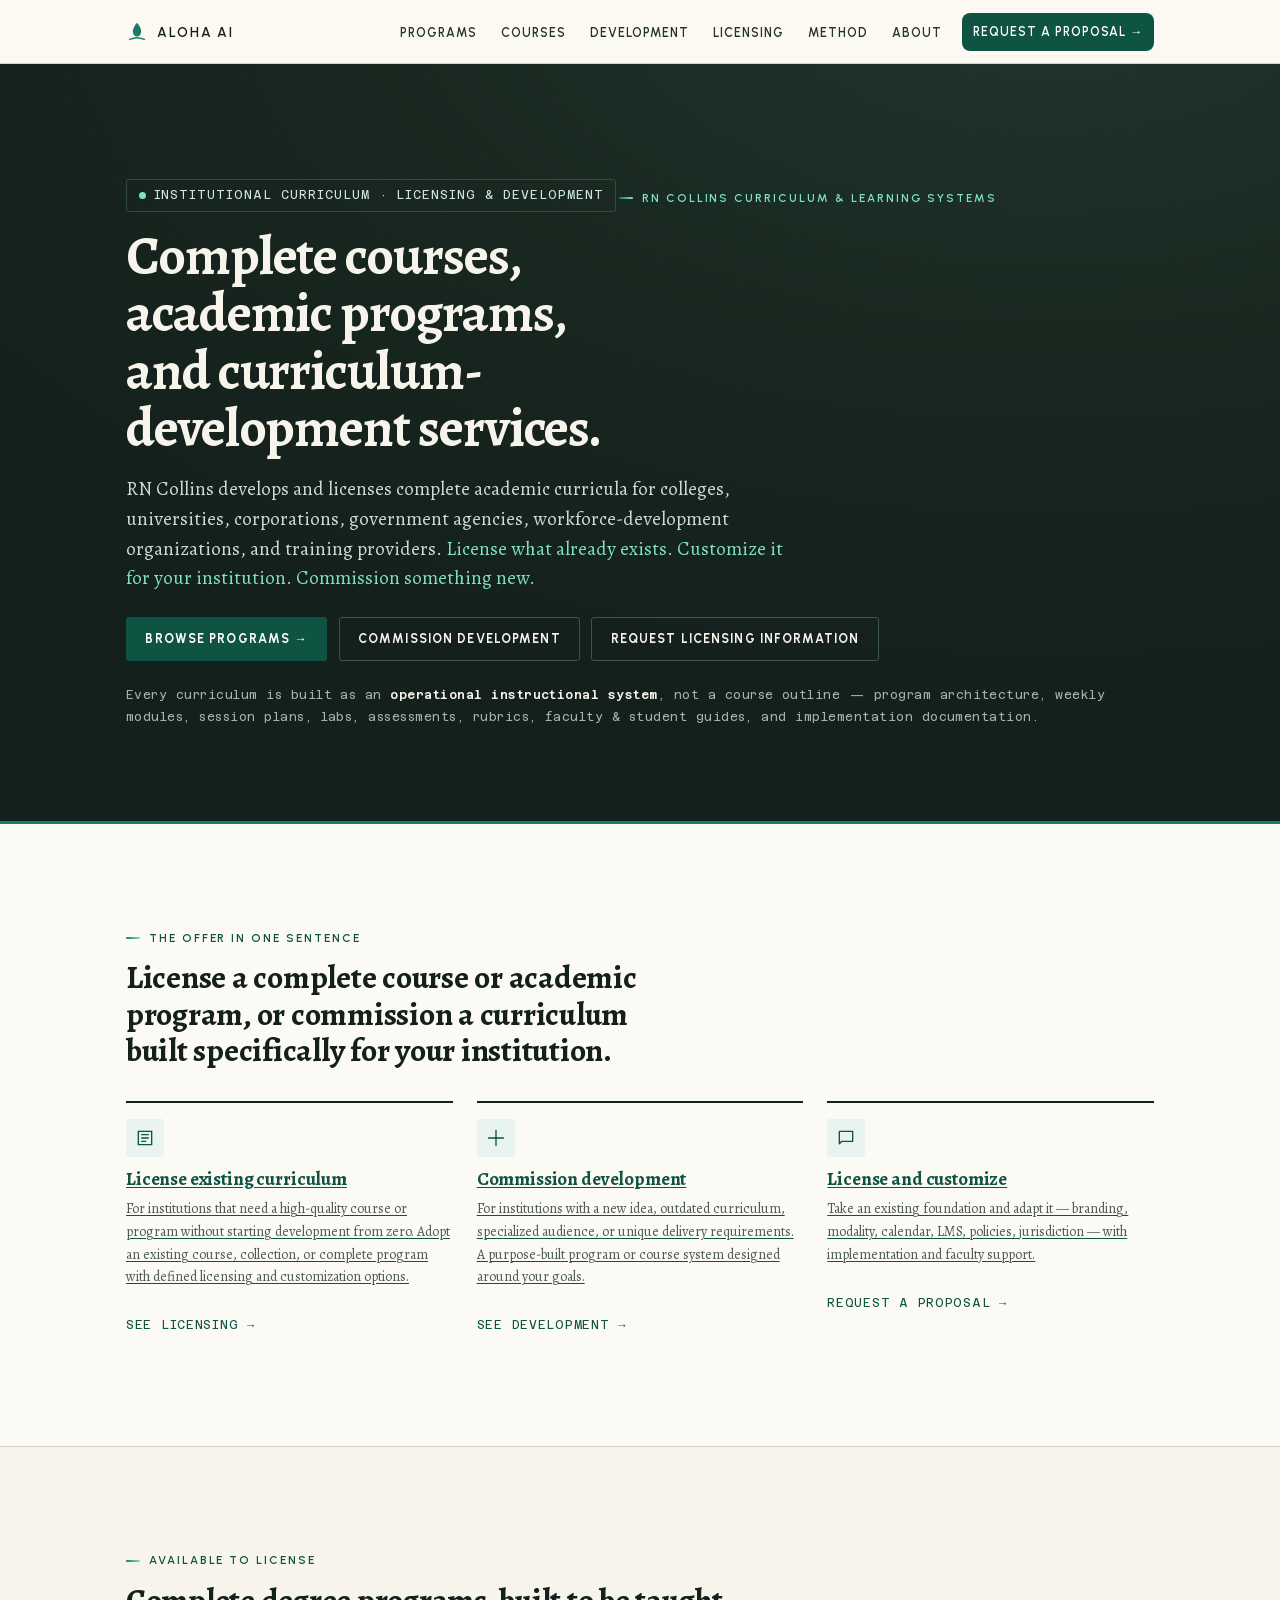
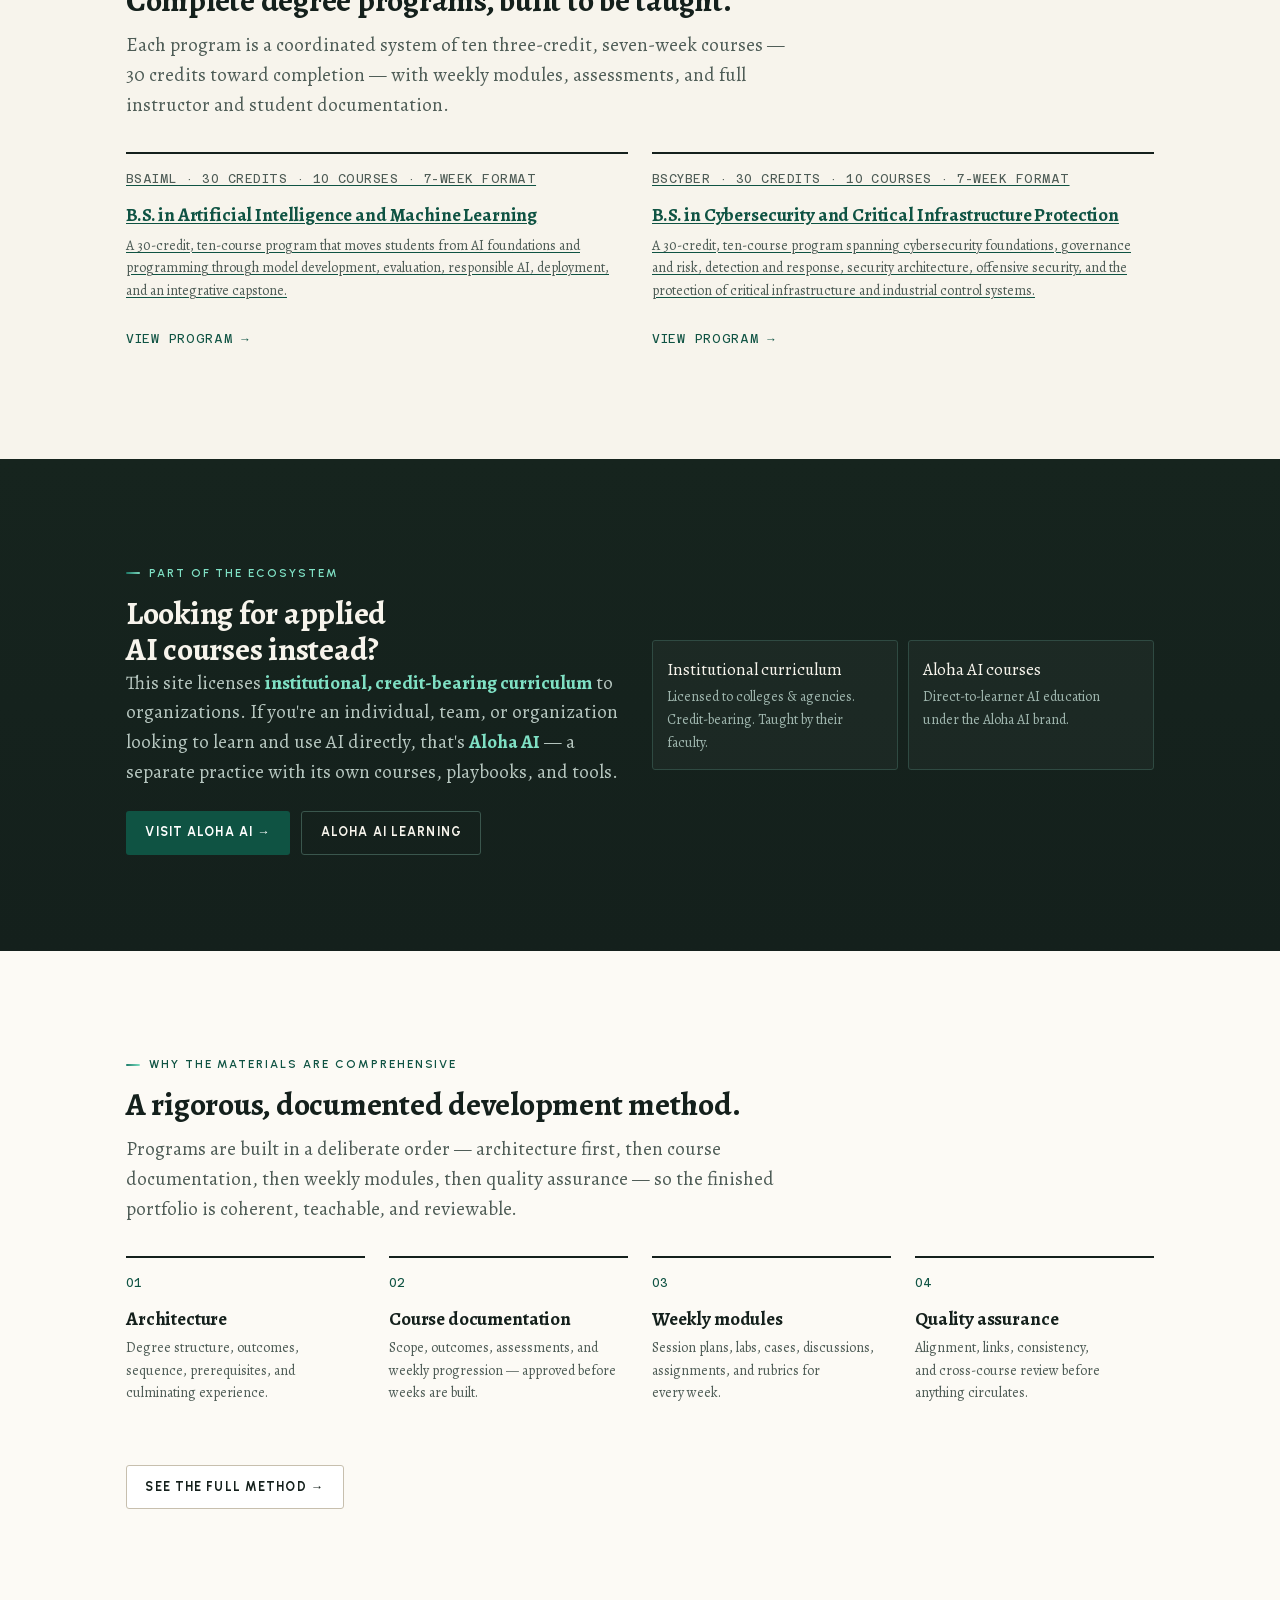
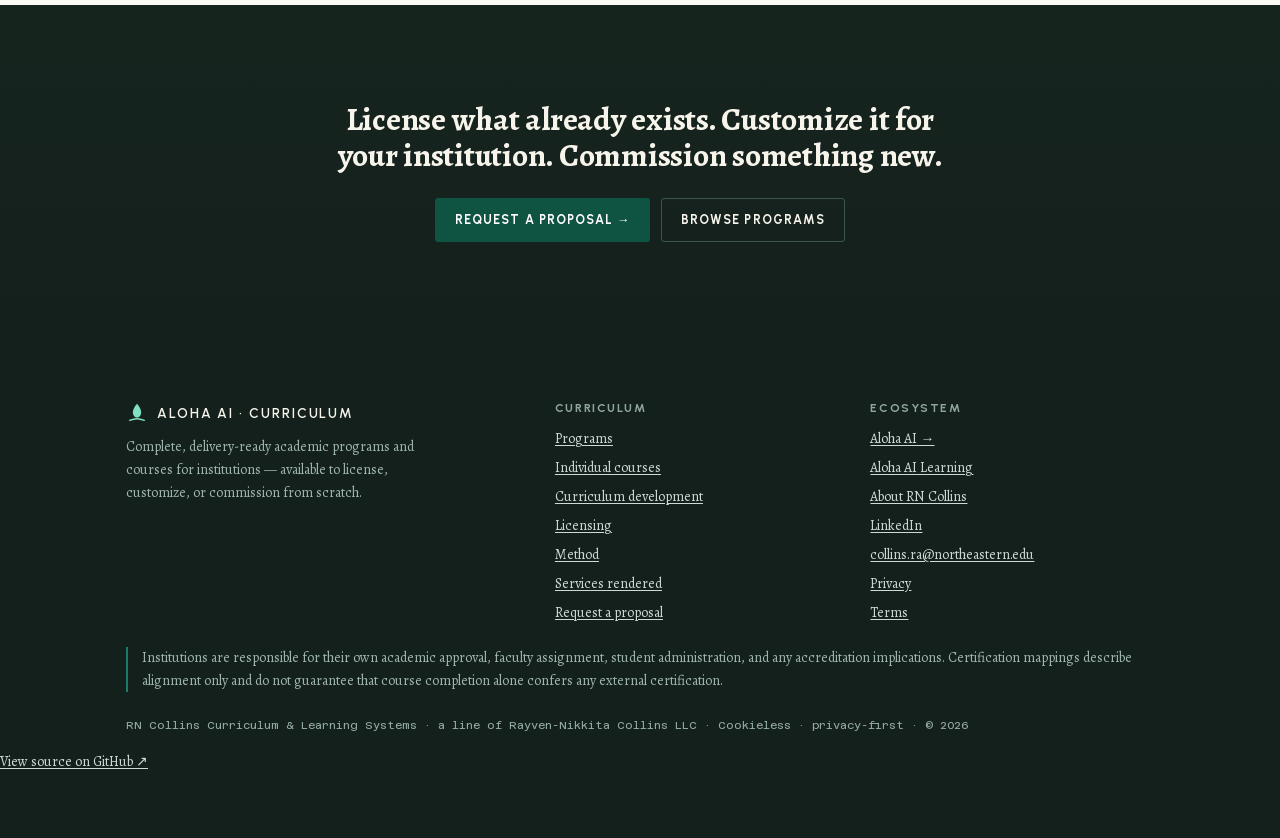
<file: index.html>
<!DOCTYPE html>
<html lang="en">
<head>
<meta charset="UTF-8">
<meta name="viewport" content="width=device-width, initial-scale=1.0">
<title>RN Collins Curriculum — License complete academic programs, or commission a curriculum built for your institution</title>
<meta name="description" content="Complete, delivery-ready academic programs and courses for colleges, universities, agencies, and employers — available to license, customize, or commission from scratch. By RN Collins.">
<link rel="canonical" href="https://curriculum-licensing.vercel.app/">
<meta name="theme-color" content="#14201C">
<meta property="og:type" content="website">
<meta property="og:title" content="RN Collins Curriculum — License complete academic programs, or commission a curriculum built for your institution">
<meta property="og:description" content="Complete, delivery-ready academic programs and courses for colleges, universities, agencies, and employers — available to license, customize, or commission from scratch. By RN Collins.">
<meta property="og:url" content="https://curriculum-licensing.vercel.app/">
<meta name="twitter:card" content="summary_large_image">
<meta name="twitter:title" content="RN Collins Curriculum — License complete academic programs, or commission a curriculum built for your institution">
<meta name="twitter:description" content="Complete, delivery-ready academic programs and courses for colleges, universities, agencies, and employers — available to license, customize, or commission from scratch. By RN Collins.">
<link rel="icon" href="/favicon.svg" type="image/svg+xml">
<link rel="apple-touch-icon" sizes="180x180" href="/apple-touch-icon.png">
<meta property="og:site_name" content="RN Collins Curriculum">
<meta property="og:image" content="https://curriculum-licensing.vercel.app/og.png">
<meta property="og:image:width" content="1200">
<meta property="og:image:height" content="630">
<meta property="og:image:alt" content="RN Collins Curriculum — complete courses, academic programs, and curriculum-development services. Programs run 30 credits across ten three-credit courses in a seven-week format.">
<meta name="twitter:image" content="https://curriculum-licensing.vercel.app/og.png">
<script>document.documentElement.className+=' js';</script>
<link rel="stylesheet" href="/aloha-ds.css">
<script type="application/ld+json">
{"@context":"https://schema.org","@type":"Service","serviceType":"Academic curriculum development and licensing","provider":{"@type":"Person","name":"RN Collins","jobTitle":"Curriculum architect and academic program developer"},"areaServed":"US","url":"https://curriculum-licensing.vercel.app/","description":"Complete, delivery-ready academic programs and courses for colleges, universities, agencies, and employers — available to license, customize, or commission from scratch. By RN Collins.","brand":{"@type":"Organization","name":"Rayven-Nikkita Collins LLC"}}
</script>
<style>
  .hero{position:relative;overflow:hidden;background:var(--grad-hero);color:var(--cream);
    padding-block:clamp(60px,9vw,128px) clamp(48px,6vw,88px);border-bottom:3px solid var(--teal)}
  .hero::before{content:"";position:absolute;inset:0;background-image:radial-gradient(rgba(127,224,196,.05) 1px,transparent 1px);
    background-size:26px 26px;-webkit-mask-image:linear-gradient(180deg,rgba(0,0,0,.6),transparent 70%);mask-image:linear-gradient(180deg,rgba(0,0,0,.6),transparent 70%);pointer-events:none}
  .hero>.wrap{position:relative}
  .hero .display{color:var(--cream);max-width:20ch;margin-bottom:var(--s4)}
  .hero .lead{color:#CFDAD5;max-width:62ch}
  .hero em{color:var(--teal-mint);font-style:normal}
  .hero__cta{display:flex;gap:.7rem;flex-wrap:wrap;margin-top:var(--s5)}
  .hero__meta{margin-top:var(--s5);font-family:var(--mono);font-size:var(--fs-xs);color:#9FB6AE;letter-spacing:.04em;line-height:1.8}
  .hero__meta b{color:var(--cream)}
  .livebadge{display:inline-flex;align-items:center;gap:.5rem;font-family:var(--mono);font-size:var(--fs-xs);
    letter-spacing:.08em;text-transform:uppercase;color:#CDE7DF;border:1px solid #2F4A42;border-radius:var(--r-pill);padding:.34rem .72rem;margin-bottom:var(--s4)}
  .livebadge .dot{width:7px;height:7px;border-radius:50%;background:var(--teal-mint)}
  .sec-head{margin-bottom:var(--s6);max-width:72ch}
  .sec-head .h2{margin-bottom:var(--s3)}
  .pagehead{padding-block:clamp(48px,6vw,84px) clamp(28px,3vw,40px);background:var(--grad-ink);color:var(--cream);border-bottom:3px solid var(--teal)}
  .pagehead .display,.pagehead .h1{color:var(--cream)}
  .pagehead .lead{color:#CFDAD5}
  .card .go{font-family:var(--mono);font-size:var(--fs-xs);color:var(--teal-d);text-transform:uppercase;letter-spacing:.06em;margin-top:.7rem;display:inline-block}
  .card--hover:hover .go{text-decoration:underline}
  .kv{font-family:var(--mono);font-size:var(--fs-xs);letter-spacing:.04em;color:var(--muted);text-transform:uppercase}
  .num-stat{font-family:var(--serif);font-size:2rem;color:var(--teal-d);line-height:1}
  .section--ink .num-stat{color:var(--teal-mint)}
  .clist{list-style:none;margin:0;padding:0}
  .clist li{padding-left:1.4rem;position:relative;margin-bottom:.5rem}
  .clist li::before{content:"";position:absolute;left:0;top:.5em;width:8px;height:8px;border-radius:2px;background:var(--grad-mint-rule)}
  .courserow{display:grid;grid-template-columns:auto 1fr auto;gap:var(--s4);align-items:baseline;padding:var(--s4) 0;border-bottom:1px solid var(--line)}
  .courserow:last-child{border-bottom:0}
  .courserow .code{font-family:var(--mono);font-size:var(--fs-sm);color:var(--teal-d);letter-spacing:.03em}
  .courserow .cr{font-family:var(--mono);font-size:var(--fs-xs);color:var(--muted)}
  @media(max-width:640px){.courserow{grid-template-columns:1fr;gap:var(--s1)}}
  .offergrid{display:grid;grid-template-columns:1fr 1fr 1fr;gap:var(--s5)}
  @media(max-width:820px){.offergrid{grid-template-columns:1fr}}
  .phase{border-left:2px solid var(--line-2);padding:0 0 var(--s5) var(--s5);position:relative;margin-left:.4rem}
  .phase::before{content:"";position:absolute;left:-6px;top:.2rem;width:10px;height:10px;border-radius:50%;background:var(--teal);border:2px solid var(--paper)}
  .phase:last-child{padding-bottom:0}
  .phase .p-num{font-family:var(--mono);font-size:var(--fs-xs);letter-spacing:.1em;color:var(--teal-d);text-transform:uppercase}
</style>
</head>
<body>
<a class="skip" href="#main">Skip to content</a>
<header class="nav">
  <div class="nav__in">
    <a class="nav__brand" href="/" aria-label="Aloha AI home">
      <svg width="22" height="22" viewBox="0 0 24 24" aria-hidden="true"><path d="M12 2c3 3.5 4.5 6.5 4.5 9.2 0 3.4-2 5.8-4.5 5.8s-4.5-2.4-4.5-5.8C7.5 8.5 9 5.5 12 2z" fill="#1B7A68"/><path d="M4 20c3-1.2 5.4-1.8 8-1.8s5 .6 8 1.8" stroke="#1B7A68" stroke-width="1.6" fill="none" stroke-linecap="round"/></svg>
      Aloha&nbsp;AI
    </a>
    <button class="nav__burger" id="burger" aria-expanded="false" aria-controls="navlinks" aria-label="Open menu">
      <svg width="20" height="20" viewBox="0 0 24 24" aria-hidden="true"><path d="M3 6h18M3 12h18M3 18h18" stroke="currentColor" stroke-width="1.8" stroke-linecap="round"/></svg>
    </button>
    <nav aria-label="Primary">
      <ul class="nav__links" id="navlinks">
<li><a href="/programs">Programs</a></li>
<li><a href="/courses">Courses</a></li>
<li><a href="/curriculum-development">Development</a></li>
<li><a href="/licensing">Licensing</a></li>
<li><a href="/method">Method</a></li>
<li><a href="/about">About</a></li>
<li class="nav__cta"><a class="btn btn--primary btn--sm" href="/request">Request a proposal →</a></li>
</ul>
    </nav>
  </div>
</header>
<main id="main"><section class="hero">
    <div class="wrap">
      <span class="livebadge"><span class="dot"></span> Institutional curriculum · licensing &amp; development</span>
      <p class="eyebrow" style="color:var(--teal-mint)">RN Collins Curriculum &amp; Learning Systems</p>
      <h1 class="display">Complete courses, academic programs, and curriculum-development services.</h1>
      <p class="lead">RN Collins develops and licenses complete academic curricula for colleges, universities, corporations, government agencies, workforce-development organizations, and training providers. <em>License what already exists. Customize it for your institution. Commission something new.</em></p>
      <div class="hero__cta">
        <a class="btn btn--primary" href="/programs">Browse programs →</a>
        <a class="btn btn--ghost" href="/curriculum-development">Commission development</a>
        <a class="btn btn--ghost" href="/request">Request licensing information</a>
      </div>
      <p class="hero__meta">Every curriculum is built as an <b>operational instructional system</b>, not a course outline — program architecture, weekly modules, session plans, labs, assessments, rubrics, faculty &amp; student guides, and implementation documentation.</p>
    </div>
  </section>

  <section class="section section--paper">
    <div class="wrap">
      <div class="sec-head reveal">
        <p class="eyebrow">The offer in one sentence</p>
        <h2 class="h2">License a complete course or academic program, or commission a curriculum built specifically for your institution.</h2>
      </div>
      <div class="offergrid">
        <a class="card card--hover reveal" href="/licensing">
          <div class="card__ic"><svg width="20" height="20" viewBox="0 0 24 24"><path d="M4 4h16v16H4z" fill="none" stroke="currentColor" stroke-width="1.6"/><path d="M8 8h8M8 12h8M8 16h5" stroke="currentColor" stroke-width="1.6" stroke-linecap="round"/></svg></div>
          <h3>License existing curriculum</h3>
          <p class="muted small">For institutions that need a high-quality course or program without starting development from zero. Adopt an existing course, collection, or complete program with defined licensing and customization options.</p>
          <span class="go">See licensing →</span>
        </a>
        <a class="card card--hover reveal" href="/curriculum-development">
          <div class="card__ic"><svg width="20" height="20" viewBox="0 0 24 24"><path d="M12 3v18M3 12h18" stroke="currentColor" stroke-width="1.6" stroke-linecap="round"/></svg></div>
          <h3>Commission development</h3>
          <p class="muted small">For institutions with a new idea, outdated curriculum, specialized audience, or unique delivery requirements. A purpose-built program or course system designed around your goals.</p>
          <span class="go">See development →</span>
        </a>
        <a class="card card--hover reveal" href="/request">
          <div class="card__ic"><svg width="20" height="20" viewBox="0 0 24 24"><path d="M4 4h16v12H7l-3 3z" fill="none" stroke="currentColor" stroke-width="1.6" stroke-linejoin="round"/></svg></div>
          <h3>License and customize</h3>
          <p class="muted small">Take an existing foundation and adapt it — branding, modality, calendar, LMS, policies, jurisdiction — with implementation and faculty support.</p>
          <span class="go">Request a proposal →</span>
        </a>
      </div>
    </div>
  </section>

  <section class="section">
    <div class="wrap">
      <div class="sec-head reveal">
        <p class="eyebrow">Available to license</p>
        <h2 class="h2">Complete degree programs, built to be taught.</h2>
        <p class="lead">Each program is a coordinated system of ten three-credit, seven-week courses — 30 credits toward completion — with weekly modules, assessments, and full instructor and student documentation.</p>
      </div>
      <div class="grid grid-2">
        <a class="card card--hover reveal" href="/programs/ai-machine-learning">
          <p class="kv">BSAIML · 30 credits · 10 courses · 7-week format</p>
          <h3 style="margin-top:.4rem">B.S. in Artificial Intelligence and Machine Learning</h3>
          <p class="muted small">A 30-credit, ten-course program that moves students from AI foundations and programming through model development, evaluation, responsible AI, deployment, and an integrative capstone.</p>
          <span class="go">View program →</span>
        </a>
<a class="card card--hover reveal" href="/programs/cybersecurity-critical-infrastructure">
          <p class="kv">BSCYBER · 30 credits · 10 courses · 7-week format</p>
          <h3 style="margin-top:.4rem">B.S. in Cybersecurity and Critical Infrastructure Protection</h3>
          <p class="muted small">A 30-credit, ten-course program spanning cybersecurity foundations, governance and risk, detection and response, security architecture, offensive security, and the protection of critical infrastructure and industrial control systems.</p>
          <span class="go">View program →</span>
        </a>
      </div>
    </div>
  </section>

  <section class="section section--ink">
    <div class="wrap">
      <div class="grid grid-2" style="align-items:center">
        <div class="reveal">
          <p class="eyebrow">Part of the ecosystem</p>
          <h2 class="h2" style="color:var(--cream)">Looking for applied AI courses instead?</h2>
          <p class="lead">This site licenses <b style="color:var(--teal-mint)">institutional, credit-bearing curriculum</b> to organizations. If you're an individual, team, or organization looking to learn and use AI directly, that's <b style="color:var(--teal-mint)">Aloha AI</b> — a separate practice with its own courses, playbooks, and tools.</p>
          <div class="hero__cta">
            <a class="btn btn--primary" href="https://aloha-ai-consulting.vercel.app" target="_blank" rel="noopener">Visit Aloha AI →</a>
            <a class="btn btn--ghost" href="https://aloha-ai-consulting.vercel.app/learning/" target="_blank" rel="noopener">Aloha AI Learning</a>
          </div>
        </div>
        <div class="reveal">
          <div class="moat" style="display:grid;grid-template-columns:1fr 1fr;gap:.6rem">
            <div class="m" style="border:1px solid #2F4A42;border-radius:var(--r-sm);padding:.9rem;background:rgba(255,255,255,.03)"><div class="t" style="font-family:var(--serif);color:var(--cream);margin-bottom:.2rem">Institutional curriculum</div><div class="small" style="color:#9FB6AE">Licensed to colleges &amp; agencies. Credit-bearing. Taught by their faculty.</div></div>
            <div class="m" style="border:1px solid #2F4A42;border-radius:var(--r-sm);padding:.9rem;background:rgba(255,255,255,.03)"><div class="t" style="font-family:var(--serif);color:var(--cream);margin-bottom:.2rem">Aloha AI courses</div><div class="small" style="color:#9FB6AE">Direct-to-learner AI education under the Aloha&nbsp;AI brand.</div></div>
          </div>
        </div>
      </div>
    </div>
  </section>

  <section class="section section--paper">
    <div class="wrap">
      <div class="sec-head reveal">
        <p class="eyebrow">Why the materials are comprehensive</p>
        <h2 class="h2">A rigorous, documented development method.</h2>
        <p class="lead">Programs are built in a deliberate order — architecture first, then course documentation, then weekly modules, then quality assurance — so the finished portfolio is coherent, teachable, and reviewable.</p>
      </div>
      <div class="grid grid-4 keep-2">
        <div class="card reveal"><p class="kv" style="color:var(--teal-d)">01</p><h3 style="margin:.3rem 0 .4rem;font-size:var(--fs-h3)">Architecture</h3><p class="muted small">Degree structure, outcomes, sequence, prerequisites, and culminating experience.</p></div>
<div class="card reveal"><p class="kv" style="color:var(--teal-d)">02</p><h3 style="margin:.3rem 0 .4rem;font-size:var(--fs-h3)">Course documentation</h3><p class="muted small">Scope, outcomes, assessments, and weekly progression — approved before weeks are built.</p></div>
<div class="card reveal"><p class="kv" style="color:var(--teal-d)">03</p><h3 style="margin:.3rem 0 .4rem;font-size:var(--fs-h3)">Weekly modules</h3><p class="muted small">Session plans, labs, cases, discussions, assignments, and rubrics for every week.</p></div>
<div class="card reveal"><p class="kv" style="color:var(--teal-d)">04</p><h3 style="margin:.3rem 0 .4rem;font-size:var(--fs-h3)">Quality assurance</h3><p class="muted small">Alignment, links, consistency, and cross-course review before anything circulates.</p></div>
      </div>
      <div style="margin-top:var(--s6)"><a class="btn btn--outline" href="/method">See the full method →</a></div>
    </div>
  </section>

  <section class="section section--ink">
    <div class="wrap" style="text-align:center;max-width:760px">
      <h2 class="h2" style="color:var(--cream)">License what already exists. Customize it for your institution. Commission something new.</h2>
      <div class="hero__cta" style="justify-content:center;margin-top:var(--s5)">
        <a class="btn btn--primary" href="/request">Request a proposal →</a>
        <a class="btn btn--ghost" href="/programs">Browse programs</a>
      </div>
    </div>
  </section></main>
<footer class="footer" aria-labelledby="foot-h">
  <div class="wrap">
    <h2 id="foot-h" class="small" style="position:absolute;left:-999px">Site footer</h2>
    <div class="footer__grid">
      <div>
        <a class="nav__brand" href="/" style="color:var(--cream)" aria-label="Aloha AI home"><svg width="22" height="22" viewBox="0 0 24 24" aria-hidden="true"><path d="M12 2c3 3.5 4.5 6.5 4.5 9.2 0 3.4-2 5.8-4.5 5.8s-4.5-2.4-4.5-5.8C7.5 8.5 9 5.5 12 2z" fill="#7FE0C4"/><path d="M4 20c3-1.2 5.4-1.8 8-1.8s5 .6 8 1.8" stroke="#7FE0C4" stroke-width="1.6" fill="none" stroke-linecap="round"/></svg> Aloha&nbsp;AI&nbsp;·&nbsp;Curriculum</a>
        <p class="small" style="margin-top:var(--s3);max-width:40ch;color:#9FB6AE">Complete, delivery-ready academic programs and courses for institutions — available to license, customize, or commission from scratch.</p>
      </div>
      <div>
        <h3>Curriculum</h3>
        <ul>
          <li><a href="/programs">Programs</a></li>
          <li><a href="/courses">Individual courses</a></li>
          <li><a href="/curriculum-development">Curriculum development</a></li>
          <li><a href="/licensing">Licensing</a></li>
          <li><a href="/method">Method</a></li>
          <li><a href="/services-rendered">Services rendered</a></li>
          <li><a href="/request">Request a proposal</a></li>
        </ul>
      </div>
      <div>
        <h3>Ecosystem</h3>
        <ul>
          <li><a href="https://aloha-ai-consulting.vercel.app" target="_blank" rel="noopener">Aloha AI →</a></li>
          <li><a href="https://aloha-ai-consulting.vercel.app/learning/" target="_blank" rel="noopener">Aloha AI Learning</a></li>
          <li><a href="/about">About RN Collins</a></li>
          <li><a href="https://www.linkedin.com/in/rn-collins" target="_blank" rel="noopener">LinkedIn</a></li>
          <li><a href="mailto:collins.ra@northeastern.edu?subject=Curriculum%20licensing%20inquiry">collins.ra@northeastern.edu</a></li>
          <li><a href="/privacy">Privacy</a></li>
          <li><a href="/terms">Terms</a></li>
        </ul>
      </div>
    </div>
    <p class="disc small">Institutions are responsible for their own academic approval, faculty assignment, student administration, and any accreditation implications. Certification mappings describe alignment only and do not guarantee that course completion alone confers any external certification.</p>
    <p class="fine">RN Collins Curriculum &amp; Learning Systems · a line of Rayven-Nikkita Collins LLC · Cookieless · privacy-first · © 2026</p>
  </div>
<p><a href="https://github.com/rn-collins/curriculum-licensing" target="_blank" rel="noopener noreferrer">View source on GitHub ↗</a></p></footer>
<script>
  (function(){var b=document.getElementById('burger'),l=document.getElementById('navlinks');
  function set(o){b.setAttribute('aria-expanded',o);l.classList.toggle('open',o);b.setAttribute('aria-label',o?'Close menu':'Open menu');}
  b.addEventListener('click',function(){set(b.getAttribute('aria-expanded')!=='true');});
  l.addEventListener('click',function(e){if(e.target.tagName==='A')set(false);});
  document.addEventListener('keydown',function(e){if(e.key==='Escape')set(false);});})();
  document.querySelectorAll('.acc__btn').forEach(function(btn){var p=document.getElementById(btn.getAttribute('aria-controls'));
    btn.addEventListener('click',function(){var o=btn.getAttribute('aria-expanded')==='true';btn.setAttribute('aria-expanded',!o);p.style.maxHeight=o?null:p.scrollHeight+'px';});});
  (function(){var nav=document.querySelector('.nav');if(!nav)return;var on=function(){nav.classList.toggle('is-stuck',window.scrollY>8);};on();window.addEventListener('scroll',on,{passive:true});})();
  (function(){if(matchMedia('(prefers-reduced-motion:reduce)').matches){document.querySelectorAll('.reveal').forEach(function(e){e.classList.add('in');});return;}
  var io=new IntersectionObserver(function(es){es.forEach(function(e){if(e.isIntersecting){e.target.classList.add('in');io.unobserve(e.target);}});},{threshold:.12});
  document.querySelectorAll('.reveal').forEach(function(e){io.observe(e);});})();
</script>
</body>
</html>
</file>
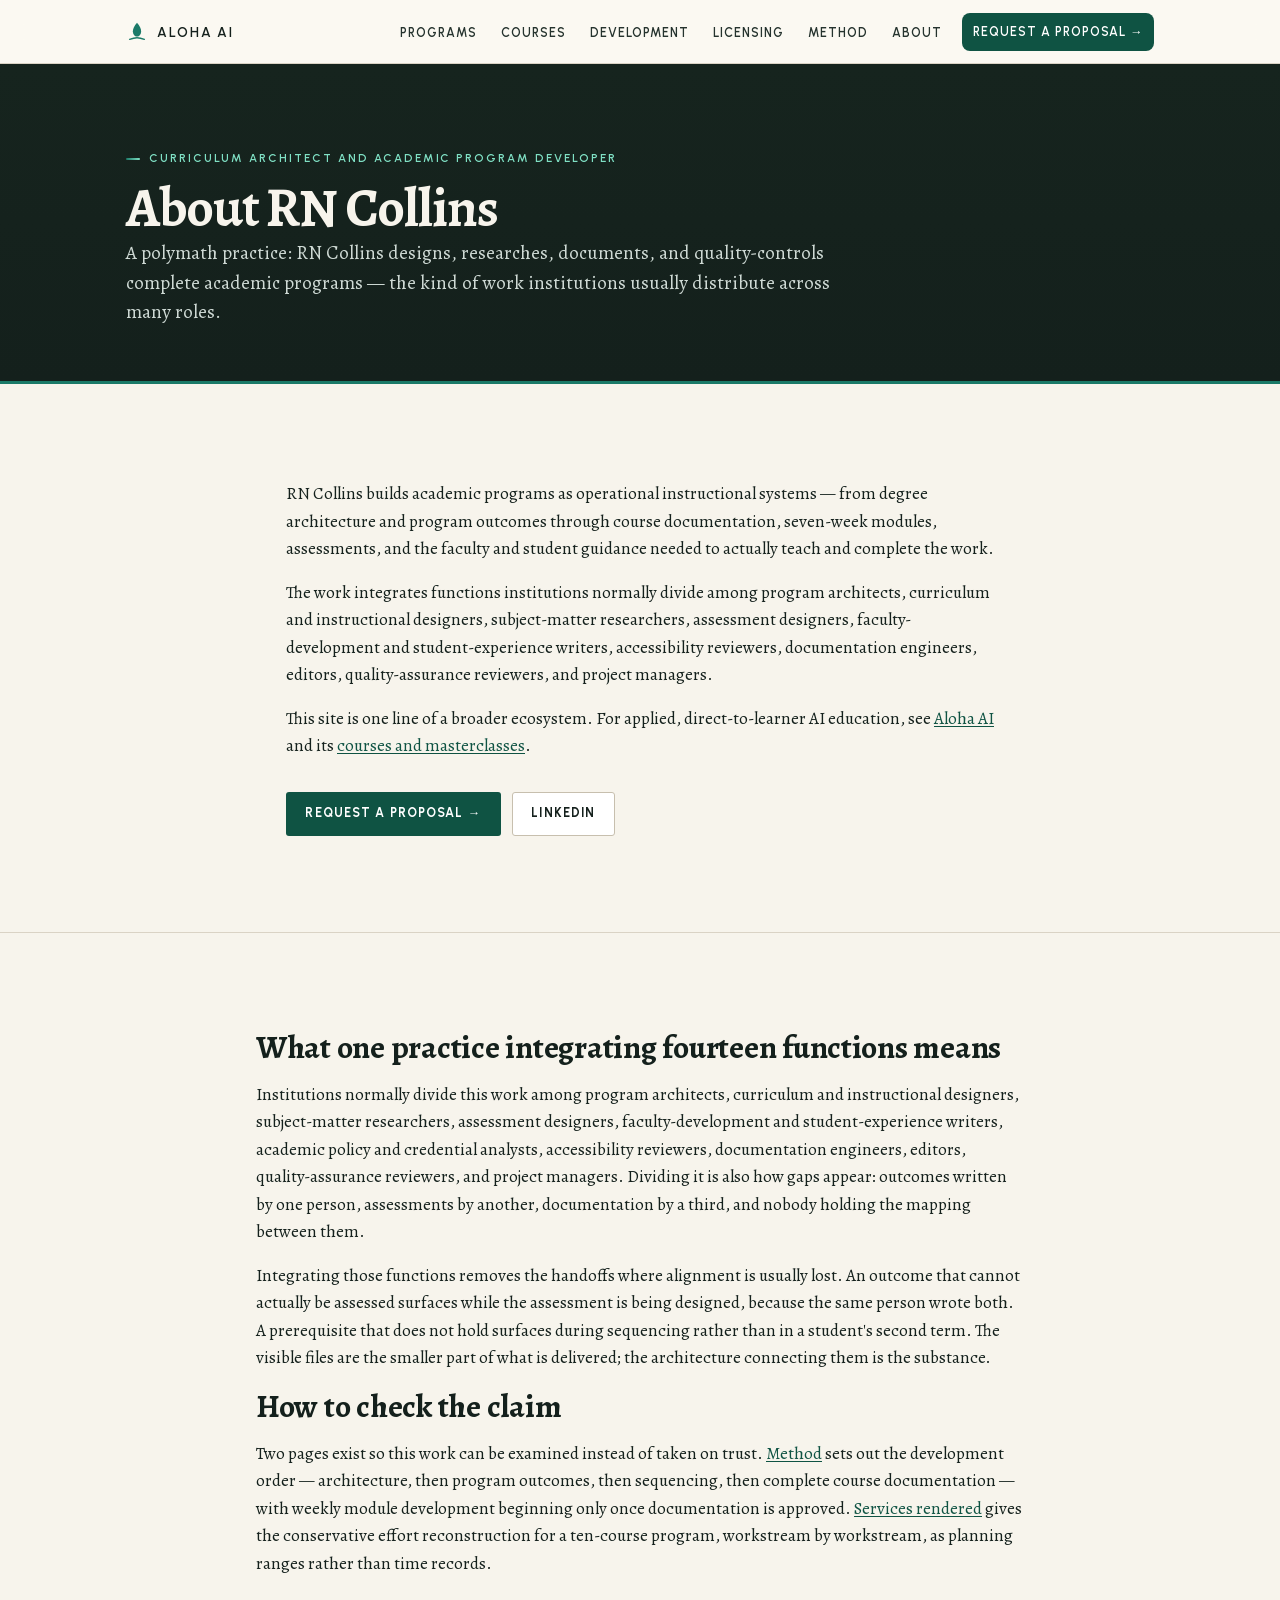
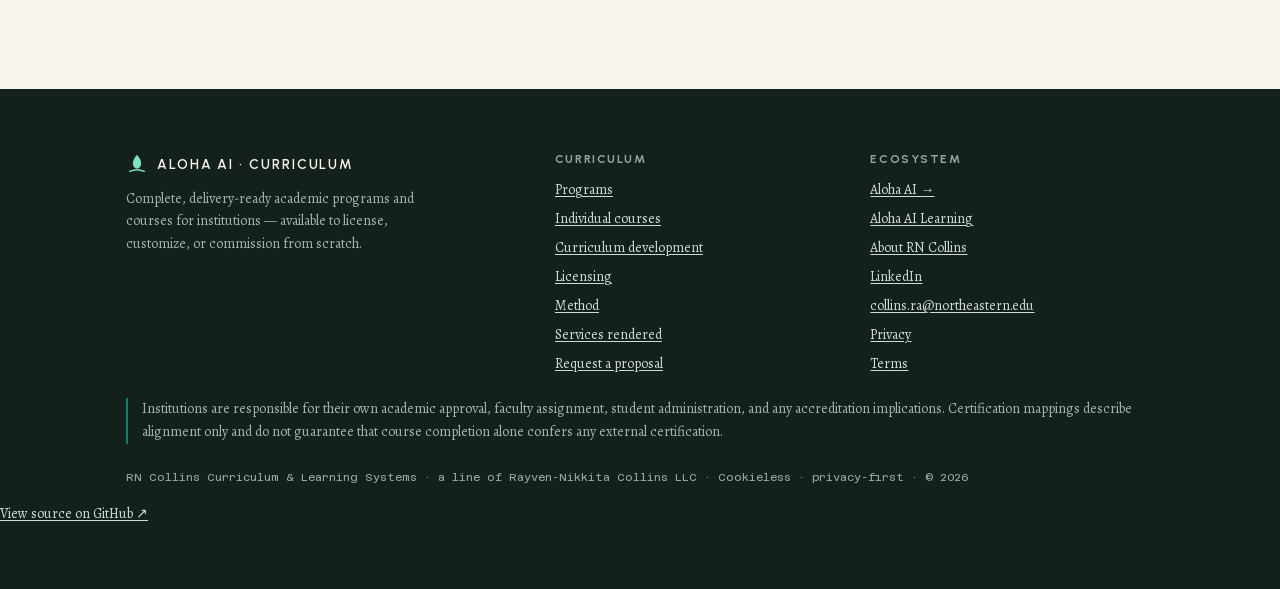
<file: about.html>
<!DOCTYPE html>
<html lang="en">
<head>
<meta charset="UTF-8">
<meta name="viewport" content="width=device-width, initial-scale=1.0">
<title>About RN Collins — Curriculum architect and academic program developer</title>
<meta name="description" content="RN Collins develops and licenses complete academic curricula, integrating program design, subject-matter research, instructional design, assessment, and quality assurance into delivery-ready programs.">
<link rel="canonical" href="https://curriculum-licensing.vercel.app/about">
<meta name="theme-color" content="#14201C">
<meta property="og:type" content="website">
<meta property="og:title" content="About RN Collins — Curriculum architect and academic program developer">
<meta property="og:description" content="RN Collins develops and licenses complete academic curricula, integrating program design, subject-matter research, instructional design, assessment, and quality assurance into delivery-ready programs.">
<meta property="og:url" content="https://curriculum-licensing.vercel.app/about">
<meta name="twitter:card" content="summary_large_image">
<meta name="twitter:title" content="About RN Collins — Curriculum architect and academic program developer">
<meta name="twitter:description" content="RN Collins develops and licenses complete academic curricula, integrating program design, subject-matter research, instructional design, assessment, and quality assurance into delivery-ready programs.">
<link rel="icon" href="/favicon.svg" type="image/svg+xml">
<link rel="apple-touch-icon" sizes="180x180" href="/apple-touch-icon.png">
<meta property="og:site_name" content="RN Collins Curriculum">
<meta property="og:image" content="https://curriculum-licensing.vercel.app/og.png">
<meta property="og:image:width" content="1200">
<meta property="og:image:height" content="630">
<meta property="og:image:alt" content="RN Collins Curriculum — complete courses, academic programs, and curriculum-development services. Programs run 30 credits across ten three-credit courses in a seven-week format.">
<meta name="twitter:image" content="https://curriculum-licensing.vercel.app/og.png">
<script>document.documentElement.className+=' js';</script>
<link rel="stylesheet" href="/aloha-ds.css">
<script type="application/ld+json">
{"@context":"https://schema.org","@type":"Service","serviceType":"Academic curriculum development and licensing","provider":{"@type":"Person","name":"RN Collins","jobTitle":"Curriculum architect and academic program developer"},"areaServed":"US","url":"https://curriculum-licensing.vercel.app/about","description":"RN Collins develops and licenses complete academic curricula, integrating program design, subject-matter research, instructional design, assessment, and quality assurance into delivery-ready programs.","brand":{"@type":"Organization","name":"Rayven-Nikkita Collins LLC"}}
</script>
<style>
  .hero{position:relative;overflow:hidden;background:var(--grad-hero);color:var(--cream);
    padding-block:clamp(60px,9vw,128px) clamp(48px,6vw,88px);border-bottom:3px solid var(--teal)}
  .hero::before{content:"";position:absolute;inset:0;background-image:radial-gradient(rgba(127,224,196,.05) 1px,transparent 1px);
    background-size:26px 26px;-webkit-mask-image:linear-gradient(180deg,rgba(0,0,0,.6),transparent 70%);mask-image:linear-gradient(180deg,rgba(0,0,0,.6),transparent 70%);pointer-events:none}
  .hero>.wrap{position:relative}
  .hero .display{color:var(--cream);max-width:20ch;margin-bottom:var(--s4)}
  .hero .lead{color:#CFDAD5;max-width:62ch}
  .hero em{color:var(--teal-mint);font-style:normal}
  .hero__cta{display:flex;gap:.7rem;flex-wrap:wrap;margin-top:var(--s5)}
  .hero__meta{margin-top:var(--s5);font-family:var(--mono);font-size:var(--fs-xs);color:#9FB6AE;letter-spacing:.04em;line-height:1.8}
  .hero__meta b{color:var(--cream)}
  .livebadge{display:inline-flex;align-items:center;gap:.5rem;font-family:var(--mono);font-size:var(--fs-xs);
    letter-spacing:.08em;text-transform:uppercase;color:#CDE7DF;border:1px solid #2F4A42;border-radius:var(--r-pill);padding:.34rem .72rem;margin-bottom:var(--s4)}
  .livebadge .dot{width:7px;height:7px;border-radius:50%;background:var(--teal-mint)}
  .sec-head{margin-bottom:var(--s6);max-width:72ch}
  .sec-head .h2{margin-bottom:var(--s3)}
  .pagehead{padding-block:clamp(48px,6vw,84px) clamp(28px,3vw,40px);background:var(--grad-ink);color:var(--cream);border-bottom:3px solid var(--teal)}
  .pagehead .display,.pagehead .h1{color:var(--cream)}
  .pagehead .lead{color:#CFDAD5}
  .card .go{font-family:var(--mono);font-size:var(--fs-xs);color:var(--teal-d);text-transform:uppercase;letter-spacing:.06em;margin-top:.7rem;display:inline-block}
  .card--hover:hover .go{text-decoration:underline}
  .kv{font-family:var(--mono);font-size:var(--fs-xs);letter-spacing:.04em;color:var(--muted);text-transform:uppercase}
  .num-stat{font-family:var(--serif);font-size:2rem;color:var(--teal-d);line-height:1}
  .section--ink .num-stat{color:var(--teal-mint)}
  .clist{list-style:none;margin:0;padding:0}
  .clist li{padding-left:1.4rem;position:relative;margin-bottom:.5rem}
  .clist li::before{content:"";position:absolute;left:0;top:.5em;width:8px;height:8px;border-radius:2px;background:var(--grad-mint-rule)}
  .courserow{display:grid;grid-template-columns:auto 1fr auto;gap:var(--s4);align-items:baseline;padding:var(--s4) 0;border-bottom:1px solid var(--line)}
  .courserow:last-child{border-bottom:0}
  .courserow .code{font-family:var(--mono);font-size:var(--fs-sm);color:var(--teal-d);letter-spacing:.03em}
  .courserow .cr{font-family:var(--mono);font-size:var(--fs-xs);color:var(--muted)}
  @media(max-width:640px){.courserow{grid-template-columns:1fr;gap:var(--s1)}}
  .offergrid{display:grid;grid-template-columns:1fr 1fr 1fr;gap:var(--s5)}
  @media(max-width:820px){.offergrid{grid-template-columns:1fr}}
  .phase{border-left:2px solid var(--line-2);padding:0 0 var(--s5) var(--s5);position:relative;margin-left:.4rem}
  .phase::before{content:"";position:absolute;left:-6px;top:.2rem;width:10px;height:10px;border-radius:50%;background:var(--teal);border:2px solid var(--paper)}
  .phase:last-child{padding-bottom:0}
  .phase .p-num{font-family:var(--mono);font-size:var(--fs-xs);letter-spacing:.1em;color:var(--teal-d);text-transform:uppercase}
</style>
</head>
<body>
<a class="skip" href="#main">Skip to content</a>
<header class="nav">
  <div class="nav__in">
    <a class="nav__brand" href="/" aria-label="Aloha AI home">
      <svg width="22" height="22" viewBox="0 0 24 24" aria-hidden="true"><path d="M12 2c3 3.5 4.5 6.5 4.5 9.2 0 3.4-2 5.8-4.5 5.8s-4.5-2.4-4.5-5.8C7.5 8.5 9 5.5 12 2z" fill="#1B7A68"/><path d="M4 20c3-1.2 5.4-1.8 8-1.8s5 .6 8 1.8" stroke="#1B7A68" stroke-width="1.6" fill="none" stroke-linecap="round"/></svg>
      Aloha&nbsp;AI
    </a>
    <button class="nav__burger" id="burger" aria-expanded="false" aria-controls="navlinks" aria-label="Open menu">
      <svg width="20" height="20" viewBox="0 0 24 24" aria-hidden="true"><path d="M3 6h18M3 12h18M3 18h18" stroke="currentColor" stroke-width="1.8" stroke-linecap="round"/></svg>
    </button>
    <nav aria-label="Primary">
      <ul class="nav__links" id="navlinks">
<li><a href="/programs">Programs</a></li>
<li><a href="/courses">Courses</a></li>
<li><a href="/curriculum-development">Development</a></li>
<li><a href="/licensing">Licensing</a></li>
<li><a href="/method">Method</a></li>
<li><a href="/about">About</a></li>
<li class="nav__cta"><a class="btn btn--primary btn--sm" href="/request">Request a proposal →</a></li>
</ul>
    </nav>
  </div>
</header>
<main id="main"><section class="pagehead">
    <div class="wrap">
      <p class="eyebrow" style="color:var(--teal-mint)">Curriculum architect and academic program developer</p>
      <h1 class="display" style="max-width:22ch">About RN Collins</h1>
      <p class="lead" style="max-width:64ch">A polymath practice: RN Collins designs, researches, documents, and quality-controls complete academic programs — the kind of work institutions usually distribute across many roles.</p>
    </div>
  </section>
  <section class="section">
    <div class="wrap" style="max-width:760px">
      <div class="reveal stack">
        <p>RN Collins builds academic programs as operational instructional systems — from degree architecture and program outcomes through course documentation, seven-week modules, assessments, and the faculty and student guidance needed to actually teach and complete the work.</p>
        <p>The work integrates functions institutions normally divide among program architects, curriculum and instructional designers, subject-matter researchers, assessment designers, faculty-development and student-experience writers, accessibility reviewers, documentation engineers, editors, quality-assurance reviewers, and project managers.</p>
        <p>This site is one line of a broader ecosystem. For applied, direct-to-learner AI education, see <a href="https://aloha-ai-consulting.vercel.app" target="_blank" rel="noopener">Aloha AI</a> and its <a href="https://aloha-ai-consulting.vercel.app/learning/" target="_blank" rel="noopener">courses and masterclasses</a>.</p>
      </div>
      <div class="hero__cta" style="margin-top:var(--s6)">
        <a class="btn btn--primary" href="/request">Request a proposal →</a>
        <a class="btn btn--outline" href="https://www.linkedin.com/in/rn-collins" target="_blank" rel="noopener">LinkedIn</a>
      </div>
    </div>
  </section>
  <section class="section">
    <div class="wrap" style="max-width:820px">
      <div class="reveal stack">
        <h2 class="h2">What one practice integrating fourteen functions means</h2>
        <p>Institutions normally divide this work among program architects, curriculum and instructional designers, subject-matter researchers, assessment designers, faculty-development and student-experience writers, academic policy and credential analysts, accessibility reviewers, documentation engineers, editors, quality-assurance reviewers, and project managers. Dividing it is also how gaps appear: outcomes written by one person, assessments by another, documentation by a third, and nobody holding the mapping between them.</p>
        <p>Integrating those functions removes the handoffs where alignment is usually lost. An outcome that cannot actually be assessed surfaces while the assessment is being designed, because the same person wrote both. A prerequisite that does not hold surfaces during sequencing rather than in a student's second term. The visible files are the smaller part of what is delivered; the architecture connecting them is the substance.</p>
        <h2 class="h2">How to check the claim</h2>
        <p>Two pages exist so this work can be examined instead of taken on trust. <a href="/method">Method</a> sets out the development order — architecture, then program outcomes, then sequencing, then complete course documentation — with weekly module development beginning only once documentation is approved. <a href="/services-rendered">Services rendered</a> gives the conservative effort reconstruction for a ten-course program, workstream by workstream, as planning ranges rather than time records.</p>
      </div>
    </div>
  </section></main>
<footer class="footer" aria-labelledby="foot-h">
  <div class="wrap">
    <h2 id="foot-h" class="small" style="position:absolute;left:-999px">Site footer</h2>
    <div class="footer__grid">
      <div>
        <a class="nav__brand" href="/" style="color:var(--cream)" aria-label="Aloha AI home"><svg width="22" height="22" viewBox="0 0 24 24" aria-hidden="true"><path d="M12 2c3 3.5 4.5 6.5 4.5 9.2 0 3.4-2 5.8-4.5 5.8s-4.5-2.4-4.5-5.8C7.5 8.5 9 5.5 12 2z" fill="#7FE0C4"/><path d="M4 20c3-1.2 5.4-1.8 8-1.8s5 .6 8 1.8" stroke="#7FE0C4" stroke-width="1.6" fill="none" stroke-linecap="round"/></svg> Aloha&nbsp;AI&nbsp;·&nbsp;Curriculum</a>
        <p class="small" style="margin-top:var(--s3);max-width:40ch;color:#9FB6AE">Complete, delivery-ready academic programs and courses for institutions — available to license, customize, or commission from scratch.</p>
      </div>
      <div>
        <h3>Curriculum</h3>
        <ul>
          <li><a href="/programs">Programs</a></li>
          <li><a href="/courses">Individual courses</a></li>
          <li><a href="/curriculum-development">Curriculum development</a></li>
          <li><a href="/licensing">Licensing</a></li>
          <li><a href="/method">Method</a></li>
          <li><a href="/services-rendered">Services rendered</a></li>
          <li><a href="/request">Request a proposal</a></li>
        </ul>
      </div>
      <div>
        <h3>Ecosystem</h3>
        <ul>
          <li><a href="https://aloha-ai-consulting.vercel.app" target="_blank" rel="noopener">Aloha AI →</a></li>
          <li><a href="https://aloha-ai-consulting.vercel.app/learning/" target="_blank" rel="noopener">Aloha AI Learning</a></li>
          <li><a href="/about">About RN Collins</a></li>
          <li><a href="https://www.linkedin.com/in/rn-collins" target="_blank" rel="noopener">LinkedIn</a></li>
          <li><a href="mailto:collins.ra@northeastern.edu?subject=Curriculum%20licensing%20inquiry">collins.ra@northeastern.edu</a></li>
          <li><a href="/privacy">Privacy</a></li>
          <li><a href="/terms">Terms</a></li>
        </ul>
      </div>
    </div>
    <p class="disc small">Institutions are responsible for their own academic approval, faculty assignment, student administration, and any accreditation implications. Certification mappings describe alignment only and do not guarantee that course completion alone confers any external certification.</p>
    <p class="fine">RN Collins Curriculum &amp; Learning Systems · a line of Rayven-Nikkita Collins LLC · Cookieless · privacy-first · © 2026</p>
  </div>
<p><a href="https://github.com/rn-collins/curriculum-licensing" target="_blank" rel="noopener noreferrer">View source on GitHub ↗</a></p></footer>
<script>
  (function(){var b=document.getElementById('burger'),l=document.getElementById('navlinks');
  function set(o){b.setAttribute('aria-expanded',o);l.classList.toggle('open',o);b.setAttribute('aria-label',o?'Close menu':'Open menu');}
  b.addEventListener('click',function(){set(b.getAttribute('aria-expanded')!=='true');});
  l.addEventListener('click',function(e){if(e.target.tagName==='A')set(false);});
  document.addEventListener('keydown',function(e){if(e.key==='Escape')set(false);});})();
  document.querySelectorAll('.acc__btn').forEach(function(btn){var p=document.getElementById(btn.getAttribute('aria-controls'));
    btn.addEventListener('click',function(){var o=btn.getAttribute('aria-expanded')==='true';btn.setAttribute('aria-expanded',!o);p.style.maxHeight=o?null:p.scrollHeight+'px';});});
  (function(){var nav=document.querySelector('.nav');if(!nav)return;var on=function(){nav.classList.toggle('is-stuck',window.scrollY>8);};on();window.addEventListener('scroll',on,{passive:true});})();
  (function(){if(matchMedia('(prefers-reduced-motion:reduce)').matches){document.querySelectorAll('.reveal').forEach(function(e){e.classList.add('in');});return;}
  var io=new IntersectionObserver(function(es){es.forEach(function(e){if(e.isIntersecting){e.target.classList.add('in');io.unobserve(e.target);}});},{threshold:.12});
  document.querySelectorAll('.reveal').forEach(function(e){io.observe(e);});})();
</script>
</body>
</html>
</file>
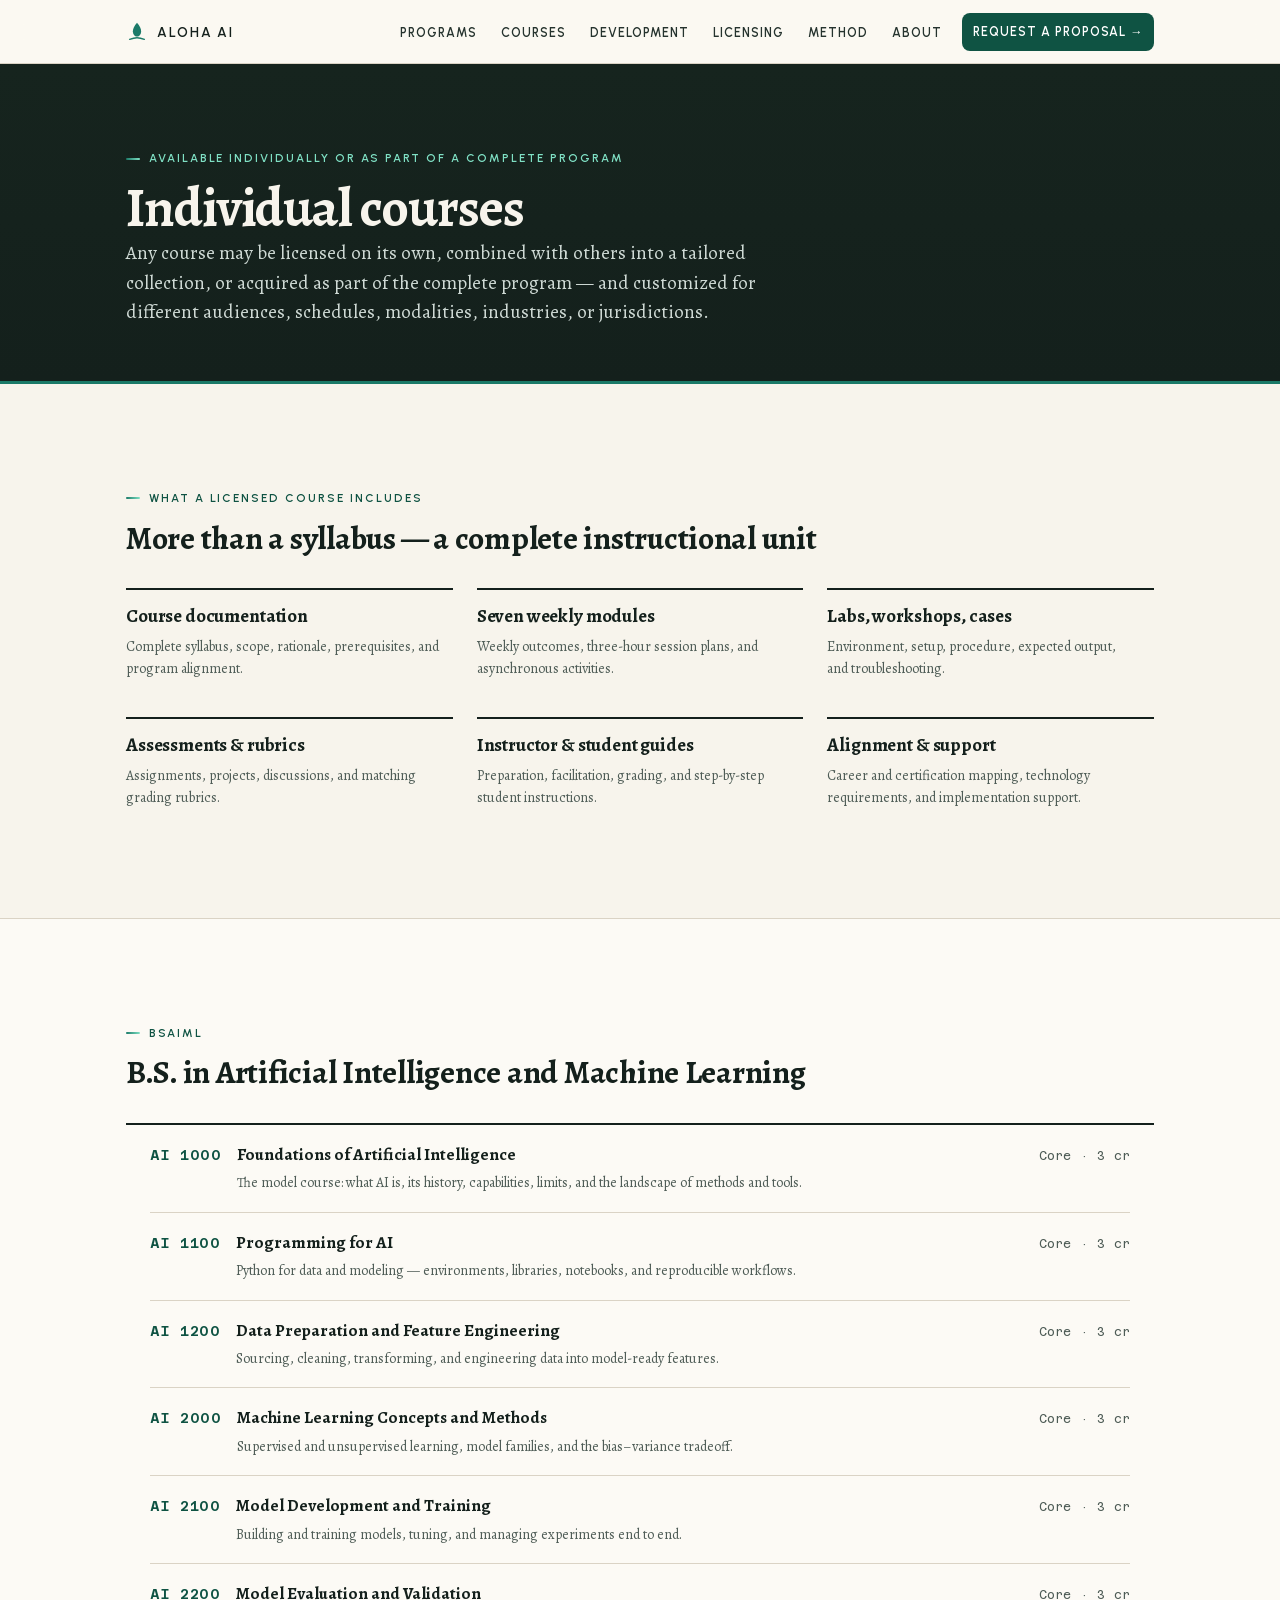
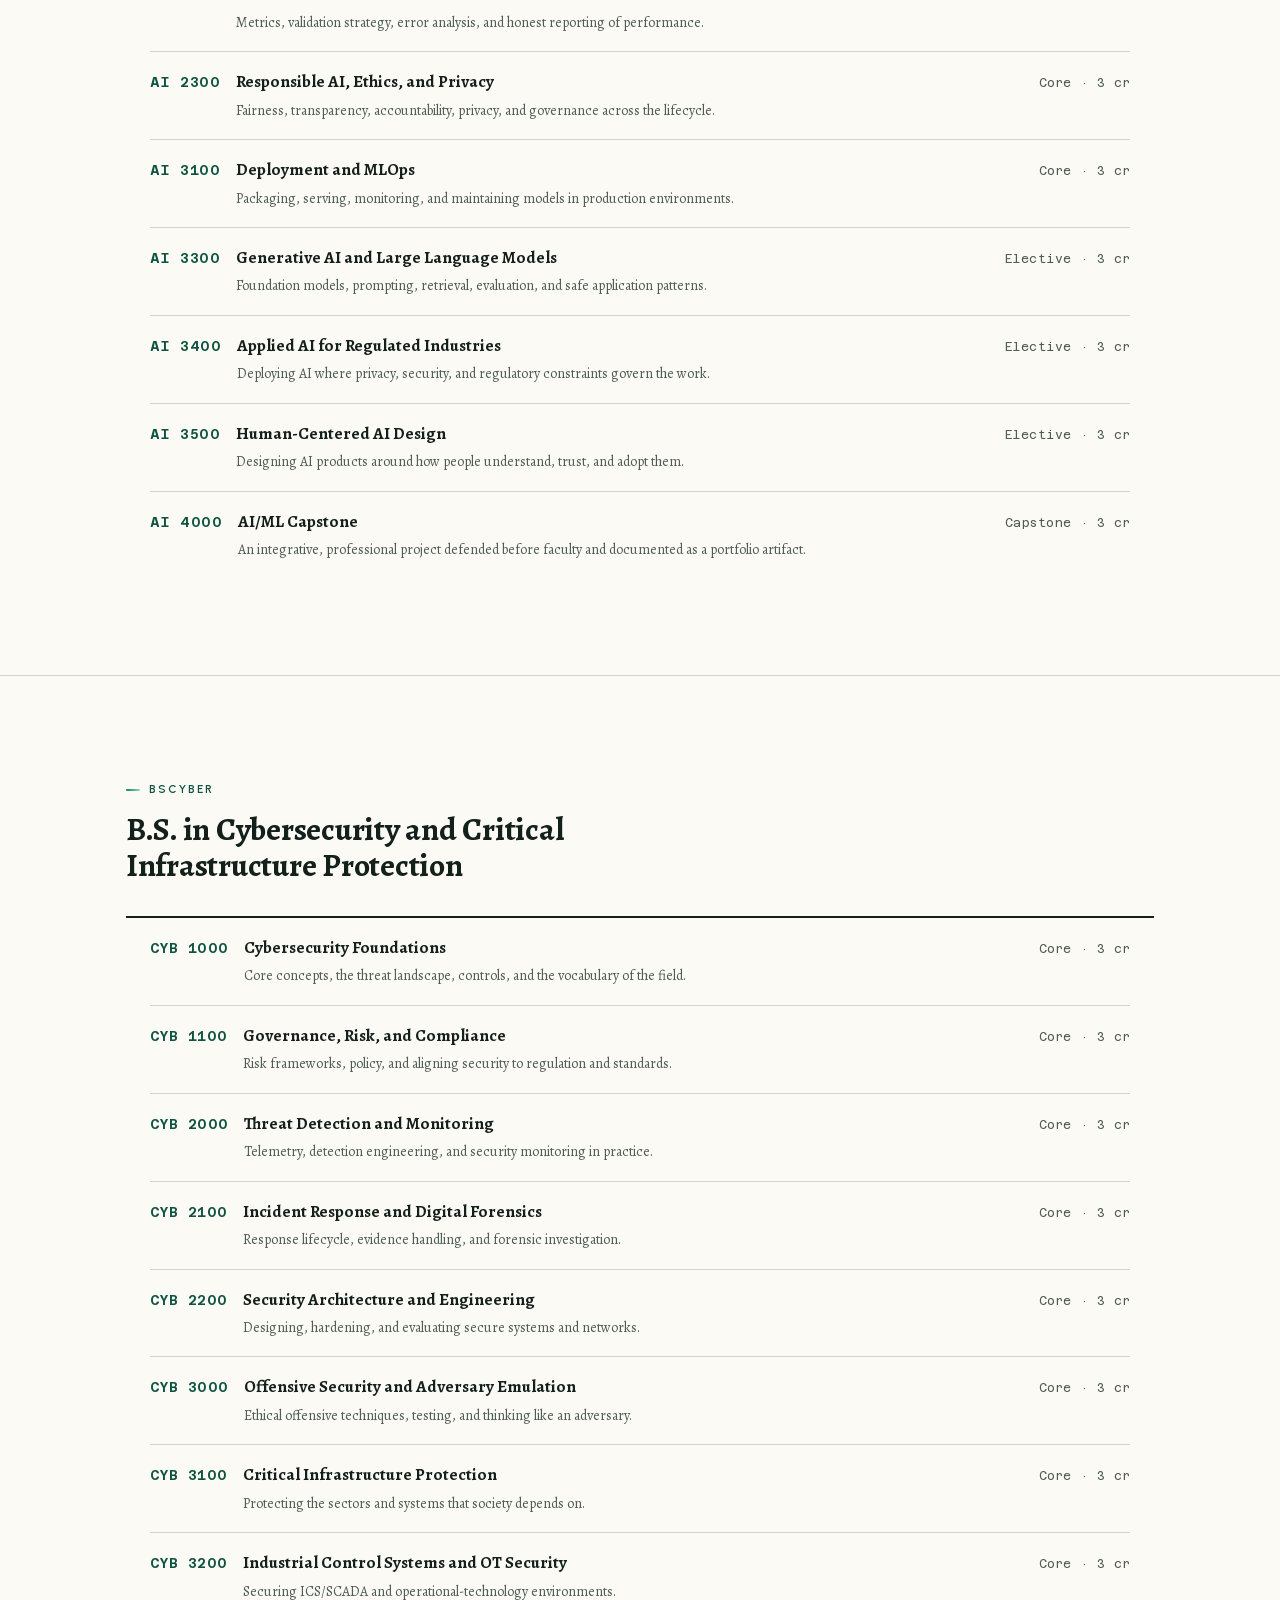
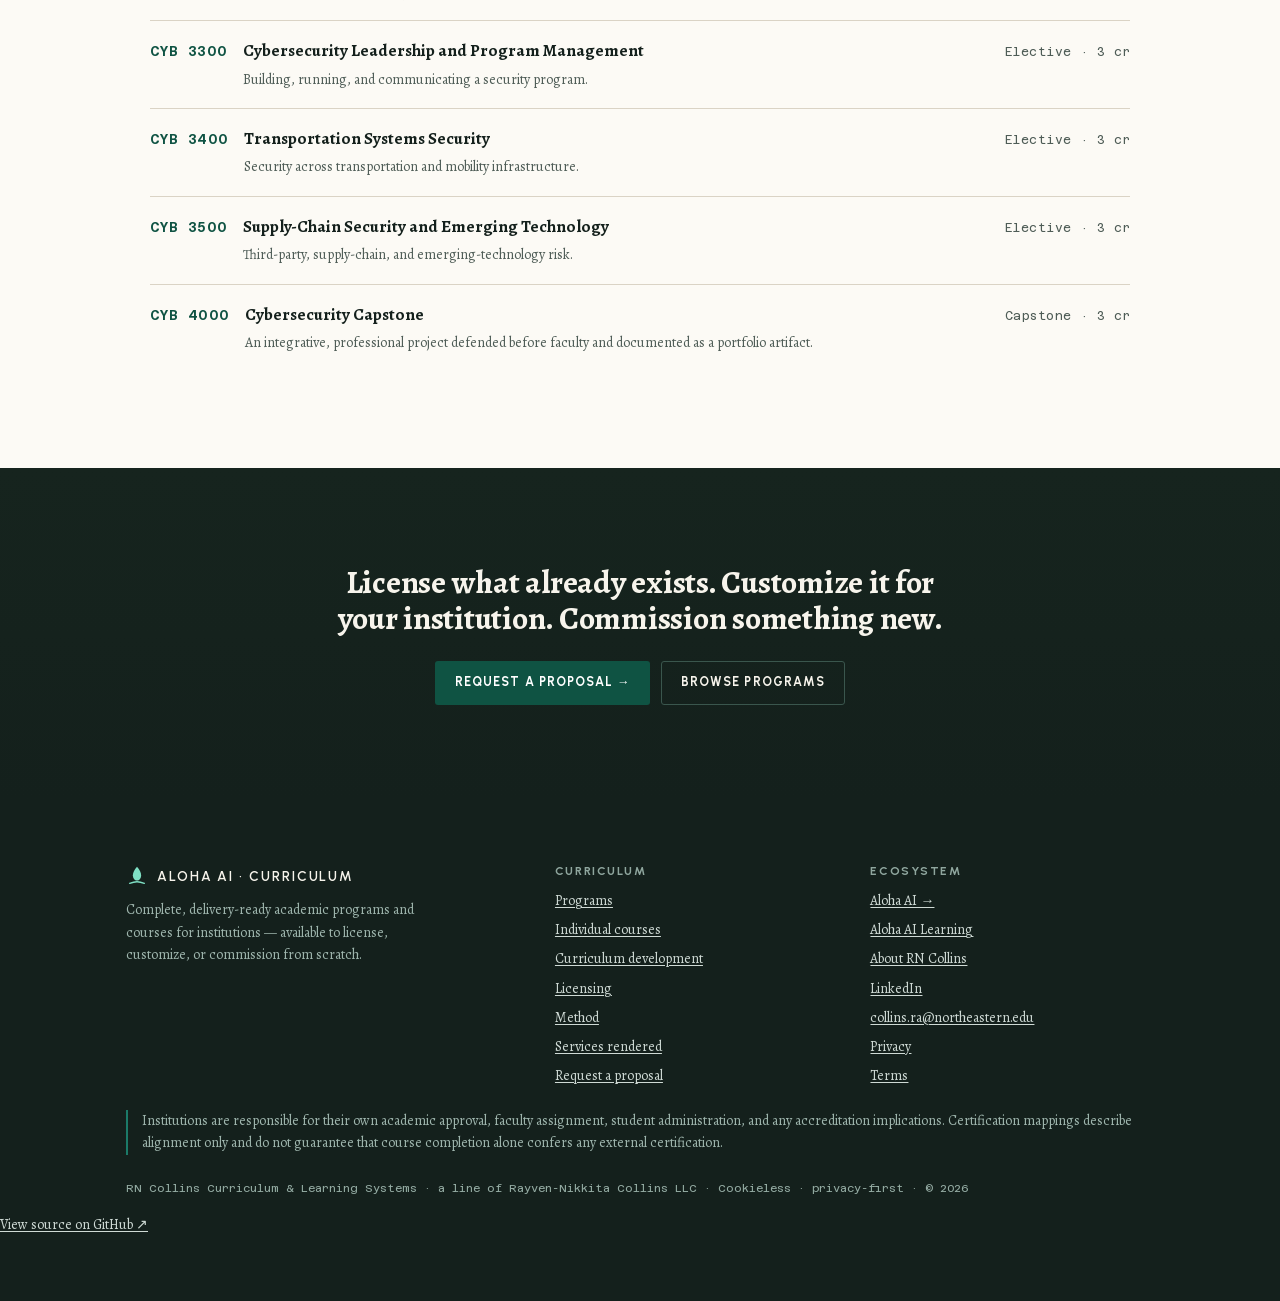
<file: courses.html>
<!DOCTYPE html>
<html lang="en">
<head>
<meta charset="UTF-8">
<meta name="viewport" content="width=device-width, initial-scale=1.0">
<title>Individual courses — License separately or assemble a tailored curriculum | RN Collins Curriculum</title>
<meta name="description" content="Individual three-credit, seven-week courses available to license on their own, combined into a collection, or acquired as part of a complete program.">
<link rel="canonical" href="https://curriculum-licensing.vercel.app/courses">
<meta name="theme-color" content="#14201C">
<meta property="og:type" content="website">
<meta property="og:title" content="Individual courses — License separately or assemble a tailored curriculum | RN Collins Curriculum">
<meta property="og:description" content="Individual three-credit, seven-week courses available to license on their own, combined into a collection, or acquired as part of a complete program.">
<meta property="og:url" content="https://curriculum-licensing.vercel.app/courses">
<meta name="twitter:card" content="summary_large_image">
<meta name="twitter:title" content="Individual courses — License separately or assemble a tailored curriculum | RN Collins Curriculum">
<meta name="twitter:description" content="Individual three-credit, seven-week courses available to license on their own, combined into a collection, or acquired as part of a complete program.">
<link rel="icon" href="/favicon.svg" type="image/svg+xml">
<link rel="apple-touch-icon" sizes="180x180" href="/apple-touch-icon.png">
<meta property="og:site_name" content="RN Collins Curriculum">
<meta property="og:image" content="https://curriculum-licensing.vercel.app/og.png">
<meta property="og:image:width" content="1200">
<meta property="og:image:height" content="630">
<meta property="og:image:alt" content="RN Collins Curriculum — complete courses, academic programs, and curriculum-development services. Programs run 30 credits across ten three-credit courses in a seven-week format.">
<meta name="twitter:image" content="https://curriculum-licensing.vercel.app/og.png">
<script>document.documentElement.className+=' js';</script>
<link rel="stylesheet" href="/aloha-ds.css">
<script type="application/ld+json">
{"@context":"https://schema.org","@type":"Service","serviceType":"Academic curriculum development and licensing","provider":{"@type":"Person","name":"RN Collins","jobTitle":"Curriculum architect and academic program developer"},"areaServed":"US","url":"https://curriculum-licensing.vercel.app/courses","description":"Individual three-credit, seven-week courses available to license on their own, combined into a collection, or acquired as part of a complete program.","brand":{"@type":"Organization","name":"Rayven-Nikkita Collins LLC"}}
</script>
<style>
  .hero{position:relative;overflow:hidden;background:var(--grad-hero);color:var(--cream);
    padding-block:clamp(60px,9vw,128px) clamp(48px,6vw,88px);border-bottom:3px solid var(--teal)}
  .hero::before{content:"";position:absolute;inset:0;background-image:radial-gradient(rgba(127,224,196,.05) 1px,transparent 1px);
    background-size:26px 26px;-webkit-mask-image:linear-gradient(180deg,rgba(0,0,0,.6),transparent 70%);mask-image:linear-gradient(180deg,rgba(0,0,0,.6),transparent 70%);pointer-events:none}
  .hero>.wrap{position:relative}
  .hero .display{color:var(--cream);max-width:20ch;margin-bottom:var(--s4)}
  .hero .lead{color:#CFDAD5;max-width:62ch}
  .hero em{color:var(--teal-mint);font-style:normal}
  .hero__cta{display:flex;gap:.7rem;flex-wrap:wrap;margin-top:var(--s5)}
  .hero__meta{margin-top:var(--s5);font-family:var(--mono);font-size:var(--fs-xs);color:#9FB6AE;letter-spacing:.04em;line-height:1.8}
  .hero__meta b{color:var(--cream)}
  .livebadge{display:inline-flex;align-items:center;gap:.5rem;font-family:var(--mono);font-size:var(--fs-xs);
    letter-spacing:.08em;text-transform:uppercase;color:#CDE7DF;border:1px solid #2F4A42;border-radius:var(--r-pill);padding:.34rem .72rem;margin-bottom:var(--s4)}
  .livebadge .dot{width:7px;height:7px;border-radius:50%;background:var(--teal-mint)}
  .sec-head{margin-bottom:var(--s6);max-width:72ch}
  .sec-head .h2{margin-bottom:var(--s3)}
  .pagehead{padding-block:clamp(48px,6vw,84px) clamp(28px,3vw,40px);background:var(--grad-ink);color:var(--cream);border-bottom:3px solid var(--teal)}
  .pagehead .display,.pagehead .h1{color:var(--cream)}
  .pagehead .lead{color:#CFDAD5}
  .card .go{font-family:var(--mono);font-size:var(--fs-xs);color:var(--teal-d);text-transform:uppercase;letter-spacing:.06em;margin-top:.7rem;display:inline-block}
  .card--hover:hover .go{text-decoration:underline}
  .kv{font-family:var(--mono);font-size:var(--fs-xs);letter-spacing:.04em;color:var(--muted);text-transform:uppercase}
  .num-stat{font-family:var(--serif);font-size:2rem;color:var(--teal-d);line-height:1}
  .section--ink .num-stat{color:var(--teal-mint)}
  .clist{list-style:none;margin:0;padding:0}
  .clist li{padding-left:1.4rem;position:relative;margin-bottom:.5rem}
  .clist li::before{content:"";position:absolute;left:0;top:.5em;width:8px;height:8px;border-radius:2px;background:var(--grad-mint-rule)}
  .courserow{display:grid;grid-template-columns:auto 1fr auto;gap:var(--s4);align-items:baseline;padding:var(--s4) 0;border-bottom:1px solid var(--line)}
  .courserow:last-child{border-bottom:0}
  .courserow .code{font-family:var(--mono);font-size:var(--fs-sm);color:var(--teal-d);letter-spacing:.03em}
  .courserow .cr{font-family:var(--mono);font-size:var(--fs-xs);color:var(--muted)}
  @media(max-width:640px){.courserow{grid-template-columns:1fr;gap:var(--s1)}}
  .offergrid{display:grid;grid-template-columns:1fr 1fr 1fr;gap:var(--s5)}
  @media(max-width:820px){.offergrid{grid-template-columns:1fr}}
  .phase{border-left:2px solid var(--line-2);padding:0 0 var(--s5) var(--s5);position:relative;margin-left:.4rem}
  .phase::before{content:"";position:absolute;left:-6px;top:.2rem;width:10px;height:10px;border-radius:50%;background:var(--teal);border:2px solid var(--paper)}
  .phase:last-child{padding-bottom:0}
  .phase .p-num{font-family:var(--mono);font-size:var(--fs-xs);letter-spacing:.1em;color:var(--teal-d);text-transform:uppercase}
</style>
</head>
<body>
<a class="skip" href="#main">Skip to content</a>
<header class="nav">
  <div class="nav__in">
    <a class="nav__brand" href="/" aria-label="Aloha AI home">
      <svg width="22" height="22" viewBox="0 0 24 24" aria-hidden="true"><path d="M12 2c3 3.5 4.5 6.5 4.5 9.2 0 3.4-2 5.8-4.5 5.8s-4.5-2.4-4.5-5.8C7.5 8.5 9 5.5 12 2z" fill="#1B7A68"/><path d="M4 20c3-1.2 5.4-1.8 8-1.8s5 .6 8 1.8" stroke="#1B7A68" stroke-width="1.6" fill="none" stroke-linecap="round"/></svg>
      Aloha&nbsp;AI
    </a>
    <button class="nav__burger" id="burger" aria-expanded="false" aria-controls="navlinks" aria-label="Open menu">
      <svg width="20" height="20" viewBox="0 0 24 24" aria-hidden="true"><path d="M3 6h18M3 12h18M3 18h18" stroke="currentColor" stroke-width="1.8" stroke-linecap="round"/></svg>
    </button>
    <nav aria-label="Primary">
      <ul class="nav__links" id="navlinks">
<li><a href="/programs">Programs</a></li>
<li><a href="/courses">Courses</a></li>
<li><a href="/curriculum-development">Development</a></li>
<li><a href="/licensing">Licensing</a></li>
<li><a href="/method">Method</a></li>
<li><a href="/about">About</a></li>
<li class="nav__cta"><a class="btn btn--primary btn--sm" href="/request">Request a proposal →</a></li>
</ul>
    </nav>
  </div>
</header>
<main id="main"><section class="pagehead">
    <div class="wrap">
      <p class="eyebrow" style="color:var(--teal-mint)">Available individually or as part of a complete program</p>
      <h1 class="display" style="max-width:22ch">Individual courses</h1>
      <p class="lead" style="max-width:64ch">Any course may be licensed on its own, combined with others into a tailored collection, or acquired as part of the complete program — and customized for different audiences, schedules, modalities, industries, or jurisdictions.</p>
    </div>
  </section>
  <section class="section">
    <div class="wrap">
      <div class="sec-head reveal">
        <p class="eyebrow">What a licensed course includes</p>
        <h2 class="h2">More than a syllabus — a complete instructional unit</h2>
      </div>
      <div class="grid grid-3">
        <div class="card reveal"><h3 style="font-size:var(--fs-h3)">Course documentation</h3><p class="muted small" style="margin-bottom:0">Complete syllabus, scope, rationale, prerequisites, and program alignment.</p></div>
<div class="card reveal"><h3 style="font-size:var(--fs-h3)">Seven weekly modules</h3><p class="muted small" style="margin-bottom:0">Weekly outcomes, three-hour session plans, and asynchronous activities.</p></div>
<div class="card reveal"><h3 style="font-size:var(--fs-h3)">Labs, workshops, cases</h3><p class="muted small" style="margin-bottom:0">Environment, setup, procedure, expected output, and troubleshooting.</p></div>
<div class="card reveal"><h3 style="font-size:var(--fs-h3)">Assessments &amp; rubrics</h3><p class="muted small" style="margin-bottom:0">Assignments, projects, discussions, and matching grading rubrics.</p></div>
<div class="card reveal"><h3 style="font-size:var(--fs-h3)">Instructor &amp; student guides</h3><p class="muted small" style="margin-bottom:0">Preparation, facilitation, grading, and step-by-step student instructions.</p></div>
<div class="card reveal"><h3 style="font-size:var(--fs-h3)">Alignment &amp; support</h3><p class="muted small" style="margin-bottom:0">Career and certification mapping, technology requirements, and implementation support.</p></div>
      </div>
    </div>
  </section>
  <section class="section section--paper">
    <div class="wrap">
      <div class="sec-head reveal">
        <p class="eyebrow">BSAIML</p>
        <h2 class="h2">B.S. in Artificial Intelligence and Machine Learning</h2>
      </div>
      <div class="card reveal" style="padding:0 var(--s5)">
        <div class="courserow"><span class="code">AI 1000</span><span><b>Foundations of Artificial Intelligence</b><br><span class="muted small">The model course: what AI is, its history, capabilities, limits, and the landscape of methods and tools.</span></span><span class="cr">Core · 3 cr</span></div>
<div class="courserow"><span class="code">AI 1100</span><span><b>Programming for AI</b><br><span class="muted small">Python for data and modeling — environments, libraries, notebooks, and reproducible workflows.</span></span><span class="cr">Core · 3 cr</span></div>
<div class="courserow"><span class="code">AI 1200</span><span><b>Data Preparation and Feature Engineering</b><br><span class="muted small">Sourcing, cleaning, transforming, and engineering data into model-ready features.</span></span><span class="cr">Core · 3 cr</span></div>
<div class="courserow"><span class="code">AI 2000</span><span><b>Machine Learning Concepts and Methods</b><br><span class="muted small">Supervised and unsupervised learning, model families, and the bias–variance tradeoff.</span></span><span class="cr">Core · 3 cr</span></div>
<div class="courserow"><span class="code">AI 2100</span><span><b>Model Development and Training</b><br><span class="muted small">Building and training models, tuning, and managing experiments end to end.</span></span><span class="cr">Core · 3 cr</span></div>
<div class="courserow"><span class="code">AI 2200</span><span><b>Model Evaluation and Validation</b><br><span class="muted small">Metrics, validation strategy, error analysis, and honest reporting of performance.</span></span><span class="cr">Core · 3 cr</span></div>
<div class="courserow"><span class="code">AI 2300</span><span><b>Responsible AI, Ethics, and Privacy</b><br><span class="muted small">Fairness, transparency, accountability, privacy, and governance across the lifecycle.</span></span><span class="cr">Core · 3 cr</span></div>
<div class="courserow"><span class="code">AI 3100</span><span><b>Deployment and MLOps</b><br><span class="muted small">Packaging, serving, monitoring, and maintaining models in production environments.</span></span><span class="cr">Core · 3 cr</span></div>
<div class="courserow"><span class="code">AI 3300</span><span><b>Generative AI and Large Language Models</b><br><span class="muted small">Foundation models, prompting, retrieval, evaluation, and safe application patterns.</span></span><span class="cr">Elective · 3 cr</span></div>
<div class="courserow"><span class="code">AI 3400</span><span><b>Applied AI for Regulated Industries</b><br><span class="muted small">Deploying AI where privacy, security, and regulatory constraints govern the work.</span></span><span class="cr">Elective · 3 cr</span></div>
<div class="courserow"><span class="code">AI 3500</span><span><b>Human-Centered AI Design</b><br><span class="muted small">Designing AI products around how people understand, trust, and adopt them.</span></span><span class="cr">Elective · 3 cr</span></div>
<div class="courserow"><span class="code">AI 4000</span><span><b>AI/ML Capstone</b><br><span class="muted small">An integrative, professional project defended before faculty and documented as a portfolio artifact.</span></span><span class="cr">Capstone · 3 cr</span></div>
      </div>
    </div>
  </section>
<section class="section section--paper">
    <div class="wrap">
      <div class="sec-head reveal">
        <p class="eyebrow">BSCYBER</p>
        <h2 class="h2">B.S. in Cybersecurity and Critical Infrastructure Protection</h2>
      </div>
      <div class="card reveal" style="padding:0 var(--s5)">
        <div class="courserow"><span class="code">CYB 1000</span><span><b>Cybersecurity Foundations</b><br><span class="muted small">Core concepts, the threat landscape, controls, and the vocabulary of the field.</span></span><span class="cr">Core · 3 cr</span></div>
<div class="courserow"><span class="code">CYB 1100</span><span><b>Governance, Risk, and Compliance</b><br><span class="muted small">Risk frameworks, policy, and aligning security to regulation and standards.</span></span><span class="cr">Core · 3 cr</span></div>
<div class="courserow"><span class="code">CYB 2000</span><span><b>Threat Detection and Monitoring</b><br><span class="muted small">Telemetry, detection engineering, and security monitoring in practice.</span></span><span class="cr">Core · 3 cr</span></div>
<div class="courserow"><span class="code">CYB 2100</span><span><b>Incident Response and Digital Forensics</b><br><span class="muted small">Response lifecycle, evidence handling, and forensic investigation.</span></span><span class="cr">Core · 3 cr</span></div>
<div class="courserow"><span class="code">CYB 2200</span><span><b>Security Architecture and Engineering</b><br><span class="muted small">Designing, hardening, and evaluating secure systems and networks.</span></span><span class="cr">Core · 3 cr</span></div>
<div class="courserow"><span class="code">CYB 3000</span><span><b>Offensive Security and Adversary Emulation</b><br><span class="muted small">Ethical offensive techniques, testing, and thinking like an adversary.</span></span><span class="cr">Core · 3 cr</span></div>
<div class="courserow"><span class="code">CYB 3100</span><span><b>Critical Infrastructure Protection</b><br><span class="muted small">Protecting the sectors and systems that society depends on.</span></span><span class="cr">Core · 3 cr</span></div>
<div class="courserow"><span class="code">CYB 3200</span><span><b>Industrial Control Systems and OT Security</b><br><span class="muted small">Securing ICS/SCADA and operational-technology environments.</span></span><span class="cr">Core · 3 cr</span></div>
<div class="courserow"><span class="code">CYB 3300</span><span><b>Cybersecurity Leadership and Program Management</b><br><span class="muted small">Building, running, and communicating a security program.</span></span><span class="cr">Elective · 3 cr</span></div>
<div class="courserow"><span class="code">CYB 3400</span><span><b>Transportation Systems Security</b><br><span class="muted small">Security across transportation and mobility infrastructure.</span></span><span class="cr">Elective · 3 cr</span></div>
<div class="courserow"><span class="code">CYB 3500</span><span><b>Supply-Chain Security and Emerging Technology</b><br><span class="muted small">Third-party, supply-chain, and emerging-technology risk.</span></span><span class="cr">Elective · 3 cr</span></div>
<div class="courserow"><span class="code">CYB 4000</span><span><b>Cybersecurity Capstone</b><br><span class="muted small">An integrative, professional project defended before faculty and documented as a portfolio artifact.</span></span><span class="cr">Capstone · 3 cr</span></div>
      </div>
    </div>
  </section>
  <section class="section section--ink">
    <div class="wrap" style="text-align:center;max-width:760px">
      <h2 class="h2" style="color:var(--cream)">License what already exists. Customize it for your institution. Commission something new.</h2>
      <div class="hero__cta" style="justify-content:center;margin-top:var(--s5)">
        <a class="btn btn--primary" href="/request">Request a proposal →</a>
        <a class="btn btn--ghost" href="/programs">Browse programs</a>
      </div>
    </div>
  </section></main>
<footer class="footer" aria-labelledby="foot-h">
  <div class="wrap">
    <h2 id="foot-h" class="small" style="position:absolute;left:-999px">Site footer</h2>
    <div class="footer__grid">
      <div>
        <a class="nav__brand" href="/" style="color:var(--cream)" aria-label="Aloha AI home"><svg width="22" height="22" viewBox="0 0 24 24" aria-hidden="true"><path d="M12 2c3 3.5 4.5 6.5 4.5 9.2 0 3.4-2 5.8-4.5 5.8s-4.5-2.4-4.5-5.8C7.5 8.5 9 5.5 12 2z" fill="#7FE0C4"/><path d="M4 20c3-1.2 5.4-1.8 8-1.8s5 .6 8 1.8" stroke="#7FE0C4" stroke-width="1.6" fill="none" stroke-linecap="round"/></svg> Aloha&nbsp;AI&nbsp;·&nbsp;Curriculum</a>
        <p class="small" style="margin-top:var(--s3);max-width:40ch;color:#9FB6AE">Complete, delivery-ready academic programs and courses for institutions — available to license, customize, or commission from scratch.</p>
      </div>
      <div>
        <h3>Curriculum</h3>
        <ul>
          <li><a href="/programs">Programs</a></li>
          <li><a href="/courses">Individual courses</a></li>
          <li><a href="/curriculum-development">Curriculum development</a></li>
          <li><a href="/licensing">Licensing</a></li>
          <li><a href="/method">Method</a></li>
          <li><a href="/services-rendered">Services rendered</a></li>
          <li><a href="/request">Request a proposal</a></li>
        </ul>
      </div>
      <div>
        <h3>Ecosystem</h3>
        <ul>
          <li><a href="https://aloha-ai-consulting.vercel.app" target="_blank" rel="noopener">Aloha AI →</a></li>
          <li><a href="https://aloha-ai-consulting.vercel.app/learning/" target="_blank" rel="noopener">Aloha AI Learning</a></li>
          <li><a href="/about">About RN Collins</a></li>
          <li><a href="https://www.linkedin.com/in/rn-collins" target="_blank" rel="noopener">LinkedIn</a></li>
          <li><a href="mailto:collins.ra@northeastern.edu?subject=Curriculum%20licensing%20inquiry">collins.ra@northeastern.edu</a></li>
          <li><a href="/privacy">Privacy</a></li>
          <li><a href="/terms">Terms</a></li>
        </ul>
      </div>
    </div>
    <p class="disc small">Institutions are responsible for their own academic approval, faculty assignment, student administration, and any accreditation implications. Certification mappings describe alignment only and do not guarantee that course completion alone confers any external certification.</p>
    <p class="fine">RN Collins Curriculum &amp; Learning Systems · a line of Rayven-Nikkita Collins LLC · Cookieless · privacy-first · © 2026</p>
  </div>
<p><a href="https://github.com/rn-collins/curriculum-licensing" target="_blank" rel="noopener noreferrer">View source on GitHub ↗</a></p></footer>
<script>
  (function(){var b=document.getElementById('burger'),l=document.getElementById('navlinks');
  function set(o){b.setAttribute('aria-expanded',o);l.classList.toggle('open',o);b.setAttribute('aria-label',o?'Close menu':'Open menu');}
  b.addEventListener('click',function(){set(b.getAttribute('aria-expanded')!=='true');});
  l.addEventListener('click',function(e){if(e.target.tagName==='A')set(false);});
  document.addEventListener('keydown',function(e){if(e.key==='Escape')set(false);});})();
  document.querySelectorAll('.acc__btn').forEach(function(btn){var p=document.getElementById(btn.getAttribute('aria-controls'));
    btn.addEventListener('click',function(){var o=btn.getAttribute('aria-expanded')==='true';btn.setAttribute('aria-expanded',!o);p.style.maxHeight=o?null:p.scrollHeight+'px';});});
  (function(){var nav=document.querySelector('.nav');if(!nav)return;var on=function(){nav.classList.toggle('is-stuck',window.scrollY>8);};on();window.addEventListener('scroll',on,{passive:true});})();
  (function(){if(matchMedia('(prefers-reduced-motion:reduce)').matches){document.querySelectorAll('.reveal').forEach(function(e){e.classList.add('in');});return;}
  var io=new IntersectionObserver(function(es){es.forEach(function(e){if(e.isIntersecting){e.target.classList.add('in');io.unobserve(e.target);}});},{threshold:.12});
  document.querySelectorAll('.reveal').forEach(function(e){io.observe(e);});})();
</script>
</body>
</html>
</file>
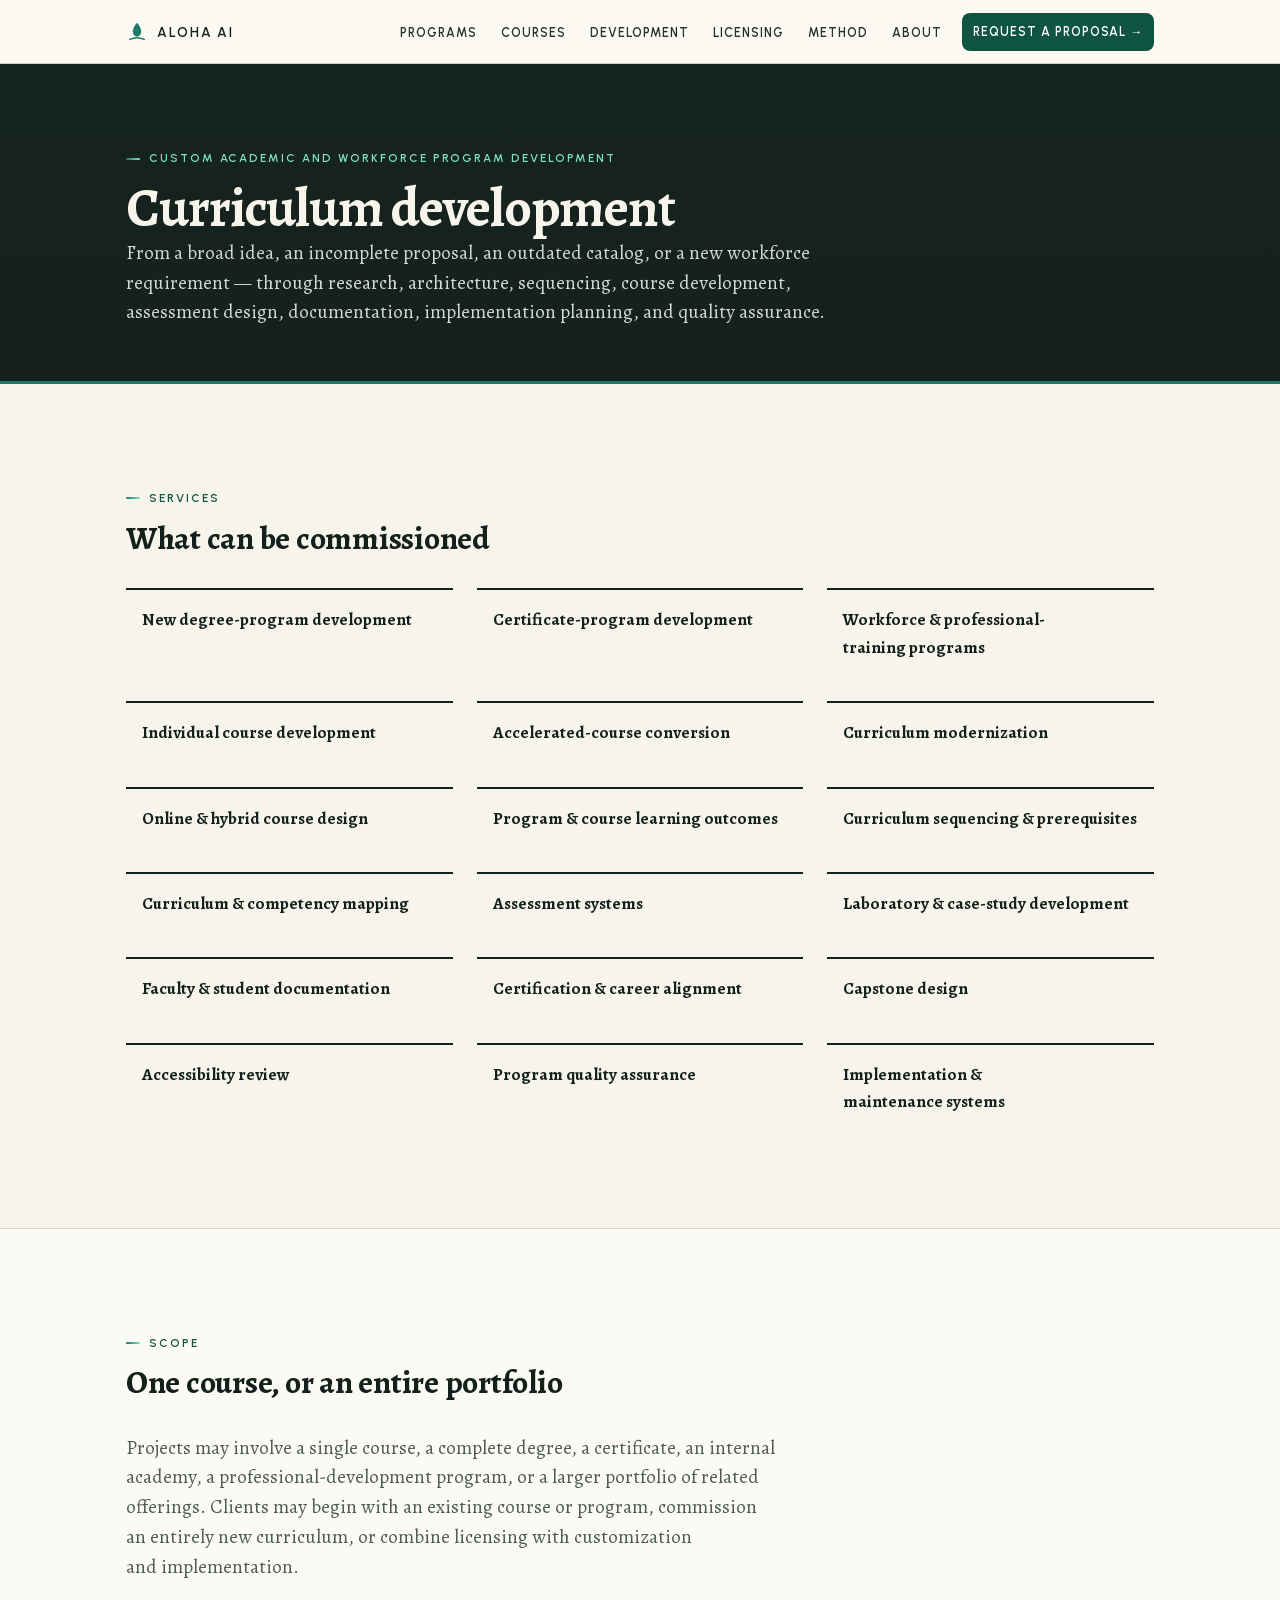
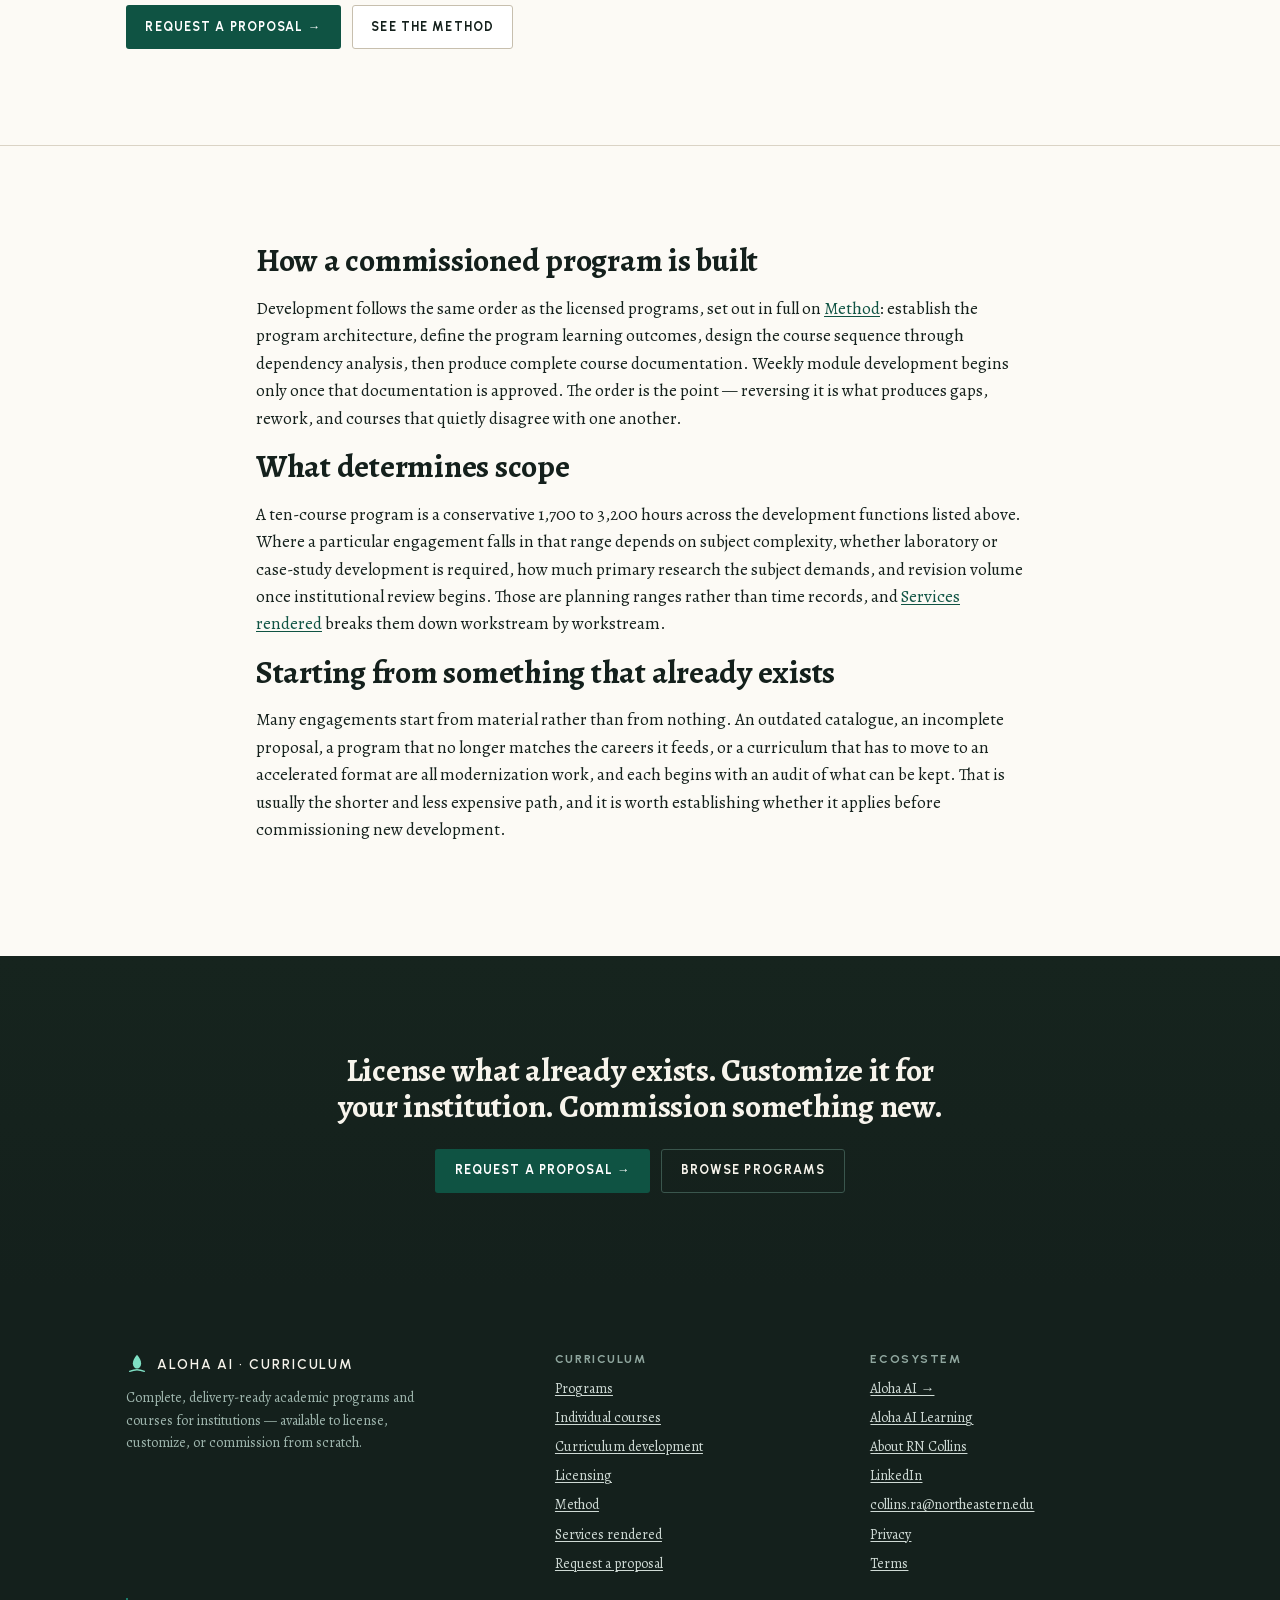
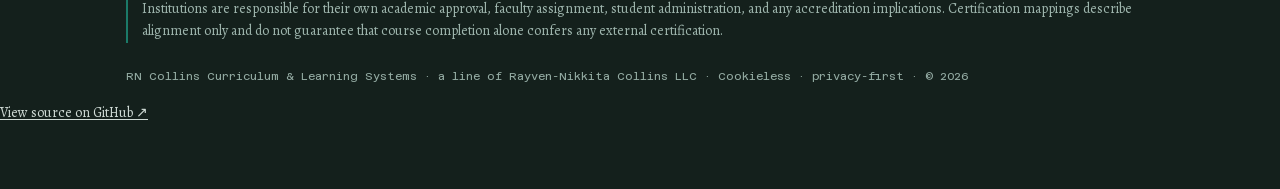
<file: curriculum-development.html>
<!DOCTYPE html>
<html lang="en">
<head>
<meta charset="UTF-8">
<meta name="viewport" content="width=device-width, initial-scale=1.0">
<title>Curriculum development — Custom academic and workforce program development | RN Collins Curriculum</title>
<meta name="description" content="Design, redesign, expand, modernize, or quality-control academic and professional-learning programs — from a single course to a full degree portfolio.">
<link rel="canonical" href="https://curriculum-licensing.vercel.app/curriculum-development">
<meta name="theme-color" content="#14201C">
<meta property="og:type" content="website">
<meta property="og:title" content="Curriculum development — Custom academic and workforce program development | RN Collins Curriculum">
<meta property="og:description" content="Design, redesign, expand, modernize, or quality-control academic and professional-learning programs — from a single course to a full degree portfolio.">
<meta property="og:url" content="https://curriculum-licensing.vercel.app/curriculum-development">
<meta name="twitter:card" content="summary_large_image">
<meta name="twitter:title" content="Curriculum development — Custom academic and workforce program development | RN Collins Curriculum">
<meta name="twitter:description" content="Design, redesign, expand, modernize, or quality-control academic and professional-learning programs — from a single course to a full degree portfolio.">
<link rel="icon" href="/favicon.svg" type="image/svg+xml">
<link rel="apple-touch-icon" sizes="180x180" href="/apple-touch-icon.png">
<meta property="og:site_name" content="RN Collins Curriculum">
<meta property="og:image" content="https://curriculum-licensing.vercel.app/og.png">
<meta property="og:image:width" content="1200">
<meta property="og:image:height" content="630">
<meta property="og:image:alt" content="RN Collins Curriculum — complete courses, academic programs, and curriculum-development services. Programs run 30 credits across ten three-credit courses in a seven-week format.">
<meta name="twitter:image" content="https://curriculum-licensing.vercel.app/og.png">
<script>document.documentElement.className+=' js';</script>
<link rel="stylesheet" href="/aloha-ds.css">
<script type="application/ld+json">
{"@context":"https://schema.org","@type":"Service","serviceType":"Academic curriculum development and licensing","provider":{"@type":"Person","name":"RN Collins","jobTitle":"Curriculum architect and academic program developer"},"areaServed":"US","url":"https://curriculum-licensing.vercel.app/curriculum-development","description":"Design, redesign, expand, modernize, or quality-control academic and professional-learning programs — from a single course to a full degree portfolio.","brand":{"@type":"Organization","name":"Rayven-Nikkita Collins LLC"}}
</script>
<style>
  .hero{position:relative;overflow:hidden;background:var(--grad-hero);color:var(--cream);
    padding-block:clamp(60px,9vw,128px) clamp(48px,6vw,88px);border-bottom:3px solid var(--teal)}
  .hero::before{content:"";position:absolute;inset:0;background-image:radial-gradient(rgba(127,224,196,.05) 1px,transparent 1px);
    background-size:26px 26px;-webkit-mask-image:linear-gradient(180deg,rgba(0,0,0,.6),transparent 70%);mask-image:linear-gradient(180deg,rgba(0,0,0,.6),transparent 70%);pointer-events:none}
  .hero>.wrap{position:relative}
  .hero .display{color:var(--cream);max-width:20ch;margin-bottom:var(--s4)}
  .hero .lead{color:#CFDAD5;max-width:62ch}
  .hero em{color:var(--teal-mint);font-style:normal}
  .hero__cta{display:flex;gap:.7rem;flex-wrap:wrap;margin-top:var(--s5)}
  .hero__meta{margin-top:var(--s5);font-family:var(--mono);font-size:var(--fs-xs);color:#9FB6AE;letter-spacing:.04em;line-height:1.8}
  .hero__meta b{color:var(--cream)}
  .livebadge{display:inline-flex;align-items:center;gap:.5rem;font-family:var(--mono);font-size:var(--fs-xs);
    letter-spacing:.08em;text-transform:uppercase;color:#CDE7DF;border:1px solid #2F4A42;border-radius:var(--r-pill);padding:.34rem .72rem;margin-bottom:var(--s4)}
  .livebadge .dot{width:7px;height:7px;border-radius:50%;background:var(--teal-mint)}
  .sec-head{margin-bottom:var(--s6);max-width:72ch}
  .sec-head .h2{margin-bottom:var(--s3)}
  .pagehead{padding-block:clamp(48px,6vw,84px) clamp(28px,3vw,40px);background:var(--grad-ink);color:var(--cream);border-bottom:3px solid var(--teal)}
  .pagehead .display,.pagehead .h1{color:var(--cream)}
  .pagehead .lead{color:#CFDAD5}
  .card .go{font-family:var(--mono);font-size:var(--fs-xs);color:var(--teal-d);text-transform:uppercase;letter-spacing:.06em;margin-top:.7rem;display:inline-block}
  .card--hover:hover .go{text-decoration:underline}
  .kv{font-family:var(--mono);font-size:var(--fs-xs);letter-spacing:.04em;color:var(--muted);text-transform:uppercase}
  .num-stat{font-family:var(--serif);font-size:2rem;color:var(--teal-d);line-height:1}
  .section--ink .num-stat{color:var(--teal-mint)}
  .clist{list-style:none;margin:0;padding:0}
  .clist li{padding-left:1.4rem;position:relative;margin-bottom:.5rem}
  .clist li::before{content:"";position:absolute;left:0;top:.5em;width:8px;height:8px;border-radius:2px;background:var(--grad-mint-rule)}
  .courserow{display:grid;grid-template-columns:auto 1fr auto;gap:var(--s4);align-items:baseline;padding:var(--s4) 0;border-bottom:1px solid var(--line)}
  .courserow:last-child{border-bottom:0}
  .courserow .code{font-family:var(--mono);font-size:var(--fs-sm);color:var(--teal-d);letter-spacing:.03em}
  .courserow .cr{font-family:var(--mono);font-size:var(--fs-xs);color:var(--muted)}
  @media(max-width:640px){.courserow{grid-template-columns:1fr;gap:var(--s1)}}
  .offergrid{display:grid;grid-template-columns:1fr 1fr 1fr;gap:var(--s5)}
  @media(max-width:820px){.offergrid{grid-template-columns:1fr}}
  .phase{border-left:2px solid var(--line-2);padding:0 0 var(--s5) var(--s5);position:relative;margin-left:.4rem}
  .phase::before{content:"";position:absolute;left:-6px;top:.2rem;width:10px;height:10px;border-radius:50%;background:var(--teal);border:2px solid var(--paper)}
  .phase:last-child{padding-bottom:0}
  .phase .p-num{font-family:var(--mono);font-size:var(--fs-xs);letter-spacing:.1em;color:var(--teal-d);text-transform:uppercase}
</style>
</head>
<body>
<a class="skip" href="#main">Skip to content</a>
<header class="nav">
  <div class="nav__in">
    <a class="nav__brand" href="/" aria-label="Aloha AI home">
      <svg width="22" height="22" viewBox="0 0 24 24" aria-hidden="true"><path d="M12 2c3 3.5 4.5 6.5 4.5 9.2 0 3.4-2 5.8-4.5 5.8s-4.5-2.4-4.5-5.8C7.5 8.5 9 5.5 12 2z" fill="#1B7A68"/><path d="M4 20c3-1.2 5.4-1.8 8-1.8s5 .6 8 1.8" stroke="#1B7A68" stroke-width="1.6" fill="none" stroke-linecap="round"/></svg>
      Aloha&nbsp;AI
    </a>
    <button class="nav__burger" id="burger" aria-expanded="false" aria-controls="navlinks" aria-label="Open menu">
      <svg width="20" height="20" viewBox="0 0 24 24" aria-hidden="true"><path d="M3 6h18M3 12h18M3 18h18" stroke="currentColor" stroke-width="1.8" stroke-linecap="round"/></svg>
    </button>
    <nav aria-label="Primary">
      <ul class="nav__links" id="navlinks">
<li><a href="/programs">Programs</a></li>
<li><a href="/courses">Courses</a></li>
<li><a href="/curriculum-development">Development</a></li>
<li><a href="/licensing">Licensing</a></li>
<li><a href="/method">Method</a></li>
<li><a href="/about">About</a></li>
<li class="nav__cta"><a class="btn btn--primary btn--sm" href="/request">Request a proposal →</a></li>
</ul>
    </nav>
  </div>
</header>
<main id="main"><section class="pagehead">
    <div class="wrap">
      <p class="eyebrow" style="color:var(--teal-mint)">Custom academic and workforce program development</p>
      <h1 class="display" style="max-width:22ch">Curriculum development</h1>
      <p class="lead" style="max-width:64ch">From a broad idea, an incomplete proposal, an outdated catalog, or a new workforce requirement — through research, architecture, sequencing, course development, assessment design, documentation, implementation planning, and quality assurance.</p>
    </div>
  </section>
  <section class="section">
    <div class="wrap">
      <div class="sec-head reveal"><p class="eyebrow">Services</p><h2 class="h2">What can be commissioned</h2></div>
      <div class="grid grid-3">
        <div class="card reveal" style="padding:var(--s4)"><p style="margin:0"><b>New degree-program development</b></p></div>
<div class="card reveal" style="padding:var(--s4)"><p style="margin:0"><b>Certificate-program development</b></p></div>
<div class="card reveal" style="padding:var(--s4)"><p style="margin:0"><b>Workforce &amp; professional-training programs</b></p></div>
<div class="card reveal" style="padding:var(--s4)"><p style="margin:0"><b>Individual course development</b></p></div>
<div class="card reveal" style="padding:var(--s4)"><p style="margin:0"><b>Accelerated-course conversion</b></p></div>
<div class="card reveal" style="padding:var(--s4)"><p style="margin:0"><b>Curriculum modernization</b></p></div>
<div class="card reveal" style="padding:var(--s4)"><p style="margin:0"><b>Online &amp; hybrid course design</b></p></div>
<div class="card reveal" style="padding:var(--s4)"><p style="margin:0"><b>Program &amp; course learning outcomes</b></p></div>
<div class="card reveal" style="padding:var(--s4)"><p style="margin:0"><b>Curriculum sequencing &amp; prerequisites</b></p></div>
<div class="card reveal" style="padding:var(--s4)"><p style="margin:0"><b>Curriculum &amp; competency mapping</b></p></div>
<div class="card reveal" style="padding:var(--s4)"><p style="margin:0"><b>Assessment systems</b></p></div>
<div class="card reveal" style="padding:var(--s4)"><p style="margin:0"><b>Laboratory &amp; case-study development</b></p></div>
<div class="card reveal" style="padding:var(--s4)"><p style="margin:0"><b>Faculty &amp; student documentation</b></p></div>
<div class="card reveal" style="padding:var(--s4)"><p style="margin:0"><b>Certification &amp; career alignment</b></p></div>
<div class="card reveal" style="padding:var(--s4)"><p style="margin:0"><b>Capstone design</b></p></div>
<div class="card reveal" style="padding:var(--s4)"><p style="margin:0"><b>Accessibility review</b></p></div>
<div class="card reveal" style="padding:var(--s4)"><p style="margin:0"><b>Program quality assurance</b></p></div>
<div class="card reveal" style="padding:var(--s4)"><p style="margin:0"><b>Implementation &amp; maintenance systems</b></p></div>
      </div>
    </div>
  </section>
  <section class="section section--paper">
    <div class="wrap">
      <div class="sec-head reveal"><p class="eyebrow">Scope</p><h2 class="h2">One course, or an entire portfolio</h2></div>
      <p class="lead measure reveal">Projects may involve a single course, a complete degree, a certificate, an internal academy, a professional-development program, or a larger portfolio of related offerings. Clients may begin with an existing course or program, commission an entirely new curriculum, or combine licensing with customization and implementation.</p>
      <div class="hero__cta" style="margin-top:var(--s5)"><a class="btn btn--primary" href="/request">Request a proposal →</a><a class="btn btn--outline" href="/method">See the method</a></div>
    </div>
  </section>
  <section class="section section--paper">
    <div class="wrap" style="max-width:820px">
      <div class="reveal stack">
        <h2 class="h2">How a commissioned program is built</h2>
        <p>Development follows the same order as the licensed programs, set out in full on <a href="/method">Method</a>: establish the program architecture, define the program learning outcomes, design the course sequence through dependency analysis, then produce complete course documentation. Weekly module development begins only once that documentation is approved. The order is the point — reversing it is what produces gaps, rework, and courses that quietly disagree with one another.</p>
        <h2 class="h2">What determines scope</h2>
        <p>A ten-course program is a conservative 1,700 to 3,200 hours across the development functions listed above. Where a particular engagement falls in that range depends on subject complexity, whether laboratory or case-study development is required, how much primary research the subject demands, and revision volume once institutional review begins. Those are planning ranges rather than time records, and <a href="/services-rendered">Services rendered</a> breaks them down workstream by workstream.</p>
        <h2 class="h2">Starting from something that already exists</h2>
        <p>Many engagements start from material rather than from nothing. An outdated catalogue, an incomplete proposal, a program that no longer matches the careers it feeds, or a curriculum that has to move to an accelerated format are all modernization work, and each begins with an audit of what can be kept. That is usually the shorter and less expensive path, and it is worth establishing whether it applies before commissioning new development.</p>
      </div>
    </div>
  </section>
  <section class="section section--ink">
    <div class="wrap" style="text-align:center;max-width:760px">
      <h2 class="h2" style="color:var(--cream)">License what already exists. Customize it for your institution. Commission something new.</h2>
      <div class="hero__cta" style="justify-content:center;margin-top:var(--s5)">
        <a class="btn btn--primary" href="/request">Request a proposal →</a>
        <a class="btn btn--ghost" href="/programs">Browse programs</a>
      </div>
    </div>
  </section></main>
<footer class="footer" aria-labelledby="foot-h">
  <div class="wrap">
    <h2 id="foot-h" class="small" style="position:absolute;left:-999px">Site footer</h2>
    <div class="footer__grid">
      <div>
        <a class="nav__brand" href="/" style="color:var(--cream)" aria-label="Aloha AI home"><svg width="22" height="22" viewBox="0 0 24 24" aria-hidden="true"><path d="M12 2c3 3.5 4.5 6.5 4.5 9.2 0 3.4-2 5.8-4.5 5.8s-4.5-2.4-4.5-5.8C7.5 8.5 9 5.5 12 2z" fill="#7FE0C4"/><path d="M4 20c3-1.2 5.4-1.8 8-1.8s5 .6 8 1.8" stroke="#7FE0C4" stroke-width="1.6" fill="none" stroke-linecap="round"/></svg> Aloha&nbsp;AI&nbsp;·&nbsp;Curriculum</a>
        <p class="small" style="margin-top:var(--s3);max-width:40ch;color:#9FB6AE">Complete, delivery-ready academic programs and courses for institutions — available to license, customize, or commission from scratch.</p>
      </div>
      <div>
        <h3>Curriculum</h3>
        <ul>
          <li><a href="/programs">Programs</a></li>
          <li><a href="/courses">Individual courses</a></li>
          <li><a href="/curriculum-development">Curriculum development</a></li>
          <li><a href="/licensing">Licensing</a></li>
          <li><a href="/method">Method</a></li>
          <li><a href="/services-rendered">Services rendered</a></li>
          <li><a href="/request">Request a proposal</a></li>
        </ul>
      </div>
      <div>
        <h3>Ecosystem</h3>
        <ul>
          <li><a href="https://aloha-ai-consulting.vercel.app" target="_blank" rel="noopener">Aloha AI →</a></li>
          <li><a href="https://aloha-ai-consulting.vercel.app/learning/" target="_blank" rel="noopener">Aloha AI Learning</a></li>
          <li><a href="/about">About RN Collins</a></li>
          <li><a href="https://www.linkedin.com/in/rn-collins" target="_blank" rel="noopener">LinkedIn</a></li>
          <li><a href="mailto:collins.ra@northeastern.edu?subject=Curriculum%20licensing%20inquiry">collins.ra@northeastern.edu</a></li>
          <li><a href="/privacy">Privacy</a></li>
          <li><a href="/terms">Terms</a></li>
        </ul>
      </div>
    </div>
    <p class="disc small">Institutions are responsible for their own academic approval, faculty assignment, student administration, and any accreditation implications. Certification mappings describe alignment only and do not guarantee that course completion alone confers any external certification.</p>
    <p class="fine">RN Collins Curriculum &amp; Learning Systems · a line of Rayven-Nikkita Collins LLC · Cookieless · privacy-first · © 2026</p>
  </div>
<p><a href="https://github.com/rn-collins/curriculum-licensing" target="_blank" rel="noopener noreferrer">View source on GitHub ↗</a></p></footer>
<script>
  (function(){var b=document.getElementById('burger'),l=document.getElementById('navlinks');
  function set(o){b.setAttribute('aria-expanded',o);l.classList.toggle('open',o);b.setAttribute('aria-label',o?'Close menu':'Open menu');}
  b.addEventListener('click',function(){set(b.getAttribute('aria-expanded')!=='true');});
  l.addEventListener('click',function(e){if(e.target.tagName==='A')set(false);});
  document.addEventListener('keydown',function(e){if(e.key==='Escape')set(false);});})();
  document.querySelectorAll('.acc__btn').forEach(function(btn){var p=document.getElementById(btn.getAttribute('aria-controls'));
    btn.addEventListener('click',function(){var o=btn.getAttribute('aria-expanded')==='true';btn.setAttribute('aria-expanded',!o);p.style.maxHeight=o?null:p.scrollHeight+'px';});});
  (function(){var nav=document.querySelector('.nav');if(!nav)return;var on=function(){nav.classList.toggle('is-stuck',window.scrollY>8);};on();window.addEventListener('scroll',on,{passive:true});})();
  (function(){if(matchMedia('(prefers-reduced-motion:reduce)').matches){document.querySelectorAll('.reveal').forEach(function(e){e.classList.add('in');});return;}
  var io=new IntersectionObserver(function(es){es.forEach(function(e){if(e.isIntersecting){e.target.classList.add('in');io.unobserve(e.target);}});},{threshold:.12});
  document.querySelectorAll('.reveal').forEach(function(e){io.observe(e);});})();
</script>
</body>
</html>
</file>
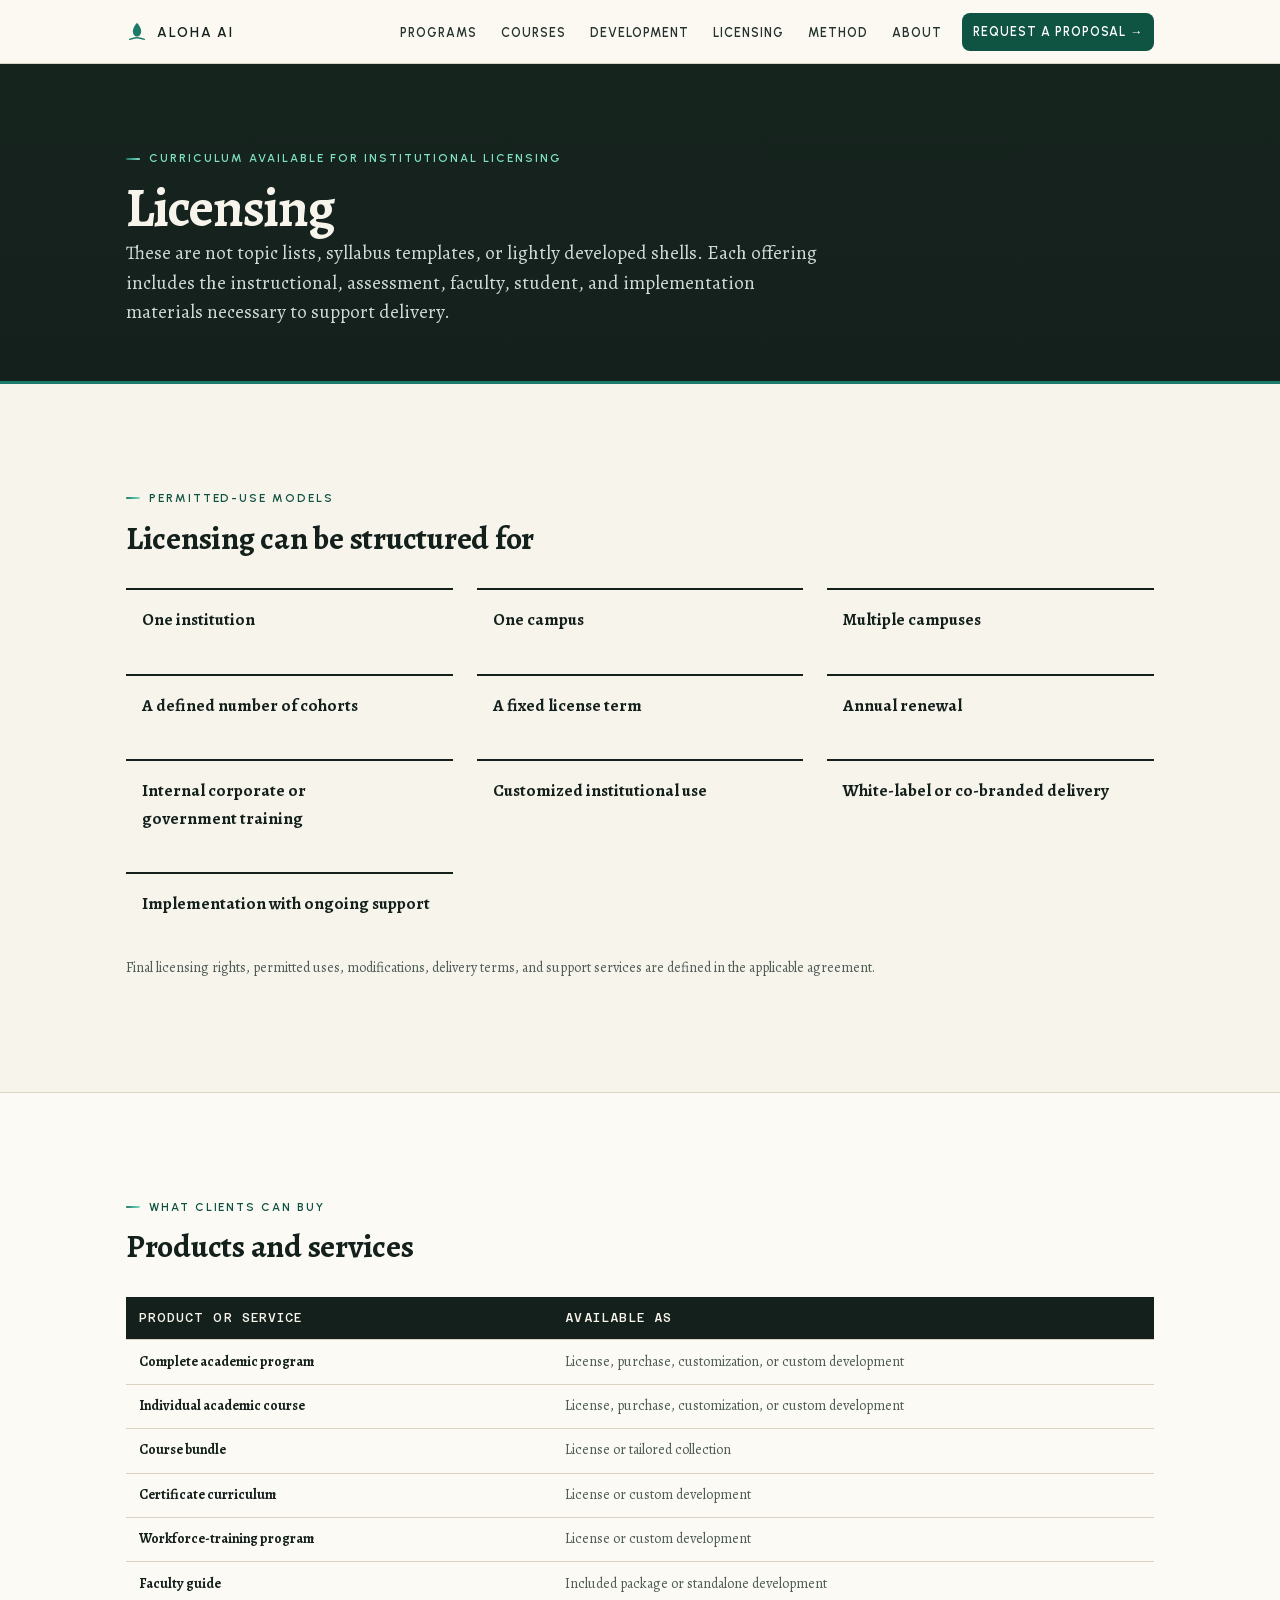
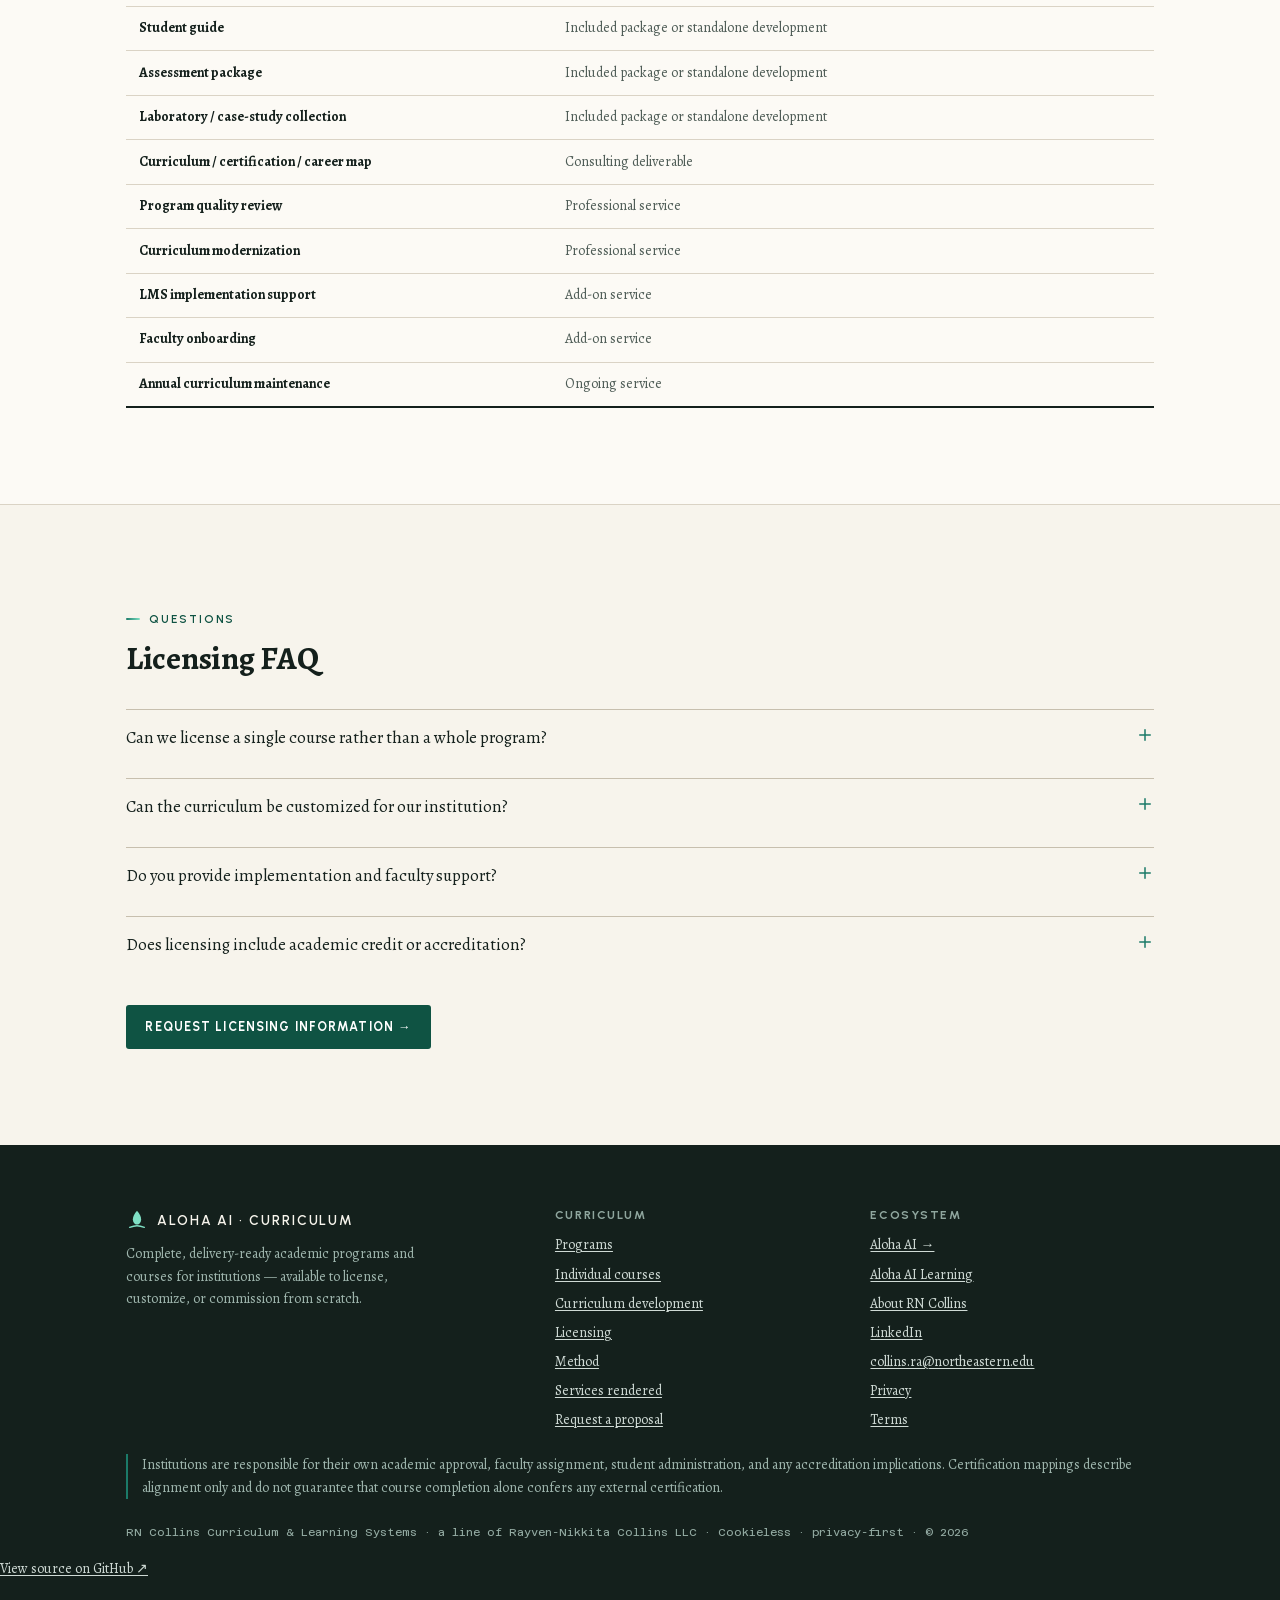
<file: licensing.html>
<!DOCTYPE html>
<html lang="en">
<head>
<meta charset="UTF-8">
<meta name="viewport" content="width=device-width, initial-scale=1.0">
<title>Licensing — What institutions receive and how licensing works | RN Collins Curriculum</title>
<meta name="description" content="Curriculum available for institutional licensing: what is included, permitted-use models, customization, implementation, and how to request pricing.">
<link rel="canonical" href="https://curriculum-licensing.vercel.app/licensing">
<meta name="theme-color" content="#14201C">
<meta property="og:type" content="website">
<meta property="og:title" content="Licensing — What institutions receive and how licensing works | RN Collins Curriculum">
<meta property="og:description" content="Curriculum available for institutional licensing: what is included, permitted-use models, customization, implementation, and how to request pricing.">
<meta property="og:url" content="https://curriculum-licensing.vercel.app/licensing">
<meta name="twitter:card" content="summary_large_image">
<meta name="twitter:title" content="Licensing — What institutions receive and how licensing works | RN Collins Curriculum">
<meta name="twitter:description" content="Curriculum available for institutional licensing: what is included, permitted-use models, customization, implementation, and how to request pricing.">
<link rel="icon" href="/favicon.svg" type="image/svg+xml">
<link rel="apple-touch-icon" sizes="180x180" href="/apple-touch-icon.png">
<meta property="og:site_name" content="RN Collins Curriculum">
<meta property="og:image" content="https://curriculum-licensing.vercel.app/og.png">
<meta property="og:image:width" content="1200">
<meta property="og:image:height" content="630">
<meta property="og:image:alt" content="RN Collins Curriculum — complete courses, academic programs, and curriculum-development services. Programs run 30 credits across ten three-credit courses in a seven-week format.">
<meta name="twitter:image" content="https://curriculum-licensing.vercel.app/og.png">
<script>document.documentElement.className+=' js';</script>
<link rel="stylesheet" href="/aloha-ds.css">
<script type="application/ld+json">
{"@context":"https://schema.org","@type":"Service","serviceType":"Academic curriculum development and licensing","provider":{"@type":"Person","name":"RN Collins","jobTitle":"Curriculum architect and academic program developer"},"areaServed":"US","url":"https://curriculum-licensing.vercel.app/licensing","description":"Curriculum available for institutional licensing: what is included, permitted-use models, customization, implementation, and how to request pricing.","brand":{"@type":"Organization","name":"Rayven-Nikkita Collins LLC"}}
</script>
<style>
  .hero{position:relative;overflow:hidden;background:var(--grad-hero);color:var(--cream);
    padding-block:clamp(60px,9vw,128px) clamp(48px,6vw,88px);border-bottom:3px solid var(--teal)}
  .hero::before{content:"";position:absolute;inset:0;background-image:radial-gradient(rgba(127,224,196,.05) 1px,transparent 1px);
    background-size:26px 26px;-webkit-mask-image:linear-gradient(180deg,rgba(0,0,0,.6),transparent 70%);mask-image:linear-gradient(180deg,rgba(0,0,0,.6),transparent 70%);pointer-events:none}
  .hero>.wrap{position:relative}
  .hero .display{color:var(--cream);max-width:20ch;margin-bottom:var(--s4)}
  .hero .lead{color:#CFDAD5;max-width:62ch}
  .hero em{color:var(--teal-mint);font-style:normal}
  .hero__cta{display:flex;gap:.7rem;flex-wrap:wrap;margin-top:var(--s5)}
  .hero__meta{margin-top:var(--s5);font-family:var(--mono);font-size:var(--fs-xs);color:#9FB6AE;letter-spacing:.04em;line-height:1.8}
  .hero__meta b{color:var(--cream)}
  .livebadge{display:inline-flex;align-items:center;gap:.5rem;font-family:var(--mono);font-size:var(--fs-xs);
    letter-spacing:.08em;text-transform:uppercase;color:#CDE7DF;border:1px solid #2F4A42;border-radius:var(--r-pill);padding:.34rem .72rem;margin-bottom:var(--s4)}
  .livebadge .dot{width:7px;height:7px;border-radius:50%;background:var(--teal-mint)}
  .sec-head{margin-bottom:var(--s6);max-width:72ch}
  .sec-head .h2{margin-bottom:var(--s3)}
  .pagehead{padding-block:clamp(48px,6vw,84px) clamp(28px,3vw,40px);background:var(--grad-ink);color:var(--cream);border-bottom:3px solid var(--teal)}
  .pagehead .display,.pagehead .h1{color:var(--cream)}
  .pagehead .lead{color:#CFDAD5}
  .card .go{font-family:var(--mono);font-size:var(--fs-xs);color:var(--teal-d);text-transform:uppercase;letter-spacing:.06em;margin-top:.7rem;display:inline-block}
  .card--hover:hover .go{text-decoration:underline}
  .kv{font-family:var(--mono);font-size:var(--fs-xs);letter-spacing:.04em;color:var(--muted);text-transform:uppercase}
  .num-stat{font-family:var(--serif);font-size:2rem;color:var(--teal-d);line-height:1}
  .section--ink .num-stat{color:var(--teal-mint)}
  .clist{list-style:none;margin:0;padding:0}
  .clist li{padding-left:1.4rem;position:relative;margin-bottom:.5rem}
  .clist li::before{content:"";position:absolute;left:0;top:.5em;width:8px;height:8px;border-radius:2px;background:var(--grad-mint-rule)}
  .courserow{display:grid;grid-template-columns:auto 1fr auto;gap:var(--s4);align-items:baseline;padding:var(--s4) 0;border-bottom:1px solid var(--line)}
  .courserow:last-child{border-bottom:0}
  .courserow .code{font-family:var(--mono);font-size:var(--fs-sm);color:var(--teal-d);letter-spacing:.03em}
  .courserow .cr{font-family:var(--mono);font-size:var(--fs-xs);color:var(--muted)}
  @media(max-width:640px){.courserow{grid-template-columns:1fr;gap:var(--s1)}}
  .offergrid{display:grid;grid-template-columns:1fr 1fr 1fr;gap:var(--s5)}
  @media(max-width:820px){.offergrid{grid-template-columns:1fr}}
  .phase{border-left:2px solid var(--line-2);padding:0 0 var(--s5) var(--s5);position:relative;margin-left:.4rem}
  .phase::before{content:"";position:absolute;left:-6px;top:.2rem;width:10px;height:10px;border-radius:50%;background:var(--teal);border:2px solid var(--paper)}
  .phase:last-child{padding-bottom:0}
  .phase .p-num{font-family:var(--mono);font-size:var(--fs-xs);letter-spacing:.1em;color:var(--teal-d);text-transform:uppercase}
</style>
</head>
<body>
<a class="skip" href="#main">Skip to content</a>
<header class="nav">
  <div class="nav__in">
    <a class="nav__brand" href="/" aria-label="Aloha AI home">
      <svg width="22" height="22" viewBox="0 0 24 24" aria-hidden="true"><path d="M12 2c3 3.5 4.5 6.5 4.5 9.2 0 3.4-2 5.8-4.5 5.8s-4.5-2.4-4.5-5.8C7.5 8.5 9 5.5 12 2z" fill="#1B7A68"/><path d="M4 20c3-1.2 5.4-1.8 8-1.8s5 .6 8 1.8" stroke="#1B7A68" stroke-width="1.6" fill="none" stroke-linecap="round"/></svg>
      Aloha&nbsp;AI
    </a>
    <button class="nav__burger" id="burger" aria-expanded="false" aria-controls="navlinks" aria-label="Open menu">
      <svg width="20" height="20" viewBox="0 0 24 24" aria-hidden="true"><path d="M3 6h18M3 12h18M3 18h18" stroke="currentColor" stroke-width="1.8" stroke-linecap="round"/></svg>
    </button>
    <nav aria-label="Primary">
      <ul class="nav__links" id="navlinks">
<li><a href="/programs">Programs</a></li>
<li><a href="/courses">Courses</a></li>
<li><a href="/curriculum-development">Development</a></li>
<li><a href="/licensing">Licensing</a></li>
<li><a href="/method">Method</a></li>
<li><a href="/about">About</a></li>
<li class="nav__cta"><a class="btn btn--primary btn--sm" href="/request">Request a proposal →</a></li>
</ul>
    </nav>
  </div>
</header>
<main id="main"><section class="pagehead">
    <div class="wrap">
      <p class="eyebrow" style="color:var(--teal-mint)">Curriculum available for institutional licensing</p>
      <h1 class="display" style="max-width:22ch">Licensing</h1>
      <p class="lead" style="max-width:64ch">These are not topic lists, syllabus templates, or lightly developed shells. Each offering includes the instructional, assessment, faculty, student, and implementation materials necessary to support delivery.</p>
    </div>
  </section>
  <section class="section">
    <div class="wrap">
      <div class="sec-head reveal"><p class="eyebrow">Permitted-use models</p><h2 class="h2">Licensing can be structured for</h2></div>
      <div class="grid grid-3">
        <div class="card reveal" style="padding:var(--s4)"><p style="margin:0"><b>One institution</b></p></div>
<div class="card reveal" style="padding:var(--s4)"><p style="margin:0"><b>One campus</b></p></div>
<div class="card reveal" style="padding:var(--s4)"><p style="margin:0"><b>Multiple campuses</b></p></div>
<div class="card reveal" style="padding:var(--s4)"><p style="margin:0"><b>A defined number of cohorts</b></p></div>
<div class="card reveal" style="padding:var(--s4)"><p style="margin:0"><b>A fixed license term</b></p></div>
<div class="card reveal" style="padding:var(--s4)"><p style="margin:0"><b>Annual renewal</b></p></div>
<div class="card reveal" style="padding:var(--s4)"><p style="margin:0"><b>Internal corporate or government training</b></p></div>
<div class="card reveal" style="padding:var(--s4)"><p style="margin:0"><b>Customized institutional use</b></p></div>
<div class="card reveal" style="padding:var(--s4)"><p style="margin:0"><b>White-label or co-branded delivery</b></p></div>
<div class="card reveal" style="padding:var(--s4)"><p style="margin:0"><b>Implementation with ongoing support</b></p></div>
      </div>
      <p class="muted small" style="margin-top:var(--s5)">Final licensing rights, permitted uses, modifications, delivery terms, and support services are defined in the applicable agreement.</p>
    </div>
  </section>
  <section class="section section--paper">
    <div class="wrap">
      <div class="sec-head reveal"><p class="eyebrow">What clients can buy</p><h2 class="h2">Products and services</h2></div>
      <div class="table-wrap reveal">
        <table class="data">
          <thead><tr><th>Product or service</th><th>Available as</th></tr></thead>
          <tbody>
          <tr><td><b>Complete academic program</b></td><td class="muted">License, purchase, customization, or custom development</td></tr>
<tr><td><b>Individual academic course</b></td><td class="muted">License, purchase, customization, or custom development</td></tr>
<tr><td><b>Course bundle</b></td><td class="muted">License or tailored collection</td></tr>
<tr><td><b>Certificate curriculum</b></td><td class="muted">License or custom development</td></tr>
<tr><td><b>Workforce-training program</b></td><td class="muted">License or custom development</td></tr>
<tr><td><b>Faculty guide</b></td><td class="muted">Included package or standalone development</td></tr>
<tr><td><b>Student guide</b></td><td class="muted">Included package or standalone development</td></tr>
<tr><td><b>Assessment package</b></td><td class="muted">Included package or standalone development</td></tr>
<tr><td><b>Laboratory / case-study collection</b></td><td class="muted">Included package or standalone development</td></tr>
<tr><td><b>Curriculum / certification / career map</b></td><td class="muted">Consulting deliverable</td></tr>
<tr><td><b>Program quality review</b></td><td class="muted">Professional service</td></tr>
<tr><td><b>Curriculum modernization</b></td><td class="muted">Professional service</td></tr>
<tr><td><b>LMS implementation support</b></td><td class="muted">Add-on service</td></tr>
<tr><td><b>Faculty onboarding</b></td><td class="muted">Add-on service</td></tr>
<tr><td><b>Annual curriculum maintenance</b></td><td class="muted">Ongoing service</td></tr>
          </tbody>
        </table>
      </div>
    </div>
  </section>
  <section class="section">
    <div class="wrap">
      <div class="sec-head reveal"><p class="eyebrow">Questions</p><h2 class="h2">Licensing FAQ</h2></div>
      <div class="acc"><button class="acc__btn" id="b-lic1" aria-expanded="false" aria-controls="p-lic1">Can we license a single course rather than a whole program?<span class="acc__ic" aria-hidden="true"><svg width="18" height="18" viewBox="0 0 24 24"><path d="M12 5v14M5 12h14" stroke="currentColor" stroke-width="2" stroke-linecap="round"/></svg></span></button><div class="acc__panel" id="p-lic1" role="region" aria-labelledby="b-lic1"><div class="acc__panel-inner">Yes. Any course may be licensed individually, combined into a tailored collection, or acquired as part of the complete program.</div></div></div>
      <div class="acc"><button class="acc__btn" id="b-lic2" aria-expanded="false" aria-controls="p-lic2">Can the curriculum be customized for our institution?<span class="acc__ic" aria-hidden="true"><svg width="18" height="18" viewBox="0 0 24 24"><path d="M12 5v14M5 12h14" stroke="currentColor" stroke-width="2" stroke-linecap="round"/></svg></span></button><div class="acc__panel" id="p-lic2" role="region" aria-labelledby="b-lic2"><div class="acc__panel-inner">Yes. Existing curriculum can be adapted to your academic calendar, students, faculty, LMS, technology environment, policies, brand, modality, and workforce needs — with implementation and faculty support as add-ons.</div></div></div>
      <div class="acc"><button class="acc__btn" id="b-lic3" aria-expanded="false" aria-controls="p-lic3">Do you provide implementation and faculty support?<span class="acc__ic" aria-hidden="true"><svg width="18" height="18" viewBox="0 0 24 24"><path d="M12 5v14M5 12h14" stroke="currentColor" stroke-width="2" stroke-linecap="round"/></svg></span></button><div class="acc__panel" id="p-lic3" role="region" aria-labelledby="b-lic3"><div class="acc__panel-inner">Yes, as add-on services: LMS implementation support, faculty onboarding, and annual curriculum maintenance.</div></div></div>
      <div class="acc"><button class="acc__btn" id="b-lic4" aria-expanded="false" aria-controls="p-lic4">Does licensing include academic credit or accreditation?<span class="acc__ic" aria-hidden="true"><svg width="18" height="18" viewBox="0 0 24 24"><path d="M12 5v14M5 12h14" stroke="currentColor" stroke-width="2" stroke-linecap="round"/></svg></span></button><div class="acc__panel" id="p-lic4" role="region" aria-labelledby="b-lic4"><div class="acc__panel-inner">No. Institutions are responsible for their own academic approval, faculty assignment, student administration, and any accreditation implications. Certification mappings describe alignment only.</div></div></div>
      <div class="hero__cta" style="margin-top:var(--s6)"><a class="btn btn--primary" href="/request">Request licensing information →</a></div>
    </div>
  </section></main>
<footer class="footer" aria-labelledby="foot-h">
  <div class="wrap">
    <h2 id="foot-h" class="small" style="position:absolute;left:-999px">Site footer</h2>
    <div class="footer__grid">
      <div>
        <a class="nav__brand" href="/" style="color:var(--cream)" aria-label="Aloha AI home"><svg width="22" height="22" viewBox="0 0 24 24" aria-hidden="true"><path d="M12 2c3 3.5 4.5 6.5 4.5 9.2 0 3.4-2 5.8-4.5 5.8s-4.5-2.4-4.5-5.8C7.5 8.5 9 5.5 12 2z" fill="#7FE0C4"/><path d="M4 20c3-1.2 5.4-1.8 8-1.8s5 .6 8 1.8" stroke="#7FE0C4" stroke-width="1.6" fill="none" stroke-linecap="round"/></svg> Aloha&nbsp;AI&nbsp;·&nbsp;Curriculum</a>
        <p class="small" style="margin-top:var(--s3);max-width:40ch;color:#9FB6AE">Complete, delivery-ready academic programs and courses for institutions — available to license, customize, or commission from scratch.</p>
      </div>
      <div>
        <h3>Curriculum</h3>
        <ul>
          <li><a href="/programs">Programs</a></li>
          <li><a href="/courses">Individual courses</a></li>
          <li><a href="/curriculum-development">Curriculum development</a></li>
          <li><a href="/licensing">Licensing</a></li>
          <li><a href="/method">Method</a></li>
          <li><a href="/services-rendered">Services rendered</a></li>
          <li><a href="/request">Request a proposal</a></li>
        </ul>
      </div>
      <div>
        <h3>Ecosystem</h3>
        <ul>
          <li><a href="https://aloha-ai-consulting.vercel.app" target="_blank" rel="noopener">Aloha AI →</a></li>
          <li><a href="https://aloha-ai-consulting.vercel.app/learning/" target="_blank" rel="noopener">Aloha AI Learning</a></li>
          <li><a href="/about">About RN Collins</a></li>
          <li><a href="https://www.linkedin.com/in/rn-collins" target="_blank" rel="noopener">LinkedIn</a></li>
          <li><a href="mailto:collins.ra@northeastern.edu?subject=Curriculum%20licensing%20inquiry">collins.ra@northeastern.edu</a></li>
          <li><a href="/privacy">Privacy</a></li>
          <li><a href="/terms">Terms</a></li>
        </ul>
      </div>
    </div>
    <p class="disc small">Institutions are responsible for their own academic approval, faculty assignment, student administration, and any accreditation implications. Certification mappings describe alignment only and do not guarantee that course completion alone confers any external certification.</p>
    <p class="fine">RN Collins Curriculum &amp; Learning Systems · a line of Rayven-Nikkita Collins LLC · Cookieless · privacy-first · © 2026</p>
  </div>
<p><a href="https://github.com/rn-collins/curriculum-licensing" target="_blank" rel="noopener noreferrer">View source on GitHub ↗</a></p></footer>
<script>
  (function(){var b=document.getElementById('burger'),l=document.getElementById('navlinks');
  function set(o){b.setAttribute('aria-expanded',o);l.classList.toggle('open',o);b.setAttribute('aria-label',o?'Close menu':'Open menu');}
  b.addEventListener('click',function(){set(b.getAttribute('aria-expanded')!=='true');});
  l.addEventListener('click',function(e){if(e.target.tagName==='A')set(false);});
  document.addEventListener('keydown',function(e){if(e.key==='Escape')set(false);});})();
  document.querySelectorAll('.acc__btn').forEach(function(btn){var p=document.getElementById(btn.getAttribute('aria-controls'));
    btn.addEventListener('click',function(){var o=btn.getAttribute('aria-expanded')==='true';btn.setAttribute('aria-expanded',!o);p.style.maxHeight=o?null:p.scrollHeight+'px';});});
  (function(){var nav=document.querySelector('.nav');if(!nav)return;var on=function(){nav.classList.toggle('is-stuck',window.scrollY>8);};on();window.addEventListener('scroll',on,{passive:true});})();
  (function(){if(matchMedia('(prefers-reduced-motion:reduce)').matches){document.querySelectorAll('.reveal').forEach(function(e){e.classList.add('in');});return;}
  var io=new IntersectionObserver(function(es){es.forEach(function(e){if(e.isIntersecting){e.target.classList.add('in');io.unobserve(e.target);}});},{threshold:.12});
  document.querySelectorAll('.reveal').forEach(function(e){io.observe(e);});})();
</script>
</body>
</html>
</file>
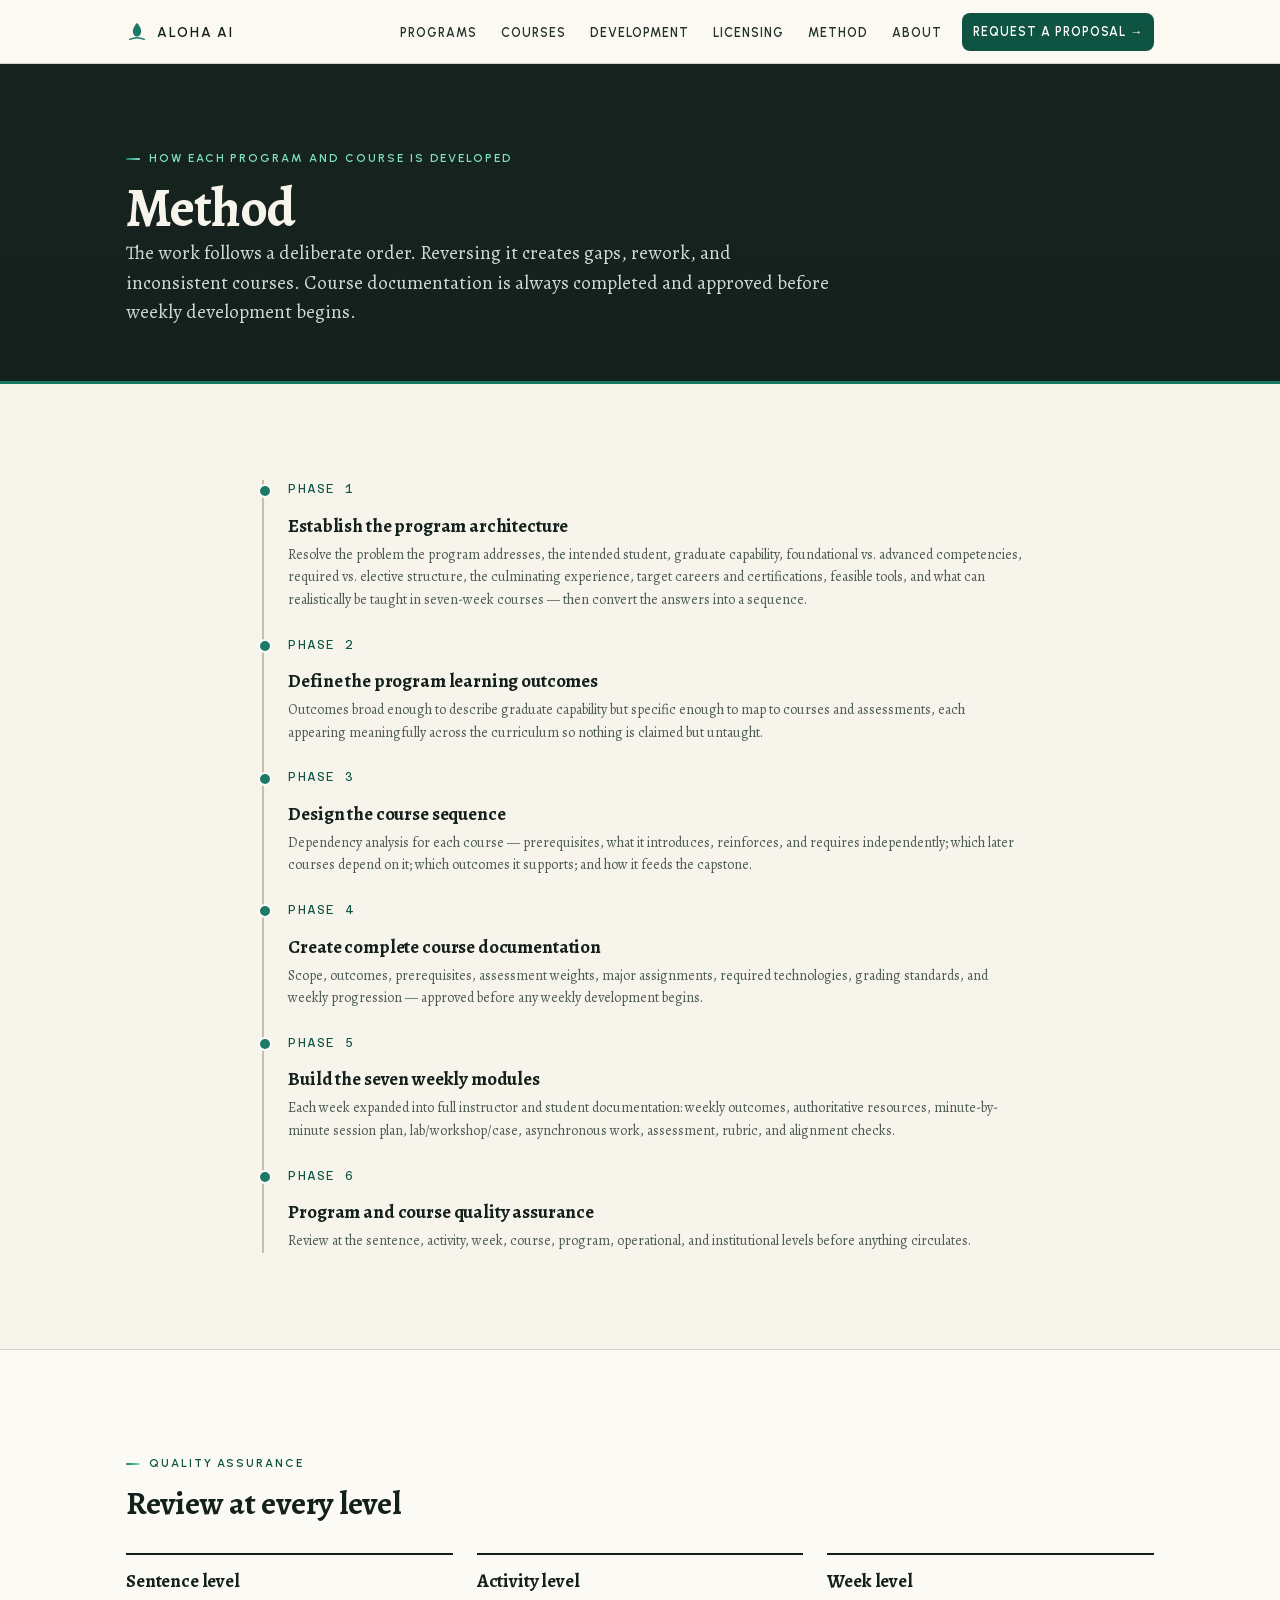
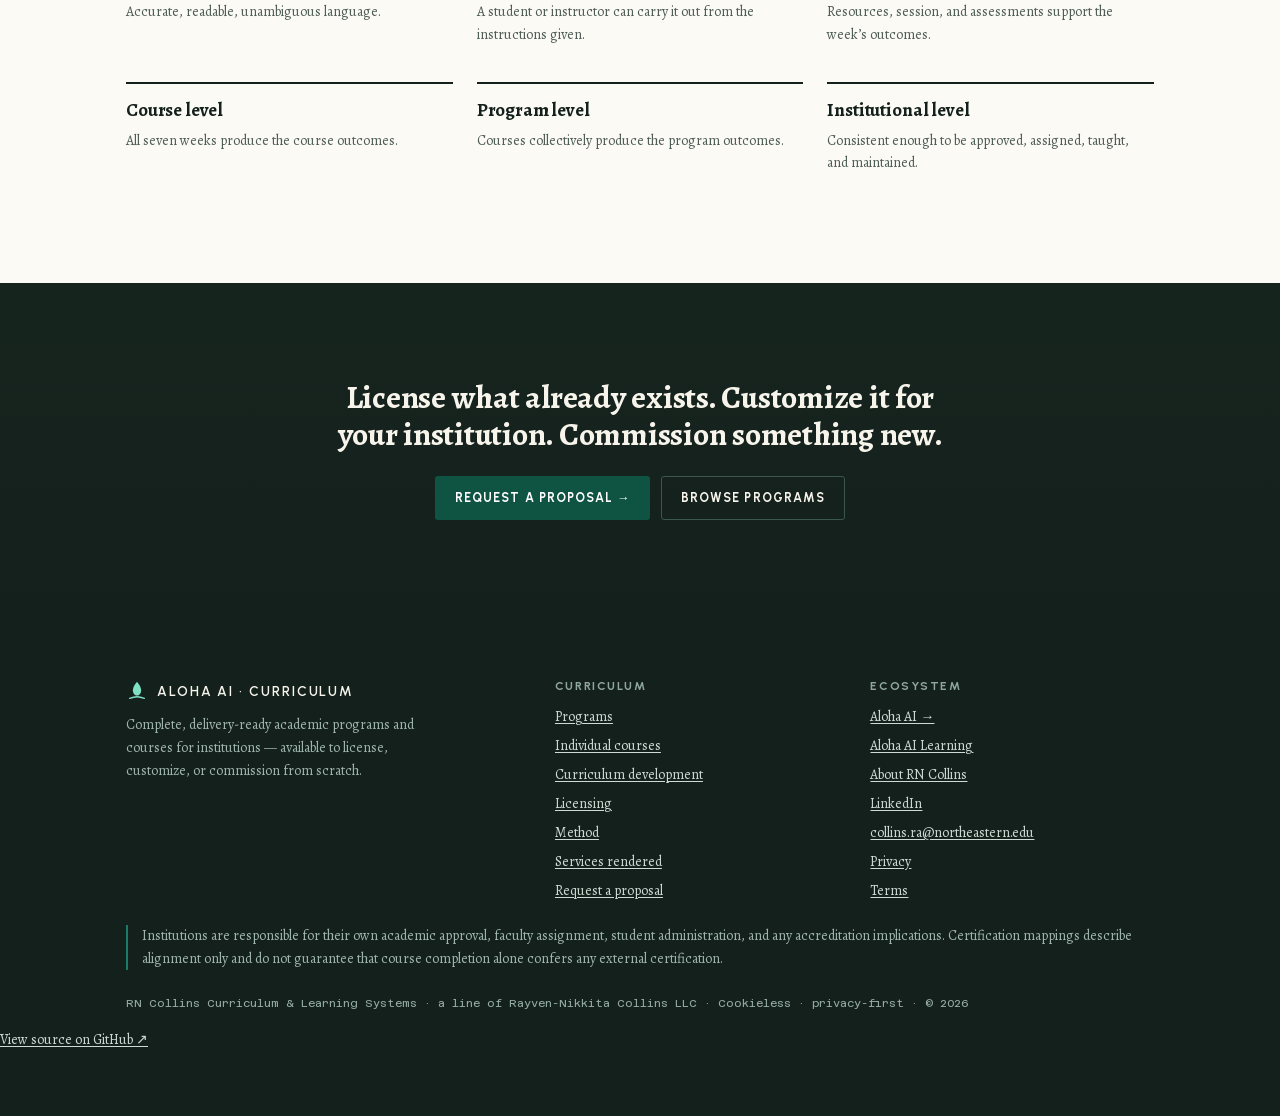
<file: method.html>
<!DOCTYPE html>
<html lang="en">
<head>
<meta charset="UTF-8">
<meta name="viewport" content="width=device-width, initial-scale=1.0">
<title>Method — How each program and course is developed | RN Collins Curriculum</title>
<meta name="description" content="The deliberate development sequence — architecture, outcomes, sequencing, course documentation, weekly modules, and multi-level quality assurance — that makes the finished materials comprehensive.">
<link rel="canonical" href="https://curriculum-licensing.vercel.app/method">
<meta name="theme-color" content="#14201C">
<meta property="og:type" content="website">
<meta property="og:title" content="Method — How each program and course is developed | RN Collins Curriculum">
<meta property="og:description" content="The deliberate development sequence — architecture, outcomes, sequencing, course documentation, weekly modules, and multi-level quality assurance — that makes the finished materials comprehensive.">
<meta property="og:url" content="https://curriculum-licensing.vercel.app/method">
<meta name="twitter:card" content="summary_large_image">
<meta name="twitter:title" content="Method — How each program and course is developed | RN Collins Curriculum">
<meta name="twitter:description" content="The deliberate development sequence — architecture, outcomes, sequencing, course documentation, weekly modules, and multi-level quality assurance — that makes the finished materials comprehensive.">
<link rel="icon" href="/favicon.svg" type="image/svg+xml">
<link rel="apple-touch-icon" sizes="180x180" href="/apple-touch-icon.png">
<meta property="og:site_name" content="RN Collins Curriculum">
<meta property="og:image" content="https://curriculum-licensing.vercel.app/og.png">
<meta property="og:image:width" content="1200">
<meta property="og:image:height" content="630">
<meta property="og:image:alt" content="RN Collins Curriculum — complete courses, academic programs, and curriculum-development services. Programs run 30 credits across ten three-credit courses in a seven-week format.">
<meta name="twitter:image" content="https://curriculum-licensing.vercel.app/og.png">
<script>document.documentElement.className+=' js';</script>
<link rel="stylesheet" href="/aloha-ds.css">
<script type="application/ld+json">
{"@context":"https://schema.org","@type":"Service","serviceType":"Academic curriculum development and licensing","provider":{"@type":"Person","name":"RN Collins","jobTitle":"Curriculum architect and academic program developer"},"areaServed":"US","url":"https://curriculum-licensing.vercel.app/method","description":"The deliberate development sequence — architecture, outcomes, sequencing, course documentation, weekly modules, and multi-level quality assurance — that makes the finished materials comprehensive.","brand":{"@type":"Organization","name":"Rayven-Nikkita Collins LLC"}}
</script>
<style>
  .hero{position:relative;overflow:hidden;background:var(--grad-hero);color:var(--cream);
    padding-block:clamp(60px,9vw,128px) clamp(48px,6vw,88px);border-bottom:3px solid var(--teal)}
  .hero::before{content:"";position:absolute;inset:0;background-image:radial-gradient(rgba(127,224,196,.05) 1px,transparent 1px);
    background-size:26px 26px;-webkit-mask-image:linear-gradient(180deg,rgba(0,0,0,.6),transparent 70%);mask-image:linear-gradient(180deg,rgba(0,0,0,.6),transparent 70%);pointer-events:none}
  .hero>.wrap{position:relative}
  .hero .display{color:var(--cream);max-width:20ch;margin-bottom:var(--s4)}
  .hero .lead{color:#CFDAD5;max-width:62ch}
  .hero em{color:var(--teal-mint);font-style:normal}
  .hero__cta{display:flex;gap:.7rem;flex-wrap:wrap;margin-top:var(--s5)}
  .hero__meta{margin-top:var(--s5);font-family:var(--mono);font-size:var(--fs-xs);color:#9FB6AE;letter-spacing:.04em;line-height:1.8}
  .hero__meta b{color:var(--cream)}
  .livebadge{display:inline-flex;align-items:center;gap:.5rem;font-family:var(--mono);font-size:var(--fs-xs);
    letter-spacing:.08em;text-transform:uppercase;color:#CDE7DF;border:1px solid #2F4A42;border-radius:var(--r-pill);padding:.34rem .72rem;margin-bottom:var(--s4)}
  .livebadge .dot{width:7px;height:7px;border-radius:50%;background:var(--teal-mint)}
  .sec-head{margin-bottom:var(--s6);max-width:72ch}
  .sec-head .h2{margin-bottom:var(--s3)}
  .pagehead{padding-block:clamp(48px,6vw,84px) clamp(28px,3vw,40px);background:var(--grad-ink);color:var(--cream);border-bottom:3px solid var(--teal)}
  .pagehead .display,.pagehead .h1{color:var(--cream)}
  .pagehead .lead{color:#CFDAD5}
  .card .go{font-family:var(--mono);font-size:var(--fs-xs);color:var(--teal-d);text-transform:uppercase;letter-spacing:.06em;margin-top:.7rem;display:inline-block}
  .card--hover:hover .go{text-decoration:underline}
  .kv{font-family:var(--mono);font-size:var(--fs-xs);letter-spacing:.04em;color:var(--muted);text-transform:uppercase}
  .num-stat{font-family:var(--serif);font-size:2rem;color:var(--teal-d);line-height:1}
  .section--ink .num-stat{color:var(--teal-mint)}
  .clist{list-style:none;margin:0;padding:0}
  .clist li{padding-left:1.4rem;position:relative;margin-bottom:.5rem}
  .clist li::before{content:"";position:absolute;left:0;top:.5em;width:8px;height:8px;border-radius:2px;background:var(--grad-mint-rule)}
  .courserow{display:grid;grid-template-columns:auto 1fr auto;gap:var(--s4);align-items:baseline;padding:var(--s4) 0;border-bottom:1px solid var(--line)}
  .courserow:last-child{border-bottom:0}
  .courserow .code{font-family:var(--mono);font-size:var(--fs-sm);color:var(--teal-d);letter-spacing:.03em}
  .courserow .cr{font-family:var(--mono);font-size:var(--fs-xs);color:var(--muted)}
  @media(max-width:640px){.courserow{grid-template-columns:1fr;gap:var(--s1)}}
  .offergrid{display:grid;grid-template-columns:1fr 1fr 1fr;gap:var(--s5)}
  @media(max-width:820px){.offergrid{grid-template-columns:1fr}}
  .phase{border-left:2px solid var(--line-2);padding:0 0 var(--s5) var(--s5);position:relative;margin-left:.4rem}
  .phase::before{content:"";position:absolute;left:-6px;top:.2rem;width:10px;height:10px;border-radius:50%;background:var(--teal);border:2px solid var(--paper)}
  .phase:last-child{padding-bottom:0}
  .phase .p-num{font-family:var(--mono);font-size:var(--fs-xs);letter-spacing:.1em;color:var(--teal-d);text-transform:uppercase}
</style>
</head>
<body>
<a class="skip" href="#main">Skip to content</a>
<header class="nav">
  <div class="nav__in">
    <a class="nav__brand" href="/" aria-label="Aloha AI home">
      <svg width="22" height="22" viewBox="0 0 24 24" aria-hidden="true"><path d="M12 2c3 3.5 4.5 6.5 4.5 9.2 0 3.4-2 5.8-4.5 5.8s-4.5-2.4-4.5-5.8C7.5 8.5 9 5.5 12 2z" fill="#1B7A68"/><path d="M4 20c3-1.2 5.4-1.8 8-1.8s5 .6 8 1.8" stroke="#1B7A68" stroke-width="1.6" fill="none" stroke-linecap="round"/></svg>
      Aloha&nbsp;AI
    </a>
    <button class="nav__burger" id="burger" aria-expanded="false" aria-controls="navlinks" aria-label="Open menu">
      <svg width="20" height="20" viewBox="0 0 24 24" aria-hidden="true"><path d="M3 6h18M3 12h18M3 18h18" stroke="currentColor" stroke-width="1.8" stroke-linecap="round"/></svg>
    </button>
    <nav aria-label="Primary">
      <ul class="nav__links" id="navlinks">
<li><a href="/programs">Programs</a></li>
<li><a href="/courses">Courses</a></li>
<li><a href="/curriculum-development">Development</a></li>
<li><a href="/licensing">Licensing</a></li>
<li><a href="/method">Method</a></li>
<li><a href="/about">About</a></li>
<li class="nav__cta"><a class="btn btn--primary btn--sm" href="/request">Request a proposal →</a></li>
</ul>
    </nav>
  </div>
</header>
<main id="main"><section class="pagehead">
    <div class="wrap">
      <p class="eyebrow" style="color:var(--teal-mint)">How each program and course is developed</p>
      <h1 class="display" style="max-width:22ch">Method</h1>
      <p class="lead" style="max-width:64ch">The work follows a deliberate order. Reversing it creates gaps, rework, and inconsistent courses. Course documentation is always completed and approved before weekly development begins.</p>
    </div>
  </section>
  <section class="section">
    <div class="wrap" style="max-width:820px">
      <div class="phase reveal"><p class="p-num">Phase 1</p><h2 style="font-size:var(--fs-h3);margin:.2rem 0 .4rem">Establish the program architecture</h2><p class="muted small" style="margin-bottom:0">Resolve the problem the program addresses, the intended student, graduate capability, foundational vs. advanced competencies, required vs. elective structure, the culminating experience, target careers and certifications, feasible tools, and what can realistically be taught in seven-week courses — then convert the answers into a sequence.</p></div>
<div class="phase reveal"><p class="p-num">Phase 2</p><h2 style="font-size:var(--fs-h3);margin:.2rem 0 .4rem">Define the program learning outcomes</h2><p class="muted small" style="margin-bottom:0">Outcomes broad enough to describe graduate capability but specific enough to map to courses and assessments, each appearing meaningfully across the curriculum so nothing is claimed but untaught.</p></div>
<div class="phase reveal"><p class="p-num">Phase 3</p><h2 style="font-size:var(--fs-h3);margin:.2rem 0 .4rem">Design the course sequence</h2><p class="muted small" style="margin-bottom:0">Dependency analysis for each course — prerequisites, what it introduces, reinforces, and requires independently; which later courses depend on it; which outcomes it supports; and how it feeds the capstone.</p></div>
<div class="phase reveal"><p class="p-num">Phase 4</p><h2 style="font-size:var(--fs-h3);margin:.2rem 0 .4rem">Create complete course documentation</h2><p class="muted small" style="margin-bottom:0">Scope, outcomes, prerequisites, assessment weights, major assignments, required technologies, grading standards, and weekly progression — approved before any weekly development begins.</p></div>
<div class="phase reveal"><p class="p-num">Phase 5</p><h2 style="font-size:var(--fs-h3);margin:.2rem 0 .4rem">Build the seven weekly modules</h2><p class="muted small" style="margin-bottom:0">Each week expanded into full instructor and student documentation: weekly outcomes, authoritative resources, minute-by-minute session plan, lab/workshop/case, asynchronous work, assessment, rubric, and alignment checks.</p></div>
<div class="phase reveal"><p class="p-num">Phase 6</p><h2 style="font-size:var(--fs-h3);margin:.2rem 0 .4rem">Program and course quality assurance</h2><p class="muted small" style="margin-bottom:0">Review at the sentence, activity, week, course, program, operational, and institutional levels before anything circulates.</p></div>
    </div>
  </section>
  <section class="section section--paper">
    <div class="wrap">
      <div class="sec-head reveal"><p class="eyebrow">Quality assurance</p><h2 class="h2">Review at every level</h2></div>
      <div class="grid grid-3">
        <div class="card reveal"><h3 style="font-size:var(--fs-h3)">Sentence level</h3><p class="muted small" style="margin-bottom:0">Accurate, readable, unambiguous language.</p></div>
<div class="card reveal"><h3 style="font-size:var(--fs-h3)">Activity level</h3><p class="muted small" style="margin-bottom:0">A student or instructor can carry it out from the instructions given.</p></div>
<div class="card reveal"><h3 style="font-size:var(--fs-h3)">Week level</h3><p class="muted small" style="margin-bottom:0">Resources, session, and assessments support the week’s outcomes.</p></div>
<div class="card reveal"><h3 style="font-size:var(--fs-h3)">Course level</h3><p class="muted small" style="margin-bottom:0">All seven weeks produce the course outcomes.</p></div>
<div class="card reveal"><h3 style="font-size:var(--fs-h3)">Program level</h3><p class="muted small" style="margin-bottom:0">Courses collectively produce the program outcomes.</p></div>
<div class="card reveal"><h3 style="font-size:var(--fs-h3)">Institutional level</h3><p class="muted small" style="margin-bottom:0">Consistent enough to be approved, assigned, taught, and maintained.</p></div>
      </div>
    </div>
  </section>
  <section class="section section--ink">
    <div class="wrap" style="text-align:center;max-width:760px">
      <h2 class="h2" style="color:var(--cream)">License what already exists. Customize it for your institution. Commission something new.</h2>
      <div class="hero__cta" style="justify-content:center;margin-top:var(--s5)">
        <a class="btn btn--primary" href="/request">Request a proposal →</a>
        <a class="btn btn--ghost" href="/programs">Browse programs</a>
      </div>
    </div>
  </section></main>
<footer class="footer" aria-labelledby="foot-h">
  <div class="wrap">
    <h2 id="foot-h" class="small" style="position:absolute;left:-999px">Site footer</h2>
    <div class="footer__grid">
      <div>
        <a class="nav__brand" href="/" style="color:var(--cream)" aria-label="Aloha AI home"><svg width="22" height="22" viewBox="0 0 24 24" aria-hidden="true"><path d="M12 2c3 3.5 4.5 6.5 4.5 9.2 0 3.4-2 5.8-4.5 5.8s-4.5-2.4-4.5-5.8C7.5 8.5 9 5.5 12 2z" fill="#7FE0C4"/><path d="M4 20c3-1.2 5.4-1.8 8-1.8s5 .6 8 1.8" stroke="#7FE0C4" stroke-width="1.6" fill="none" stroke-linecap="round"/></svg> Aloha&nbsp;AI&nbsp;·&nbsp;Curriculum</a>
        <p class="small" style="margin-top:var(--s3);max-width:40ch;color:#9FB6AE">Complete, delivery-ready academic programs and courses for institutions — available to license, customize, or commission from scratch.</p>
      </div>
      <div>
        <h3>Curriculum</h3>
        <ul>
          <li><a href="/programs">Programs</a></li>
          <li><a href="/courses">Individual courses</a></li>
          <li><a href="/curriculum-development">Curriculum development</a></li>
          <li><a href="/licensing">Licensing</a></li>
          <li><a href="/method">Method</a></li>
          <li><a href="/services-rendered">Services rendered</a></li>
          <li><a href="/request">Request a proposal</a></li>
        </ul>
      </div>
      <div>
        <h3>Ecosystem</h3>
        <ul>
          <li><a href="https://aloha-ai-consulting.vercel.app" target="_blank" rel="noopener">Aloha AI →</a></li>
          <li><a href="https://aloha-ai-consulting.vercel.app/learning/" target="_blank" rel="noopener">Aloha AI Learning</a></li>
          <li><a href="/about">About RN Collins</a></li>
          <li><a href="https://www.linkedin.com/in/rn-collins" target="_blank" rel="noopener">LinkedIn</a></li>
          <li><a href="mailto:collins.ra@northeastern.edu?subject=Curriculum%20licensing%20inquiry">collins.ra@northeastern.edu</a></li>
          <li><a href="/privacy">Privacy</a></li>
          <li><a href="/terms">Terms</a></li>
        </ul>
      </div>
    </div>
    <p class="disc small">Institutions are responsible for their own academic approval, faculty assignment, student administration, and any accreditation implications. Certification mappings describe alignment only and do not guarantee that course completion alone confers any external certification.</p>
    <p class="fine">RN Collins Curriculum &amp; Learning Systems · a line of Rayven-Nikkita Collins LLC · Cookieless · privacy-first · © 2026</p>
  </div>
<p><a href="https://github.com/rn-collins/curriculum-licensing" target="_blank" rel="noopener noreferrer">View source on GitHub ↗</a></p></footer>
<script>
  (function(){var b=document.getElementById('burger'),l=document.getElementById('navlinks');
  function set(o){b.setAttribute('aria-expanded',o);l.classList.toggle('open',o);b.setAttribute('aria-label',o?'Close menu':'Open menu');}
  b.addEventListener('click',function(){set(b.getAttribute('aria-expanded')!=='true');});
  l.addEventListener('click',function(e){if(e.target.tagName==='A')set(false);});
  document.addEventListener('keydown',function(e){if(e.key==='Escape')set(false);});})();
  document.querySelectorAll('.acc__btn').forEach(function(btn){var p=document.getElementById(btn.getAttribute('aria-controls'));
    btn.addEventListener('click',function(){var o=btn.getAttribute('aria-expanded')==='true';btn.setAttribute('aria-expanded',!o);p.style.maxHeight=o?null:p.scrollHeight+'px';});});
  (function(){var nav=document.querySelector('.nav');if(!nav)return;var on=function(){nav.classList.toggle('is-stuck',window.scrollY>8);};on();window.addEventListener('scroll',on,{passive:true});})();
  (function(){if(matchMedia('(prefers-reduced-motion:reduce)').matches){document.querySelectorAll('.reveal').forEach(function(e){e.classList.add('in');});return;}
  var io=new IntersectionObserver(function(es){es.forEach(function(e){if(e.isIntersecting){e.target.classList.add('in');io.unobserve(e.target);}});},{threshold:.12});
  document.querySelectorAll('.reveal').forEach(function(e){io.observe(e);});})();
</script>
</body>
</html>
</file>
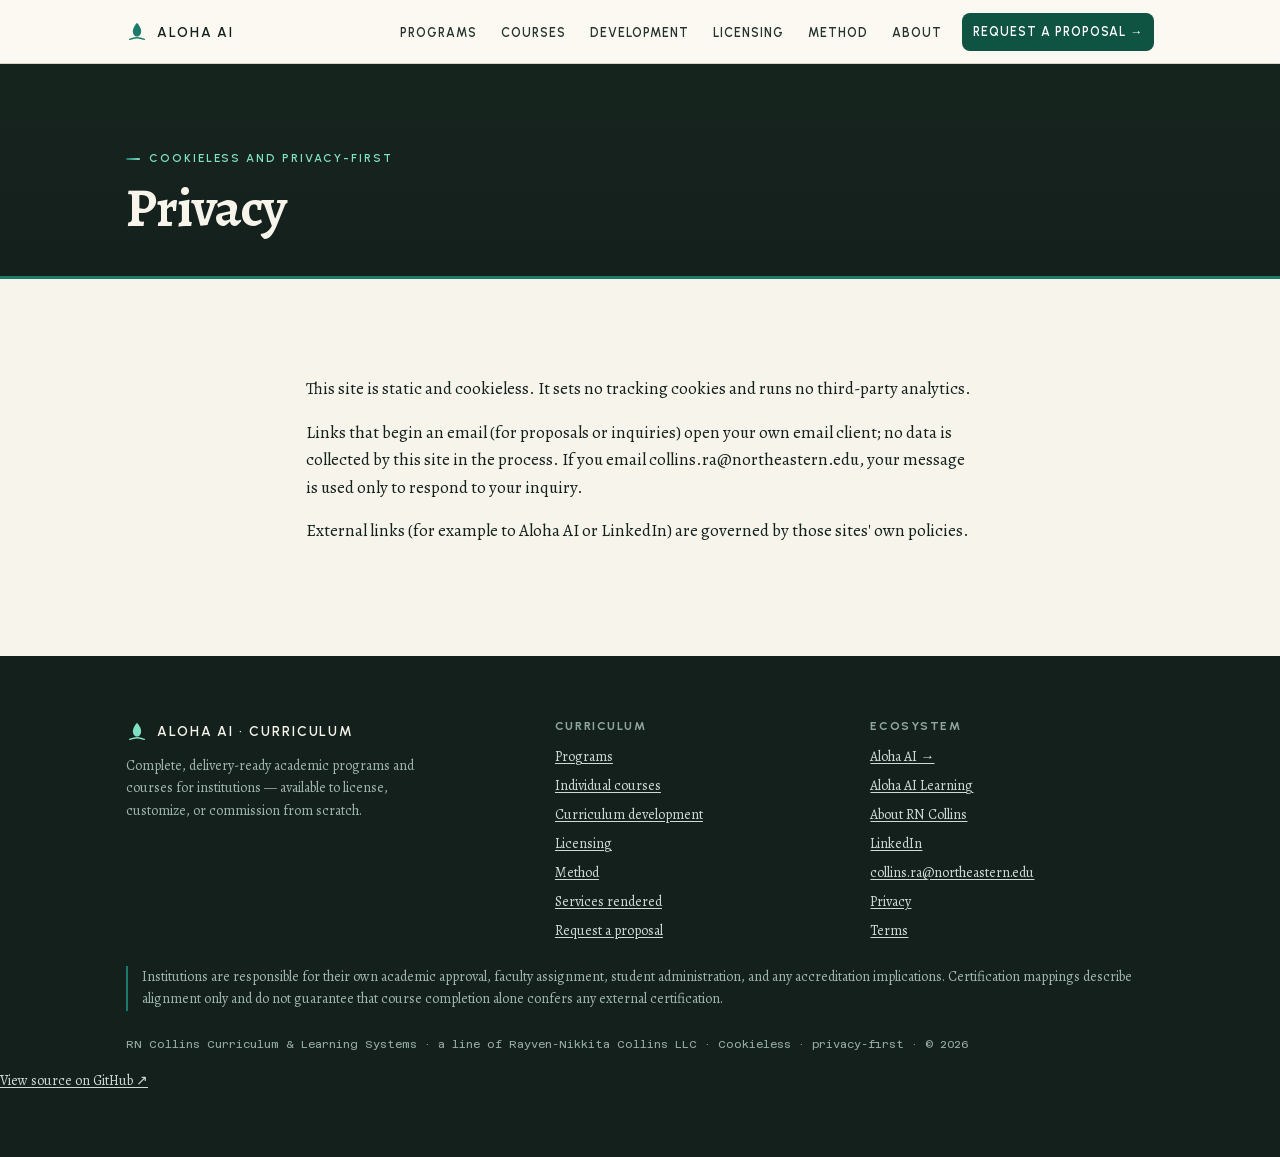
<file: privacy.html>
<!DOCTYPE html>
<html lang="en">
<head>
<meta charset="UTF-8">
<meta name="viewport" content="width=device-width, initial-scale=1.0">
<title>Privacy — RN Collins Curriculum</title>
<meta name="description" content="Privacy notice for the RN Collins Curriculum site.">
<link rel="canonical" href="https://curriculum-licensing.vercel.app/privacy">
<meta name="theme-color" content="#14201C">
<meta property="og:type" content="website">
<meta property="og:title" content="Privacy — RN Collins Curriculum">
<meta property="og:description" content="Privacy notice for the RN Collins Curriculum site.">
<meta property="og:url" content="https://curriculum-licensing.vercel.app/privacy">
<meta name="twitter:card" content="summary_large_image">
<meta name="twitter:title" content="Privacy — RN Collins Curriculum">
<meta name="twitter:description" content="Privacy notice for the RN Collins Curriculum site.">
<link rel="icon" href="/favicon.svg" type="image/svg+xml">
<link rel="apple-touch-icon" sizes="180x180" href="/apple-touch-icon.png">
<meta property="og:site_name" content="RN Collins Curriculum">
<meta property="og:image" content="https://curriculum-licensing.vercel.app/og.png">
<meta property="og:image:width" content="1200">
<meta property="og:image:height" content="630">
<meta property="og:image:alt" content="RN Collins Curriculum — complete courses, academic programs, and curriculum-development services. Programs run 30 credits across ten three-credit courses in a seven-week format.">
<meta name="twitter:image" content="https://curriculum-licensing.vercel.app/og.png">
<script>document.documentElement.className+=' js';</script>
<link rel="stylesheet" href="/aloha-ds.css">
<script type="application/ld+json">
{"@context":"https://schema.org","@type":"Service","serviceType":"Academic curriculum development and licensing","provider":{"@type":"Person","name":"RN Collins","jobTitle":"Curriculum architect and academic program developer"},"areaServed":"US","url":"https://curriculum-licensing.vercel.app/privacy","description":"Privacy notice for the RN Collins Curriculum site.","brand":{"@type":"Organization","name":"Rayven-Nikkita Collins LLC"}}
</script>
<style>
  .hero{position:relative;overflow:hidden;background:var(--grad-hero);color:var(--cream);
    padding-block:clamp(60px,9vw,128px) clamp(48px,6vw,88px);border-bottom:3px solid var(--teal)}
  .hero::before{content:"";position:absolute;inset:0;background-image:radial-gradient(rgba(127,224,196,.05) 1px,transparent 1px);
    background-size:26px 26px;-webkit-mask-image:linear-gradient(180deg,rgba(0,0,0,.6),transparent 70%);mask-image:linear-gradient(180deg,rgba(0,0,0,.6),transparent 70%);pointer-events:none}
  .hero>.wrap{position:relative}
  .hero .display{color:var(--cream);max-width:20ch;margin-bottom:var(--s4)}
  .hero .lead{color:#CFDAD5;max-width:62ch}
  .hero em{color:var(--teal-mint);font-style:normal}
  .hero__cta{display:flex;gap:.7rem;flex-wrap:wrap;margin-top:var(--s5)}
  .hero__meta{margin-top:var(--s5);font-family:var(--mono);font-size:var(--fs-xs);color:#9FB6AE;letter-spacing:.04em;line-height:1.8}
  .hero__meta b{color:var(--cream)}
  .livebadge{display:inline-flex;align-items:center;gap:.5rem;font-family:var(--mono);font-size:var(--fs-xs);
    letter-spacing:.08em;text-transform:uppercase;color:#CDE7DF;border:1px solid #2F4A42;border-radius:var(--r-pill);padding:.34rem .72rem;margin-bottom:var(--s4)}
  .livebadge .dot{width:7px;height:7px;border-radius:50%;background:var(--teal-mint)}
  .sec-head{margin-bottom:var(--s6);max-width:72ch}
  .sec-head .h2{margin-bottom:var(--s3)}
  .pagehead{padding-block:clamp(48px,6vw,84px) clamp(28px,3vw,40px);background:var(--grad-ink);color:var(--cream);border-bottom:3px solid var(--teal)}
  .pagehead .display,.pagehead .h1{color:var(--cream)}
  .pagehead .lead{color:#CFDAD5}
  .card .go{font-family:var(--mono);font-size:var(--fs-xs);color:var(--teal-d);text-transform:uppercase;letter-spacing:.06em;margin-top:.7rem;display:inline-block}
  .card--hover:hover .go{text-decoration:underline}
  .kv{font-family:var(--mono);font-size:var(--fs-xs);letter-spacing:.04em;color:var(--muted);text-transform:uppercase}
  .num-stat{font-family:var(--serif);font-size:2rem;color:var(--teal-d);line-height:1}
  .section--ink .num-stat{color:var(--teal-mint)}
  .clist{list-style:none;margin:0;padding:0}
  .clist li{padding-left:1.4rem;position:relative;margin-bottom:.5rem}
  .clist li::before{content:"";position:absolute;left:0;top:.5em;width:8px;height:8px;border-radius:2px;background:var(--grad-mint-rule)}
  .courserow{display:grid;grid-template-columns:auto 1fr auto;gap:var(--s4);align-items:baseline;padding:var(--s4) 0;border-bottom:1px solid var(--line)}
  .courserow:last-child{border-bottom:0}
  .courserow .code{font-family:var(--mono);font-size:var(--fs-sm);color:var(--teal-d);letter-spacing:.03em}
  .courserow .cr{font-family:var(--mono);font-size:var(--fs-xs);color:var(--muted)}
  @media(max-width:640px){.courserow{grid-template-columns:1fr;gap:var(--s1)}}
  .offergrid{display:grid;grid-template-columns:1fr 1fr 1fr;gap:var(--s5)}
  @media(max-width:820px){.offergrid{grid-template-columns:1fr}}
  .phase{border-left:2px solid var(--line-2);padding:0 0 var(--s5) var(--s5);position:relative;margin-left:.4rem}
  .phase::before{content:"";position:absolute;left:-6px;top:.2rem;width:10px;height:10px;border-radius:50%;background:var(--teal);border:2px solid var(--paper)}
  .phase:last-child{padding-bottom:0}
  .phase .p-num{font-family:var(--mono);font-size:var(--fs-xs);letter-spacing:.1em;color:var(--teal-d);text-transform:uppercase}
</style>
</head>
<body>
<a class="skip" href="#main">Skip to content</a>
<header class="nav">
  <div class="nav__in">
    <a class="nav__brand" href="/" aria-label="Aloha AI home">
      <svg width="22" height="22" viewBox="0 0 24 24" aria-hidden="true"><path d="M12 2c3 3.5 4.5 6.5 4.5 9.2 0 3.4-2 5.8-4.5 5.8s-4.5-2.4-4.5-5.8C7.5 8.5 9 5.5 12 2z" fill="#1B7A68"/><path d="M4 20c3-1.2 5.4-1.8 8-1.8s5 .6 8 1.8" stroke="#1B7A68" stroke-width="1.6" fill="none" stroke-linecap="round"/></svg>
      Aloha&nbsp;AI
    </a>
    <button class="nav__burger" id="burger" aria-expanded="false" aria-controls="navlinks" aria-label="Open menu">
      <svg width="20" height="20" viewBox="0 0 24 24" aria-hidden="true"><path d="M3 6h18M3 12h18M3 18h18" stroke="currentColor" stroke-width="1.8" stroke-linecap="round"/></svg>
    </button>
    <nav aria-label="Primary">
      <ul class="nav__links" id="navlinks">
<li><a href="/programs">Programs</a></li>
<li><a href="/courses">Courses</a></li>
<li><a href="/curriculum-development">Development</a></li>
<li><a href="/licensing">Licensing</a></li>
<li><a href="/method">Method</a></li>
<li><a href="/about">About</a></li>
<li class="nav__cta"><a class="btn btn--primary btn--sm" href="/request">Request a proposal →</a></li>
</ul>
    </nav>
  </div>
</header>
<main id="main"><section class="pagehead">
    <div class="wrap">
      <p class="eyebrow" style="color:var(--teal-mint)">Cookieless and privacy-first</p>
      <h1 class="display" style="max-width:22ch">Privacy</h1>
      
    </div>
  </section>
  <section class="section"><div class="wrap" style="max-width:720px"><div class="stack">
    <p>This site is static and cookieless. It sets no tracking cookies and runs no third-party analytics.</p>
    <p>Links that begin an email (for proposals or inquiries) open your own email client; no data is collected by this site in the process. If you email collins.ra@northeastern.edu, your message is used only to respond to your inquiry.</p>
    <p>External links (for example to Aloha AI or LinkedIn) are governed by those sites' own policies.</p>
  </div></div></section></main>
<footer class="footer" aria-labelledby="foot-h">
  <div class="wrap">
    <h2 id="foot-h" class="small" style="position:absolute;left:-999px">Site footer</h2>
    <div class="footer__grid">
      <div>
        <a class="nav__brand" href="/" style="color:var(--cream)" aria-label="Aloha AI home"><svg width="22" height="22" viewBox="0 0 24 24" aria-hidden="true"><path d="M12 2c3 3.5 4.5 6.5 4.5 9.2 0 3.4-2 5.8-4.5 5.8s-4.5-2.4-4.5-5.8C7.5 8.5 9 5.5 12 2z" fill="#7FE0C4"/><path d="M4 20c3-1.2 5.4-1.8 8-1.8s5 .6 8 1.8" stroke="#7FE0C4" stroke-width="1.6" fill="none" stroke-linecap="round"/></svg> Aloha&nbsp;AI&nbsp;·&nbsp;Curriculum</a>
        <p class="small" style="margin-top:var(--s3);max-width:40ch;color:#9FB6AE">Complete, delivery-ready academic programs and courses for institutions — available to license, customize, or commission from scratch.</p>
      </div>
      <div>
        <h3>Curriculum</h3>
        <ul>
          <li><a href="/programs">Programs</a></li>
          <li><a href="/courses">Individual courses</a></li>
          <li><a href="/curriculum-development">Curriculum development</a></li>
          <li><a href="/licensing">Licensing</a></li>
          <li><a href="/method">Method</a></li>
          <li><a href="/services-rendered">Services rendered</a></li>
          <li><a href="/request">Request a proposal</a></li>
        </ul>
      </div>
      <div>
        <h3>Ecosystem</h3>
        <ul>
          <li><a href="https://aloha-ai-consulting.vercel.app" target="_blank" rel="noopener">Aloha AI →</a></li>
          <li><a href="https://aloha-ai-consulting.vercel.app/learning/" target="_blank" rel="noopener">Aloha AI Learning</a></li>
          <li><a href="/about">About RN Collins</a></li>
          <li><a href="https://www.linkedin.com/in/rn-collins" target="_blank" rel="noopener">LinkedIn</a></li>
          <li><a href="mailto:collins.ra@northeastern.edu?subject=Curriculum%20licensing%20inquiry">collins.ra@northeastern.edu</a></li>
          <li><a href="/privacy">Privacy</a></li>
          <li><a href="/terms">Terms</a></li>
        </ul>
      </div>
    </div>
    <p class="disc small">Institutions are responsible for their own academic approval, faculty assignment, student administration, and any accreditation implications. Certification mappings describe alignment only and do not guarantee that course completion alone confers any external certification.</p>
    <p class="fine">RN Collins Curriculum &amp; Learning Systems · a line of Rayven-Nikkita Collins LLC · Cookieless · privacy-first · © 2026</p>
  </div>
<p><a href="https://github.com/rn-collins/curriculum-licensing" target="_blank" rel="noopener noreferrer">View source on GitHub ↗</a></p></footer>
<script>
  (function(){var b=document.getElementById('burger'),l=document.getElementById('navlinks');
  function set(o){b.setAttribute('aria-expanded',o);l.classList.toggle('open',o);b.setAttribute('aria-label',o?'Close menu':'Open menu');}
  b.addEventListener('click',function(){set(b.getAttribute('aria-expanded')!=='true');});
  l.addEventListener('click',function(e){if(e.target.tagName==='A')set(false);});
  document.addEventListener('keydown',function(e){if(e.key==='Escape')set(false);});})();
  document.querySelectorAll('.acc__btn').forEach(function(btn){var p=document.getElementById(btn.getAttribute('aria-controls'));
    btn.addEventListener('click',function(){var o=btn.getAttribute('aria-expanded')==='true';btn.setAttribute('aria-expanded',!o);p.style.maxHeight=o?null:p.scrollHeight+'px';});});
  (function(){var nav=document.querySelector('.nav');if(!nav)return;var on=function(){nav.classList.toggle('is-stuck',window.scrollY>8);};on();window.addEventListener('scroll',on,{passive:true});})();
  (function(){if(matchMedia('(prefers-reduced-motion:reduce)').matches){document.querySelectorAll('.reveal').forEach(function(e){e.classList.add('in');});return;}
  var io=new IntersectionObserver(function(es){es.forEach(function(e){if(e.isIntersecting){e.target.classList.add('in');io.unobserve(e.target);}});},{threshold:.12});
  document.querySelectorAll('.reveal').forEach(function(e){io.observe(e);});})();
</script>
</body>
</html>
</file>
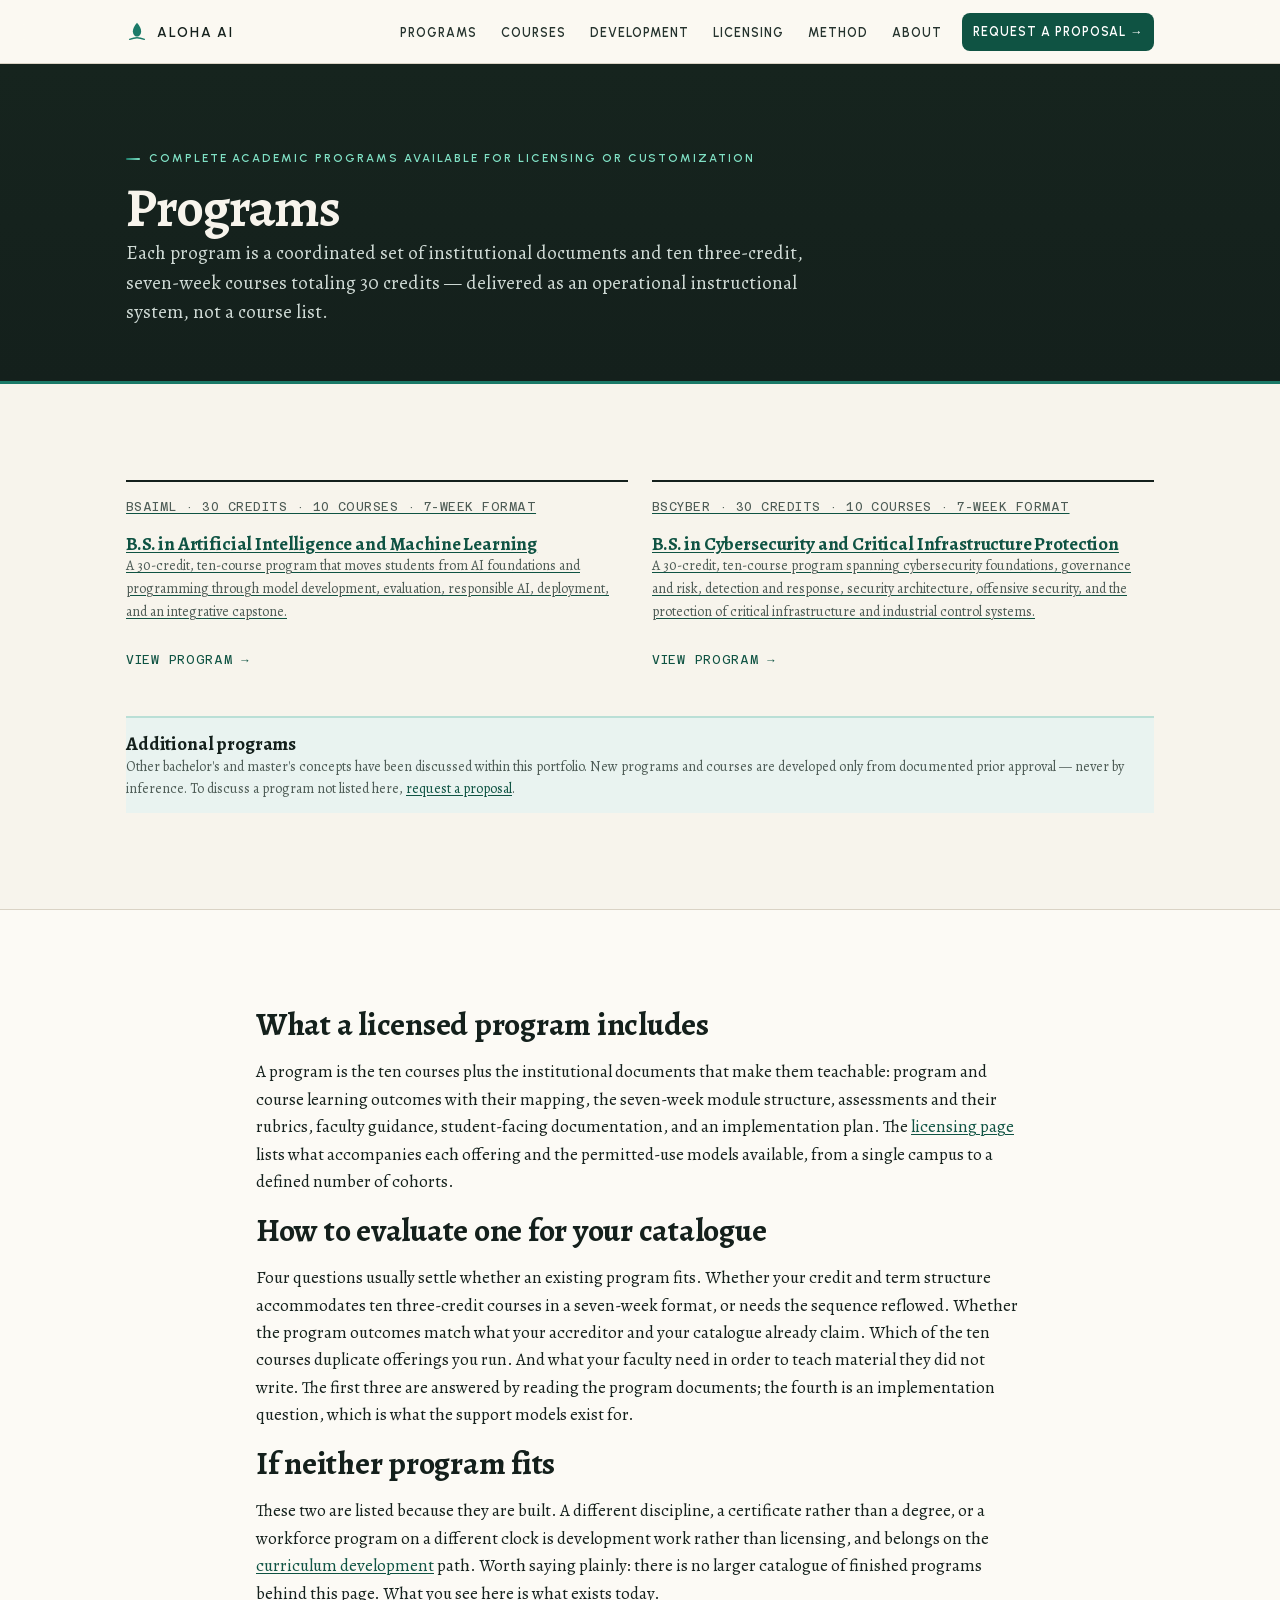
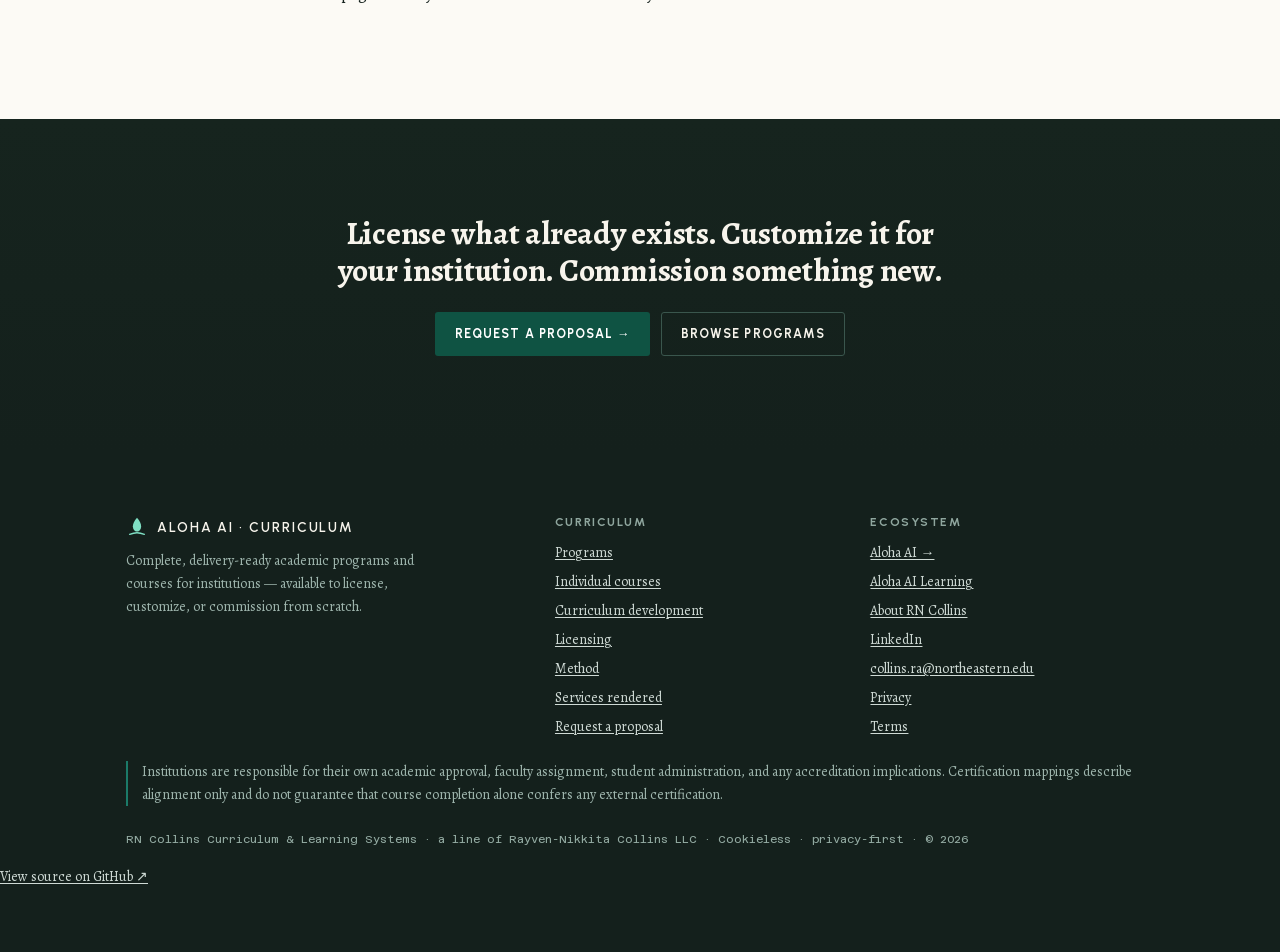
<file: programs.html>
<!DOCTYPE html>
<html lang="en">
<head>
<meta charset="UTF-8">
<meta name="viewport" content="width=device-width, initial-scale=1.0">
<title>Programs — Complete academic programs available for institutional licensing | RN Collins Curriculum</title>
<meta name="description" content="Complete 30-credit, ten-course academic programs available to license or customize: AI & Machine Learning, and Cybersecurity & Critical Infrastructure Protection.">
<link rel="canonical" href="https://curriculum-licensing.vercel.app/programs">
<meta name="theme-color" content="#14201C">
<meta property="og:type" content="website">
<meta property="og:title" content="Programs — Complete academic programs available for institutional licensing | RN Collins Curriculum">
<meta property="og:description" content="Complete 30-credit, ten-course academic programs available to license or customize: AI & Machine Learning, and Cybersecurity & Critical Infrastructure Protection.">
<meta property="og:url" content="https://curriculum-licensing.vercel.app/programs">
<meta name="twitter:card" content="summary_large_image">
<meta name="twitter:title" content="Programs — Complete academic programs available for institutional licensing | RN Collins Curriculum">
<meta name="twitter:description" content="Complete 30-credit, ten-course academic programs available to license or customize: AI & Machine Learning, and Cybersecurity & Critical Infrastructure Protection.">
<link rel="icon" href="/favicon.svg" type="image/svg+xml">
<link rel="apple-touch-icon" sizes="180x180" href="/apple-touch-icon.png">
<meta property="og:site_name" content="RN Collins Curriculum">
<meta property="og:image" content="https://curriculum-licensing.vercel.app/og.png">
<meta property="og:image:width" content="1200">
<meta property="og:image:height" content="630">
<meta property="og:image:alt" content="RN Collins Curriculum — complete courses, academic programs, and curriculum-development services. Programs run 30 credits across ten three-credit courses in a seven-week format.">
<meta name="twitter:image" content="https://curriculum-licensing.vercel.app/og.png">
<script>document.documentElement.className+=' js';</script>
<link rel="stylesheet" href="/aloha-ds.css">
<script type="application/ld+json">
{"@context":"https://schema.org","@type":"Service","serviceType":"Academic curriculum development and licensing","provider":{"@type":"Person","name":"RN Collins","jobTitle":"Curriculum architect and academic program developer"},"areaServed":"US","url":"https://curriculum-licensing.vercel.app/programs","description":"Complete 30-credit, ten-course academic programs available to license or customize: AI & Machine Learning, and Cybersecurity & Critical Infrastructure Protection.","brand":{"@type":"Organization","name":"Rayven-Nikkita Collins LLC"}}
</script>
<style>
  .hero{position:relative;overflow:hidden;background:var(--grad-hero);color:var(--cream);
    padding-block:clamp(60px,9vw,128px) clamp(48px,6vw,88px);border-bottom:3px solid var(--teal)}
  .hero::before{content:"";position:absolute;inset:0;background-image:radial-gradient(rgba(127,224,196,.05) 1px,transparent 1px);
    background-size:26px 26px;-webkit-mask-image:linear-gradient(180deg,rgba(0,0,0,.6),transparent 70%);mask-image:linear-gradient(180deg,rgba(0,0,0,.6),transparent 70%);pointer-events:none}
  .hero>.wrap{position:relative}
  .hero .display{color:var(--cream);max-width:20ch;margin-bottom:var(--s4)}
  .hero .lead{color:#CFDAD5;max-width:62ch}
  .hero em{color:var(--teal-mint);font-style:normal}
  .hero__cta{display:flex;gap:.7rem;flex-wrap:wrap;margin-top:var(--s5)}
  .hero__meta{margin-top:var(--s5);font-family:var(--mono);font-size:var(--fs-xs);color:#9FB6AE;letter-spacing:.04em;line-height:1.8}
  .hero__meta b{color:var(--cream)}
  .livebadge{display:inline-flex;align-items:center;gap:.5rem;font-family:var(--mono);font-size:var(--fs-xs);
    letter-spacing:.08em;text-transform:uppercase;color:#CDE7DF;border:1px solid #2F4A42;border-radius:var(--r-pill);padding:.34rem .72rem;margin-bottom:var(--s4)}
  .livebadge .dot{width:7px;height:7px;border-radius:50%;background:var(--teal-mint)}
  .sec-head{margin-bottom:var(--s6);max-width:72ch}
  .sec-head .h2{margin-bottom:var(--s3)}
  .pagehead{padding-block:clamp(48px,6vw,84px) clamp(28px,3vw,40px);background:var(--grad-ink);color:var(--cream);border-bottom:3px solid var(--teal)}
  .pagehead .display,.pagehead .h1{color:var(--cream)}
  .pagehead .lead{color:#CFDAD5}
  .card .go{font-family:var(--mono);font-size:var(--fs-xs);color:var(--teal-d);text-transform:uppercase;letter-spacing:.06em;margin-top:.7rem;display:inline-block}
  .card--hover:hover .go{text-decoration:underline}
  .kv{font-family:var(--mono);font-size:var(--fs-xs);letter-spacing:.04em;color:var(--muted);text-transform:uppercase}
  .num-stat{font-family:var(--serif);font-size:2rem;color:var(--teal-d);line-height:1}
  .section--ink .num-stat{color:var(--teal-mint)}
  .clist{list-style:none;margin:0;padding:0}
  .clist li{padding-left:1.4rem;position:relative;margin-bottom:.5rem}
  .clist li::before{content:"";position:absolute;left:0;top:.5em;width:8px;height:8px;border-radius:2px;background:var(--grad-mint-rule)}
  .courserow{display:grid;grid-template-columns:auto 1fr auto;gap:var(--s4);align-items:baseline;padding:var(--s4) 0;border-bottom:1px solid var(--line)}
  .courserow:last-child{border-bottom:0}
  .courserow .code{font-family:var(--mono);font-size:var(--fs-sm);color:var(--teal-d);letter-spacing:.03em}
  .courserow .cr{font-family:var(--mono);font-size:var(--fs-xs);color:var(--muted)}
  @media(max-width:640px){.courserow{grid-template-columns:1fr;gap:var(--s1)}}
  .offergrid{display:grid;grid-template-columns:1fr 1fr 1fr;gap:var(--s5)}
  @media(max-width:820px){.offergrid{grid-template-columns:1fr}}
  .phase{border-left:2px solid var(--line-2);padding:0 0 var(--s5) var(--s5);position:relative;margin-left:.4rem}
  .phase::before{content:"";position:absolute;left:-6px;top:.2rem;width:10px;height:10px;border-radius:50%;background:var(--teal);border:2px solid var(--paper)}
  .phase:last-child{padding-bottom:0}
  .phase .p-num{font-family:var(--mono);font-size:var(--fs-xs);letter-spacing:.1em;color:var(--teal-d);text-transform:uppercase}
</style>
</head>
<body>
<a class="skip" href="#main">Skip to content</a>
<header class="nav">
  <div class="nav__in">
    <a class="nav__brand" href="/" aria-label="Aloha AI home">
      <svg width="22" height="22" viewBox="0 0 24 24" aria-hidden="true"><path d="M12 2c3 3.5 4.5 6.5 4.5 9.2 0 3.4-2 5.8-4.5 5.8s-4.5-2.4-4.5-5.8C7.5 8.5 9 5.5 12 2z" fill="#1B7A68"/><path d="M4 20c3-1.2 5.4-1.8 8-1.8s5 .6 8 1.8" stroke="#1B7A68" stroke-width="1.6" fill="none" stroke-linecap="round"/></svg>
      Aloha&nbsp;AI
    </a>
    <button class="nav__burger" id="burger" aria-expanded="false" aria-controls="navlinks" aria-label="Open menu">
      <svg width="20" height="20" viewBox="0 0 24 24" aria-hidden="true"><path d="M3 6h18M3 12h18M3 18h18" stroke="currentColor" stroke-width="1.8" stroke-linecap="round"/></svg>
    </button>
    <nav aria-label="Primary">
      <ul class="nav__links" id="navlinks">
<li><a href="/programs">Programs</a></li>
<li><a href="/courses">Courses</a></li>
<li><a href="/curriculum-development">Development</a></li>
<li><a href="/licensing">Licensing</a></li>
<li><a href="/method">Method</a></li>
<li><a href="/about">About</a></li>
<li class="nav__cta"><a class="btn btn--primary btn--sm" href="/request">Request a proposal →</a></li>
</ul>
    </nav>
  </div>
</header>
<main id="main"><section class="pagehead">
    <div class="wrap">
      <p class="eyebrow" style="color:var(--teal-mint)">Complete academic programs available for licensing or customization</p>
      <h1 class="display" style="max-width:22ch">Programs</h1>
      <p class="lead" style="max-width:64ch">Each program is a coordinated set of institutional documents and ten three-credit, seven-week courses totaling 30 credits — delivered as an operational instructional system, not a course list.</p>
    </div>
  </section>
  <section class="section">
    <div class="wrap">
      <div class="grid grid-2">
        <a class="card card--hover reveal" href="/programs/ai-machine-learning">
          <p class="kv">BSAIML · 30 credits · 10 courses · 7-week format</p>
          <h2 style="font-size:var(--fs-h3);margin-top:.4rem">B.S. in Artificial Intelligence and Machine Learning</h2>
          <p class="muted small">A 30-credit, ten-course program that moves students from AI foundations and programming through model development, evaluation, responsible AI, deployment, and an integrative capstone.</p>
          <span class="go">View program →</span>
        </a>
<a class="card card--hover reveal" href="/programs/cybersecurity-critical-infrastructure">
          <p class="kv">BSCYBER · 30 credits · 10 courses · 7-week format</p>
          <h2 style="font-size:var(--fs-h3);margin-top:.4rem">B.S. in Cybersecurity and Critical Infrastructure Protection</h2>
          <p class="muted small">A 30-credit, ten-course program spanning cybersecurity foundations, governance and risk, detection and response, security architecture, offensive security, and the protection of critical infrastructure and industrial control systems.</p>
          <span class="go">View program →</span>
        </a>
      </div>
      <div class="card reveal" style="margin-top:var(--s6);background:var(--teal-l);border-color:#BADFD6">
        <h2 style="font-size:var(--fs-h3)">Additional programs</h2>
        <p class="muted small" style="margin-bottom:0">Other bachelor's and master's concepts have been discussed within this portfolio. New programs and courses are developed only from documented prior approval — never by inference. To discuss a program not listed here, <a href="/request">request a proposal</a>.</p>
      </div>
    </div>
  </section>
  <section class="section section--paper">
    <div class="wrap" style="max-width:820px">
      <div class="reveal stack">
        <h2 class="h2">What a licensed program includes</h2>
        <p>A program is the ten courses plus the institutional documents that make them teachable: program and course learning outcomes with their mapping, the seven-week module structure, assessments and their rubrics, faculty guidance, student-facing documentation, and an implementation plan. The <a href="/licensing">licensing page</a> lists what accompanies each offering and the permitted-use models available, from a single campus to a defined number of cohorts.</p>
        <h2 class="h2">How to evaluate one for your catalogue</h2>
        <p>Four questions usually settle whether an existing program fits. Whether your credit and term structure accommodates ten three-credit courses in a seven-week format, or needs the sequence reflowed. Whether the program outcomes match what your accreditor and your catalogue already claim. Which of the ten courses duplicate offerings you run. And what your faculty need in order to teach material they did not write. The first three are answered by reading the program documents; the fourth is an implementation question, which is what the support models exist for.</p>
        <h2 class="h2">If neither program fits</h2>
        <p>These two are listed because they are built. A different discipline, a certificate rather than a degree, or a workforce program on a different clock is development work rather than licensing, and belongs on the <a href="/curriculum-development">curriculum development</a> path. Worth saying plainly: there is no larger catalogue of finished programs behind this page. What you see here is what exists today.</p>
      </div>
    </div>
  </section>
  <section class="section section--ink">
    <div class="wrap" style="text-align:center;max-width:760px">
      <h2 class="h2" style="color:var(--cream)">License what already exists. Customize it for your institution. Commission something new.</h2>
      <div class="hero__cta" style="justify-content:center;margin-top:var(--s5)">
        <a class="btn btn--primary" href="/request">Request a proposal →</a>
        <a class="btn btn--ghost" href="/programs">Browse programs</a>
      </div>
    </div>
  </section></main>
<footer class="footer" aria-labelledby="foot-h">
  <div class="wrap">
    <h2 id="foot-h" class="small" style="position:absolute;left:-999px">Site footer</h2>
    <div class="footer__grid">
      <div>
        <a class="nav__brand" href="/" style="color:var(--cream)" aria-label="Aloha AI home"><svg width="22" height="22" viewBox="0 0 24 24" aria-hidden="true"><path d="M12 2c3 3.5 4.5 6.5 4.5 9.2 0 3.4-2 5.8-4.5 5.8s-4.5-2.4-4.5-5.8C7.5 8.5 9 5.5 12 2z" fill="#7FE0C4"/><path d="M4 20c3-1.2 5.4-1.8 8-1.8s5 .6 8 1.8" stroke="#7FE0C4" stroke-width="1.6" fill="none" stroke-linecap="round"/></svg> Aloha&nbsp;AI&nbsp;·&nbsp;Curriculum</a>
        <p class="small" style="margin-top:var(--s3);max-width:40ch;color:#9FB6AE">Complete, delivery-ready academic programs and courses for institutions — available to license, customize, or commission from scratch.</p>
      </div>
      <div>
        <h3>Curriculum</h3>
        <ul>
          <li><a href="/programs">Programs</a></li>
          <li><a href="/courses">Individual courses</a></li>
          <li><a href="/curriculum-development">Curriculum development</a></li>
          <li><a href="/licensing">Licensing</a></li>
          <li><a href="/method">Method</a></li>
          <li><a href="/services-rendered">Services rendered</a></li>
          <li><a href="/request">Request a proposal</a></li>
        </ul>
      </div>
      <div>
        <h3>Ecosystem</h3>
        <ul>
          <li><a href="https://aloha-ai-consulting.vercel.app" target="_blank" rel="noopener">Aloha AI →</a></li>
          <li><a href="https://aloha-ai-consulting.vercel.app/learning/" target="_blank" rel="noopener">Aloha AI Learning</a></li>
          <li><a href="/about">About RN Collins</a></li>
          <li><a href="https://www.linkedin.com/in/rn-collins" target="_blank" rel="noopener">LinkedIn</a></li>
          <li><a href="mailto:collins.ra@northeastern.edu?subject=Curriculum%20licensing%20inquiry">collins.ra@northeastern.edu</a></li>
          <li><a href="/privacy">Privacy</a></li>
          <li><a href="/terms">Terms</a></li>
        </ul>
      </div>
    </div>
    <p class="disc small">Institutions are responsible for their own academic approval, faculty assignment, student administration, and any accreditation implications. Certification mappings describe alignment only and do not guarantee that course completion alone confers any external certification.</p>
    <p class="fine">RN Collins Curriculum &amp; Learning Systems · a line of Rayven-Nikkita Collins LLC · Cookieless · privacy-first · © 2026</p>
  </div>
<p><a href="https://github.com/rn-collins/curriculum-licensing" target="_blank" rel="noopener noreferrer">View source on GitHub ↗</a></p></footer>
<script>
  (function(){var b=document.getElementById('burger'),l=document.getElementById('navlinks');
  function set(o){b.setAttribute('aria-expanded',o);l.classList.toggle('open',o);b.setAttribute('aria-label',o?'Close menu':'Open menu');}
  b.addEventListener('click',function(){set(b.getAttribute('aria-expanded')!=='true');});
  l.addEventListener('click',function(e){if(e.target.tagName==='A')set(false);});
  document.addEventListener('keydown',function(e){if(e.key==='Escape')set(false);});})();
  document.querySelectorAll('.acc__btn').forEach(function(btn){var p=document.getElementById(btn.getAttribute('aria-controls'));
    btn.addEventListener('click',function(){var o=btn.getAttribute('aria-expanded')==='true';btn.setAttribute('aria-expanded',!o);p.style.maxHeight=o?null:p.scrollHeight+'px';});});
  (function(){var nav=document.querySelector('.nav');if(!nav)return;var on=function(){nav.classList.toggle('is-stuck',window.scrollY>8);};on();window.addEventListener('scroll',on,{passive:true});})();
  (function(){if(matchMedia('(prefers-reduced-motion:reduce)').matches){document.querySelectorAll('.reveal').forEach(function(e){e.classList.add('in');});return;}
  var io=new IntersectionObserver(function(es){es.forEach(function(e){if(e.isIntersecting){e.target.classList.add('in');io.unobserve(e.target);}});},{threshold:.12});
  document.querySelectorAll('.reveal').forEach(function(e){io.observe(e);});})();
</script>
</body>
</html>
</file>
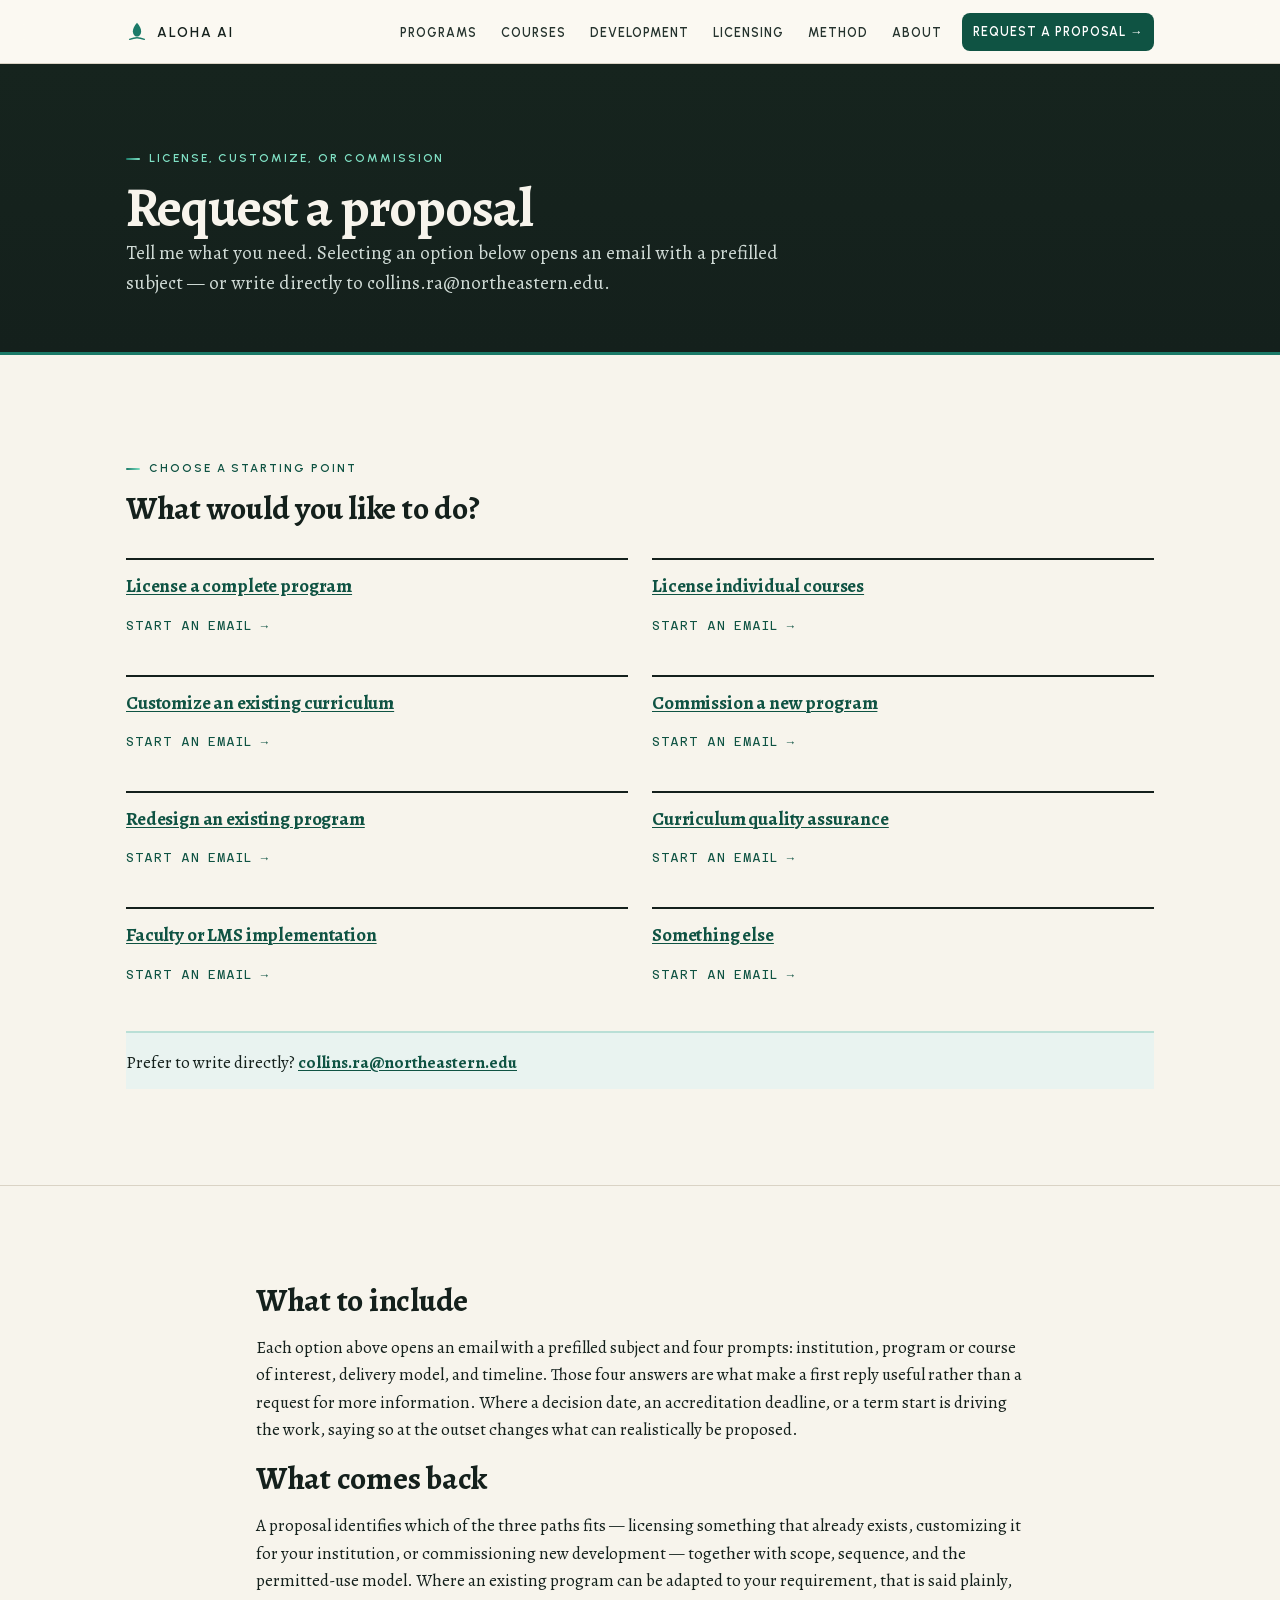
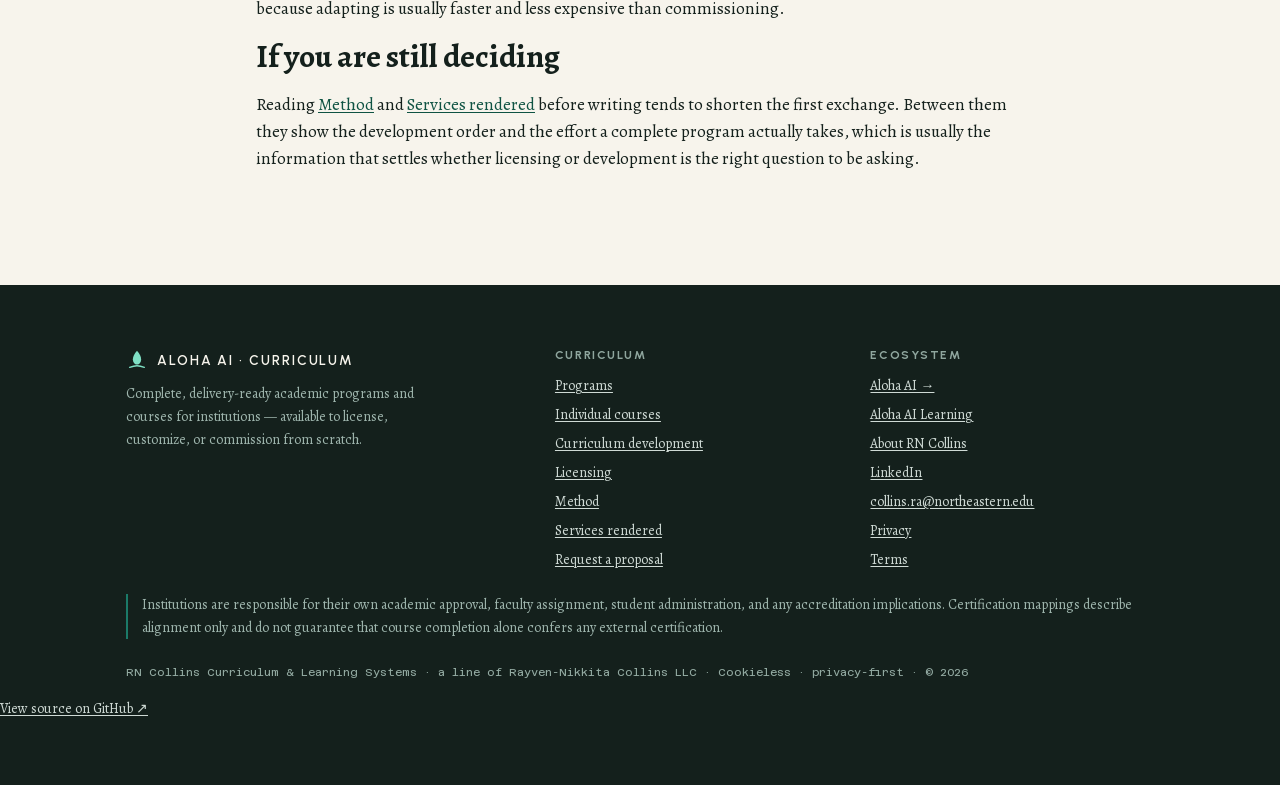
<file: request.html>
<!DOCTYPE html>
<html lang="en">
<head>
<meta charset="UTF-8">
<meta name="viewport" content="width=device-width, initial-scale=1.0">
<title>Request a proposal — License, customize, or commission curriculum | RN Collins Curriculum</title>
<meta name="description" content="Request a licensing proposal, a customized institutional version, or a new curriculum-development engagement.">
<link rel="canonical" href="https://curriculum-licensing.vercel.app/request">
<meta name="theme-color" content="#14201C">
<meta property="og:type" content="website">
<meta property="og:title" content="Request a proposal — License, customize, or commission curriculum | RN Collins Curriculum">
<meta property="og:description" content="Request a licensing proposal, a customized institutional version, or a new curriculum-development engagement.">
<meta property="og:url" content="https://curriculum-licensing.vercel.app/request">
<meta name="twitter:card" content="summary_large_image">
<meta name="twitter:title" content="Request a proposal — License, customize, or commission curriculum | RN Collins Curriculum">
<meta name="twitter:description" content="Request a licensing proposal, a customized institutional version, or a new curriculum-development engagement.">
<link rel="icon" href="/favicon.svg" type="image/svg+xml">
<link rel="apple-touch-icon" sizes="180x180" href="/apple-touch-icon.png">
<meta property="og:site_name" content="RN Collins Curriculum">
<meta property="og:image" content="https://curriculum-licensing.vercel.app/og.png">
<meta property="og:image:width" content="1200">
<meta property="og:image:height" content="630">
<meta property="og:image:alt" content="RN Collins Curriculum — complete courses, academic programs, and curriculum-development services. Programs run 30 credits across ten three-credit courses in a seven-week format.">
<meta name="twitter:image" content="https://curriculum-licensing.vercel.app/og.png">
<script>document.documentElement.className+=' js';</script>
<link rel="stylesheet" href="/aloha-ds.css">
<script type="application/ld+json">
{"@context":"https://schema.org","@type":"Service","serviceType":"Academic curriculum development and licensing","provider":{"@type":"Person","name":"RN Collins","jobTitle":"Curriculum architect and academic program developer"},"areaServed":"US","url":"https://curriculum-licensing.vercel.app/request","description":"Request a licensing proposal, a customized institutional version, or a new curriculum-development engagement.","brand":{"@type":"Organization","name":"Rayven-Nikkita Collins LLC"}}
</script>
<style>
  .hero{position:relative;overflow:hidden;background:var(--grad-hero);color:var(--cream);
    padding-block:clamp(60px,9vw,128px) clamp(48px,6vw,88px);border-bottom:3px solid var(--teal)}
  .hero::before{content:"";position:absolute;inset:0;background-image:radial-gradient(rgba(127,224,196,.05) 1px,transparent 1px);
    background-size:26px 26px;-webkit-mask-image:linear-gradient(180deg,rgba(0,0,0,.6),transparent 70%);mask-image:linear-gradient(180deg,rgba(0,0,0,.6),transparent 70%);pointer-events:none}
  .hero>.wrap{position:relative}
  .hero .display{color:var(--cream);max-width:20ch;margin-bottom:var(--s4)}
  .hero .lead{color:#CFDAD5;max-width:62ch}
  .hero em{color:var(--teal-mint);font-style:normal}
  .hero__cta{display:flex;gap:.7rem;flex-wrap:wrap;margin-top:var(--s5)}
  .hero__meta{margin-top:var(--s5);font-family:var(--mono);font-size:var(--fs-xs);color:#9FB6AE;letter-spacing:.04em;line-height:1.8}
  .hero__meta b{color:var(--cream)}
  .livebadge{display:inline-flex;align-items:center;gap:.5rem;font-family:var(--mono);font-size:var(--fs-xs);
    letter-spacing:.08em;text-transform:uppercase;color:#CDE7DF;border:1px solid #2F4A42;border-radius:var(--r-pill);padding:.34rem .72rem;margin-bottom:var(--s4)}
  .livebadge .dot{width:7px;height:7px;border-radius:50%;background:var(--teal-mint)}
  .sec-head{margin-bottom:var(--s6);max-width:72ch}
  .sec-head .h2{margin-bottom:var(--s3)}
  .pagehead{padding-block:clamp(48px,6vw,84px) clamp(28px,3vw,40px);background:var(--grad-ink);color:var(--cream);border-bottom:3px solid var(--teal)}
  .pagehead .display,.pagehead .h1{color:var(--cream)}
  .pagehead .lead{color:#CFDAD5}
  .card .go{font-family:var(--mono);font-size:var(--fs-xs);color:var(--teal-d);text-transform:uppercase;letter-spacing:.06em;margin-top:.7rem;display:inline-block}
  .card--hover:hover .go{text-decoration:underline}
  .kv{font-family:var(--mono);font-size:var(--fs-xs);letter-spacing:.04em;color:var(--muted);text-transform:uppercase}
  .num-stat{font-family:var(--serif);font-size:2rem;color:var(--teal-d);line-height:1}
  .section--ink .num-stat{color:var(--teal-mint)}
  .clist{list-style:none;margin:0;padding:0}
  .clist li{padding-left:1.4rem;position:relative;margin-bottom:.5rem}
  .clist li::before{content:"";position:absolute;left:0;top:.5em;width:8px;height:8px;border-radius:2px;background:var(--grad-mint-rule)}
  .courserow{display:grid;grid-template-columns:auto 1fr auto;gap:var(--s4);align-items:baseline;padding:var(--s4) 0;border-bottom:1px solid var(--line)}
  .courserow:last-child{border-bottom:0}
  .courserow .code{font-family:var(--mono);font-size:var(--fs-sm);color:var(--teal-d);letter-spacing:.03em}
  .courserow .cr{font-family:var(--mono);font-size:var(--fs-xs);color:var(--muted)}
  @media(max-width:640px){.courserow{grid-template-columns:1fr;gap:var(--s1)}}
  .offergrid{display:grid;grid-template-columns:1fr 1fr 1fr;gap:var(--s5)}
  @media(max-width:820px){.offergrid{grid-template-columns:1fr}}
  .phase{border-left:2px solid var(--line-2);padding:0 0 var(--s5) var(--s5);position:relative;margin-left:.4rem}
  .phase::before{content:"";position:absolute;left:-6px;top:.2rem;width:10px;height:10px;border-radius:50%;background:var(--teal);border:2px solid var(--paper)}
  .phase:last-child{padding-bottom:0}
  .phase .p-num{font-family:var(--mono);font-size:var(--fs-xs);letter-spacing:.1em;color:var(--teal-d);text-transform:uppercase}
</style>
</head>
<body>
<a class="skip" href="#main">Skip to content</a>
<header class="nav">
  <div class="nav__in">
    <a class="nav__brand" href="/" aria-label="Aloha AI home">
      <svg width="22" height="22" viewBox="0 0 24 24" aria-hidden="true"><path d="M12 2c3 3.5 4.5 6.5 4.5 9.2 0 3.4-2 5.8-4.5 5.8s-4.5-2.4-4.5-5.8C7.5 8.5 9 5.5 12 2z" fill="#1B7A68"/><path d="M4 20c3-1.2 5.4-1.8 8-1.8s5 .6 8 1.8" stroke="#1B7A68" stroke-width="1.6" fill="none" stroke-linecap="round"/></svg>
      Aloha&nbsp;AI
    </a>
    <button class="nav__burger" id="burger" aria-expanded="false" aria-controls="navlinks" aria-label="Open menu">
      <svg width="20" height="20" viewBox="0 0 24 24" aria-hidden="true"><path d="M3 6h18M3 12h18M3 18h18" stroke="currentColor" stroke-width="1.8" stroke-linecap="round"/></svg>
    </button>
    <nav aria-label="Primary">
      <ul class="nav__links" id="navlinks">
<li><a href="/programs">Programs</a></li>
<li><a href="/courses">Courses</a></li>
<li><a href="/curriculum-development">Development</a></li>
<li><a href="/licensing">Licensing</a></li>
<li><a href="/method">Method</a></li>
<li><a href="/about">About</a></li>
<li class="nav__cta"><a class="btn btn--primary btn--sm" href="/request">Request a proposal →</a></li>
</ul>
    </nav>
  </div>
</header>
<main id="main"><section class="pagehead">
    <div class="wrap">
      <p class="eyebrow" style="color:var(--teal-mint)">License, customize, or commission</p>
      <h1 class="display" style="max-width:22ch">Request a proposal</h1>
      <p class="lead" style="max-width:64ch">Tell me what you need. Selecting an option below opens an email with a prefilled subject — or write directly to collins.ra@northeastern.edu.</p>
    </div>
  </section>
  <section class="section">
    <div class="wrap">
      <div class="sec-head reveal"><p class="eyebrow">Choose a starting point</p><h2 class="h2">What would you like to do?</h2></div>
      <div class="grid grid-2">
        <a class="card card--hover reveal" href="mailto:collins.ra@northeastern.edu?subject=Curriculum%20inquiry%20%E2%80%94%20License%20a%20complete%20program&body=I%20would%20like%20a%20licensing%20proposal%20for%20a%20complete%20program.%0A%0AInstitution%3A%0AProgram%20%2F%20course%20of%20interest%3A%0ADelivery%20model%20(in-person%20%2F%20online%20%2F%20hybrid)%3A%0ATimeline%3A%0A"><h3 style="font-size:var(--fs-h3)">License a complete program</h3><span class="go">Start an email →</span></a>
<a class="card card--hover reveal" href="mailto:collins.ra@northeastern.edu?subject=Curriculum%20inquiry%20%E2%80%94%20License%20individual%20courses&body=I%20would%20like%20to%20license%20one%20or%20more%20individual%20courses.%0A%0AInstitution%3A%0AProgram%20%2F%20course%20of%20interest%3A%0ADelivery%20model%20(in-person%20%2F%20online%20%2F%20hybrid)%3A%0ATimeline%3A%0A"><h3 style="font-size:var(--fs-h3)">License individual courses</h3><span class="go">Start an email →</span></a>
<a class="card card--hover reveal" href="mailto:collins.ra@northeastern.edu?subject=Curriculum%20inquiry%20%E2%80%94%20Customize%20an%20existing%20curriculum&body=I%20would%20like%20to%20adapt%20an%20existing%20course%20or%20program%20to%20our%20institution.%0A%0AInstitution%3A%0AProgram%20%2F%20course%20of%20interest%3A%0ADelivery%20model%20(in-person%20%2F%20online%20%2F%20hybrid)%3A%0ATimeline%3A%0A"><h3 style="font-size:var(--fs-h3)">Customize an existing curriculum</h3><span class="go">Start an email →</span></a>
<a class="card card--hover reveal" href="mailto:collins.ra@northeastern.edu?subject=Curriculum%20inquiry%20%E2%80%94%20Commission%20a%20new%20program&body=I%20would%20like%20to%20commission%20a%20new%20academic%20or%20workforce%20program.%0A%0AInstitution%3A%0AProgram%20%2F%20course%20of%20interest%3A%0ADelivery%20model%20(in-person%20%2F%20online%20%2F%20hybrid)%3A%0ATimeline%3A%0A"><h3 style="font-size:var(--fs-h3)">Commission a new program</h3><span class="go">Start an email →</span></a>
<a class="card card--hover reveal" href="mailto:collins.ra@northeastern.edu?subject=Curriculum%20inquiry%20%E2%80%94%20Redesign%20an%20existing%20program&body=I%20would%20like%20to%20modernize%20or%20redesign%20an%20existing%20curriculum.%0A%0AInstitution%3A%0AProgram%20%2F%20course%20of%20interest%3A%0ADelivery%20model%20(in-person%20%2F%20online%20%2F%20hybrid)%3A%0ATimeline%3A%0A"><h3 style="font-size:var(--fs-h3)">Redesign an existing program</h3><span class="go">Start an email →</span></a>
<a class="card card--hover reveal" href="mailto:collins.ra@northeastern.edu?subject=Curriculum%20inquiry%20%E2%80%94%20Curriculum%20quality%20assurance&body=I%20would%20like%20a%20program%20or%20course%20quality%20review.%0A%0AInstitution%3A%0AProgram%20%2F%20course%20of%20interest%3A%0ADelivery%20model%20(in-person%20%2F%20online%20%2F%20hybrid)%3A%0ATimeline%3A%0A"><h3 style="font-size:var(--fs-h3)">Curriculum quality assurance</h3><span class="go">Start an email →</span></a>
<a class="card card--hover reveal" href="mailto:collins.ra@northeastern.edu?subject=Curriculum%20inquiry%20%E2%80%94%20Faculty%20or%20LMS%20implementation&body=I%20would%20like%20implementation%2C%20onboarding%2C%20or%20maintenance%20support.%0A%0AInstitution%3A%0AProgram%20%2F%20course%20of%20interest%3A%0ADelivery%20model%20(in-person%20%2F%20online%20%2F%20hybrid)%3A%0ATimeline%3A%0A"><h3 style="font-size:var(--fs-h3)">Faculty or LMS implementation</h3><span class="go">Start an email →</span></a>
<a class="card card--hover reveal" href="mailto:collins.ra@northeastern.edu?subject=Curriculum%20inquiry%20%E2%80%94%20Something%20else&body=I%20have%20a%20different%20request%20about%20curriculum%20licensing%20or%20development.%0A%0AInstitution%3A%0AProgram%20%2F%20course%20of%20interest%3A%0ADelivery%20model%20(in-person%20%2F%20online%20%2F%20hybrid)%3A%0ATimeline%3A%0A"><h3 style="font-size:var(--fs-h3)">Something else</h3><span class="go">Start an email →</span></a>
      </div>
      <div class="card reveal" style="margin-top:var(--s6);background:var(--teal-l);border-color:#BADFD6">
        <p style="margin:0">Prefer to write directly? <a href="mailto:collins.ra@northeastern.edu?subject=Curriculum%20licensing%20inquiry"><b>collins.ra@northeastern.edu</b></a></p>
      </div>
    </div>
  </section>
  <section class="section">
    <div class="wrap" style="max-width:820px">
      <div class="reveal stack">
        <h2 class="h2">What to include</h2>
        <p>Each option above opens an email with a prefilled subject and four prompts: institution, program or course of interest, delivery model, and timeline. Those four answers are what make a first reply useful rather than a request for more information. Where a decision date, an accreditation deadline, or a term start is driving the work, saying so at the outset changes what can realistically be proposed.</p>
        <h2 class="h2">What comes back</h2>
        <p>A proposal identifies which of the three paths fits — licensing something that already exists, customizing it for your institution, or commissioning new development — together with scope, sequence, and the permitted-use model. Where an existing program can be adapted to your requirement, that is said plainly, because adapting is usually faster and less expensive than commissioning.</p>
        <h2 class="h2">If you are still deciding</h2>
        <p>Reading <a href="/method">Method</a> and <a href="/services-rendered">Services rendered</a> before writing tends to shorten the first exchange. Between them they show the development order and the effort a complete program actually takes, which is usually the information that settles whether licensing or development is the right question to be asking.</p>
      </div>
    </div>
  </section></main>
<footer class="footer" aria-labelledby="foot-h">
  <div class="wrap">
    <h2 id="foot-h" class="small" style="position:absolute;left:-999px">Site footer</h2>
    <div class="footer__grid">
      <div>
        <a class="nav__brand" href="/" style="color:var(--cream)" aria-label="Aloha AI home"><svg width="22" height="22" viewBox="0 0 24 24" aria-hidden="true"><path d="M12 2c3 3.5 4.5 6.5 4.5 9.2 0 3.4-2 5.8-4.5 5.8s-4.5-2.4-4.5-5.8C7.5 8.5 9 5.5 12 2z" fill="#7FE0C4"/><path d="M4 20c3-1.2 5.4-1.8 8-1.8s5 .6 8 1.8" stroke="#7FE0C4" stroke-width="1.6" fill="none" stroke-linecap="round"/></svg> Aloha&nbsp;AI&nbsp;·&nbsp;Curriculum</a>
        <p class="small" style="margin-top:var(--s3);max-width:40ch;color:#9FB6AE">Complete, delivery-ready academic programs and courses for institutions — available to license, customize, or commission from scratch.</p>
      </div>
      <div>
        <h3>Curriculum</h3>
        <ul>
          <li><a href="/programs">Programs</a></li>
          <li><a href="/courses">Individual courses</a></li>
          <li><a href="/curriculum-development">Curriculum development</a></li>
          <li><a href="/licensing">Licensing</a></li>
          <li><a href="/method">Method</a></li>
          <li><a href="/services-rendered">Services rendered</a></li>
          <li><a href="/request">Request a proposal</a></li>
        </ul>
      </div>
      <div>
        <h3>Ecosystem</h3>
        <ul>
          <li><a href="https://aloha-ai-consulting.vercel.app" target="_blank" rel="noopener">Aloha AI →</a></li>
          <li><a href="https://aloha-ai-consulting.vercel.app/learning/" target="_blank" rel="noopener">Aloha AI Learning</a></li>
          <li><a href="/about">About RN Collins</a></li>
          <li><a href="https://www.linkedin.com/in/rn-collins" target="_blank" rel="noopener">LinkedIn</a></li>
          <li><a href="mailto:collins.ra@northeastern.edu?subject=Curriculum%20licensing%20inquiry">collins.ra@northeastern.edu</a></li>
          <li><a href="/privacy">Privacy</a></li>
          <li><a href="/terms">Terms</a></li>
        </ul>
      </div>
    </div>
    <p class="disc small">Institutions are responsible for their own academic approval, faculty assignment, student administration, and any accreditation implications. Certification mappings describe alignment only and do not guarantee that course completion alone confers any external certification.</p>
    <p class="fine">RN Collins Curriculum &amp; Learning Systems · a line of Rayven-Nikkita Collins LLC · Cookieless · privacy-first · © 2026</p>
  </div>
<p><a href="https://github.com/rn-collins/curriculum-licensing" target="_blank" rel="noopener noreferrer">View source on GitHub ↗</a></p></footer>
<script>
  (function(){var b=document.getElementById('burger'),l=document.getElementById('navlinks');
  function set(o){b.setAttribute('aria-expanded',o);l.classList.toggle('open',o);b.setAttribute('aria-label',o?'Close menu':'Open menu');}
  b.addEventListener('click',function(){set(b.getAttribute('aria-expanded')!=='true');});
  l.addEventListener('click',function(e){if(e.target.tagName==='A')set(false);});
  document.addEventListener('keydown',function(e){if(e.key==='Escape')set(false);});})();
  document.querySelectorAll('.acc__btn').forEach(function(btn){var p=document.getElementById(btn.getAttribute('aria-controls'));
    btn.addEventListener('click',function(){var o=btn.getAttribute('aria-expanded')==='true';btn.setAttribute('aria-expanded',!o);p.style.maxHeight=o?null:p.scrollHeight+'px';});});
  (function(){var nav=document.querySelector('.nav');if(!nav)return;var on=function(){nav.classList.toggle('is-stuck',window.scrollY>8);};on();window.addEventListener('scroll',on,{passive:true});})();
  (function(){if(matchMedia('(prefers-reduced-motion:reduce)').matches){document.querySelectorAll('.reveal').forEach(function(e){e.classList.add('in');});return;}
  var io=new IntersectionObserver(function(es){es.forEach(function(e){if(e.isIntersecting){e.target.classList.add('in');io.unobserve(e.target);}});},{threshold:.12});
  document.querySelectorAll('.reveal').forEach(function(e){io.observe(e);});})();
</script>
</body>
</html>
</file>
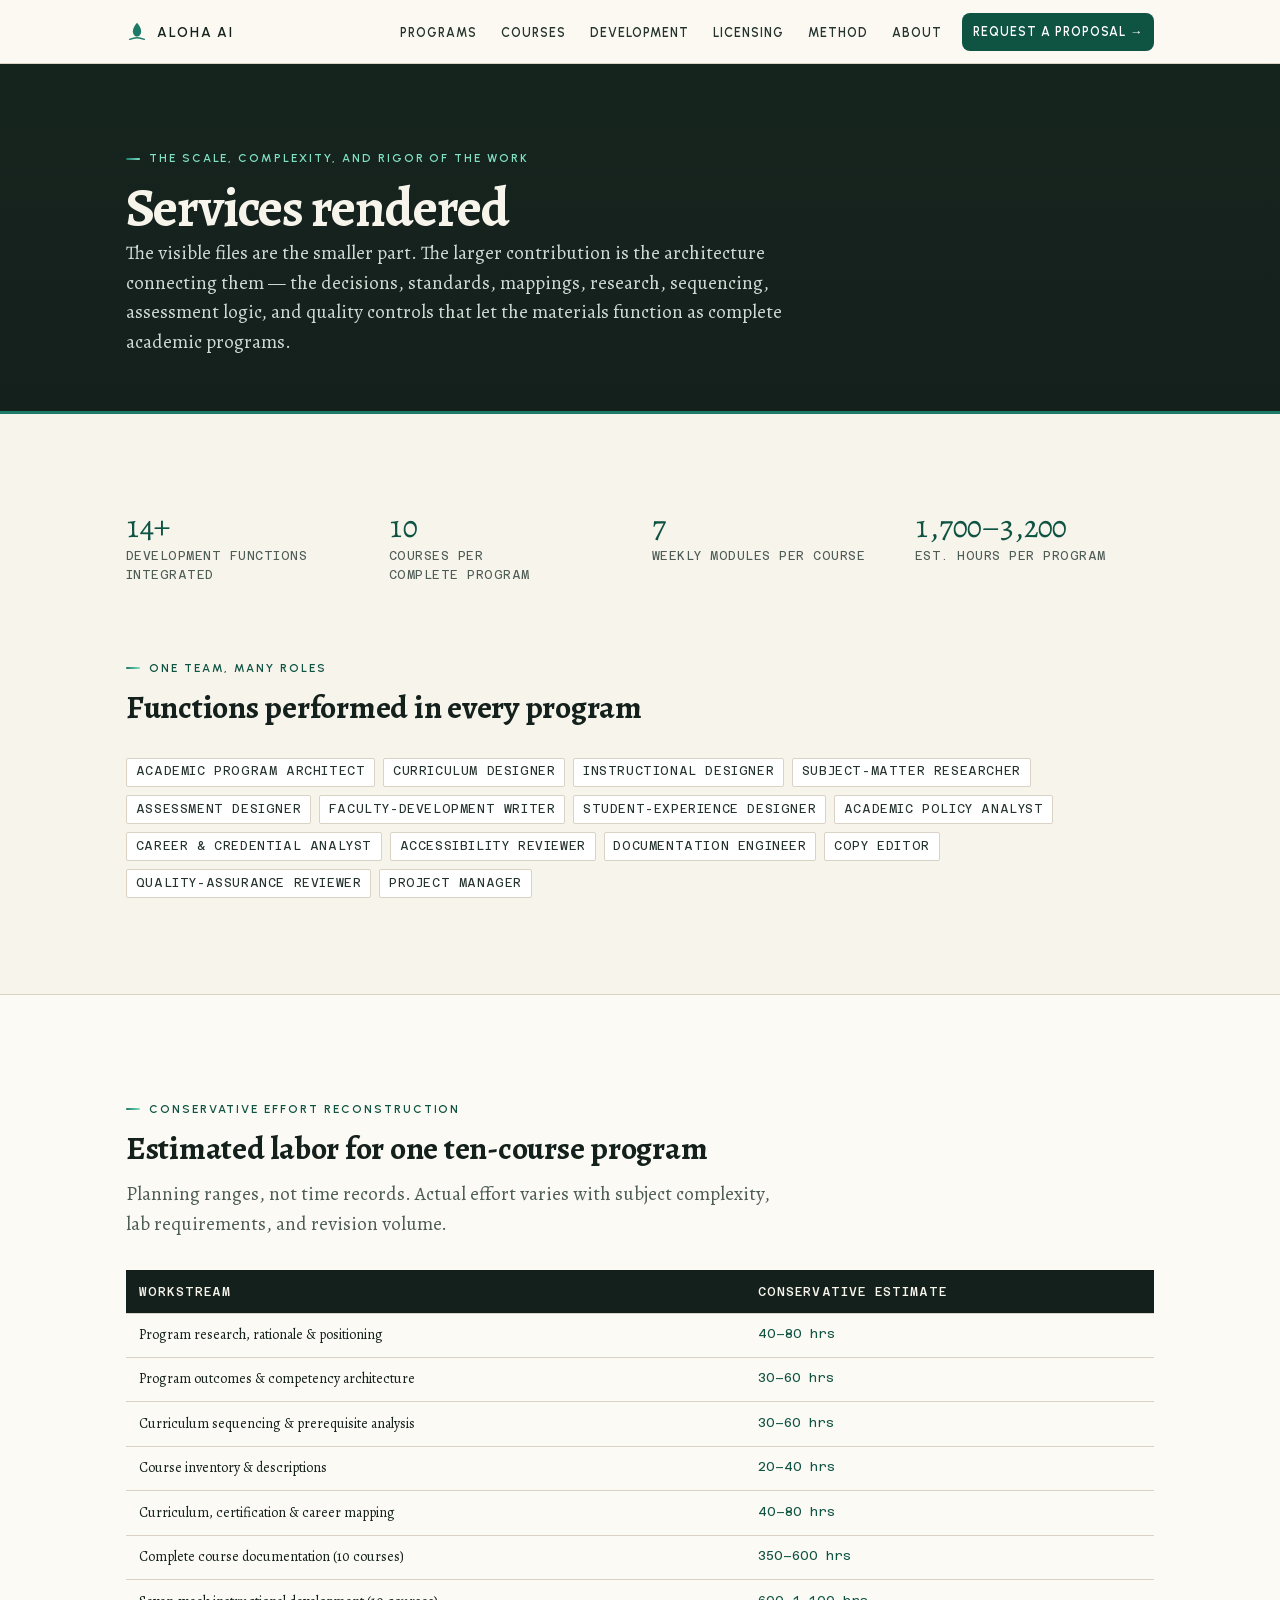
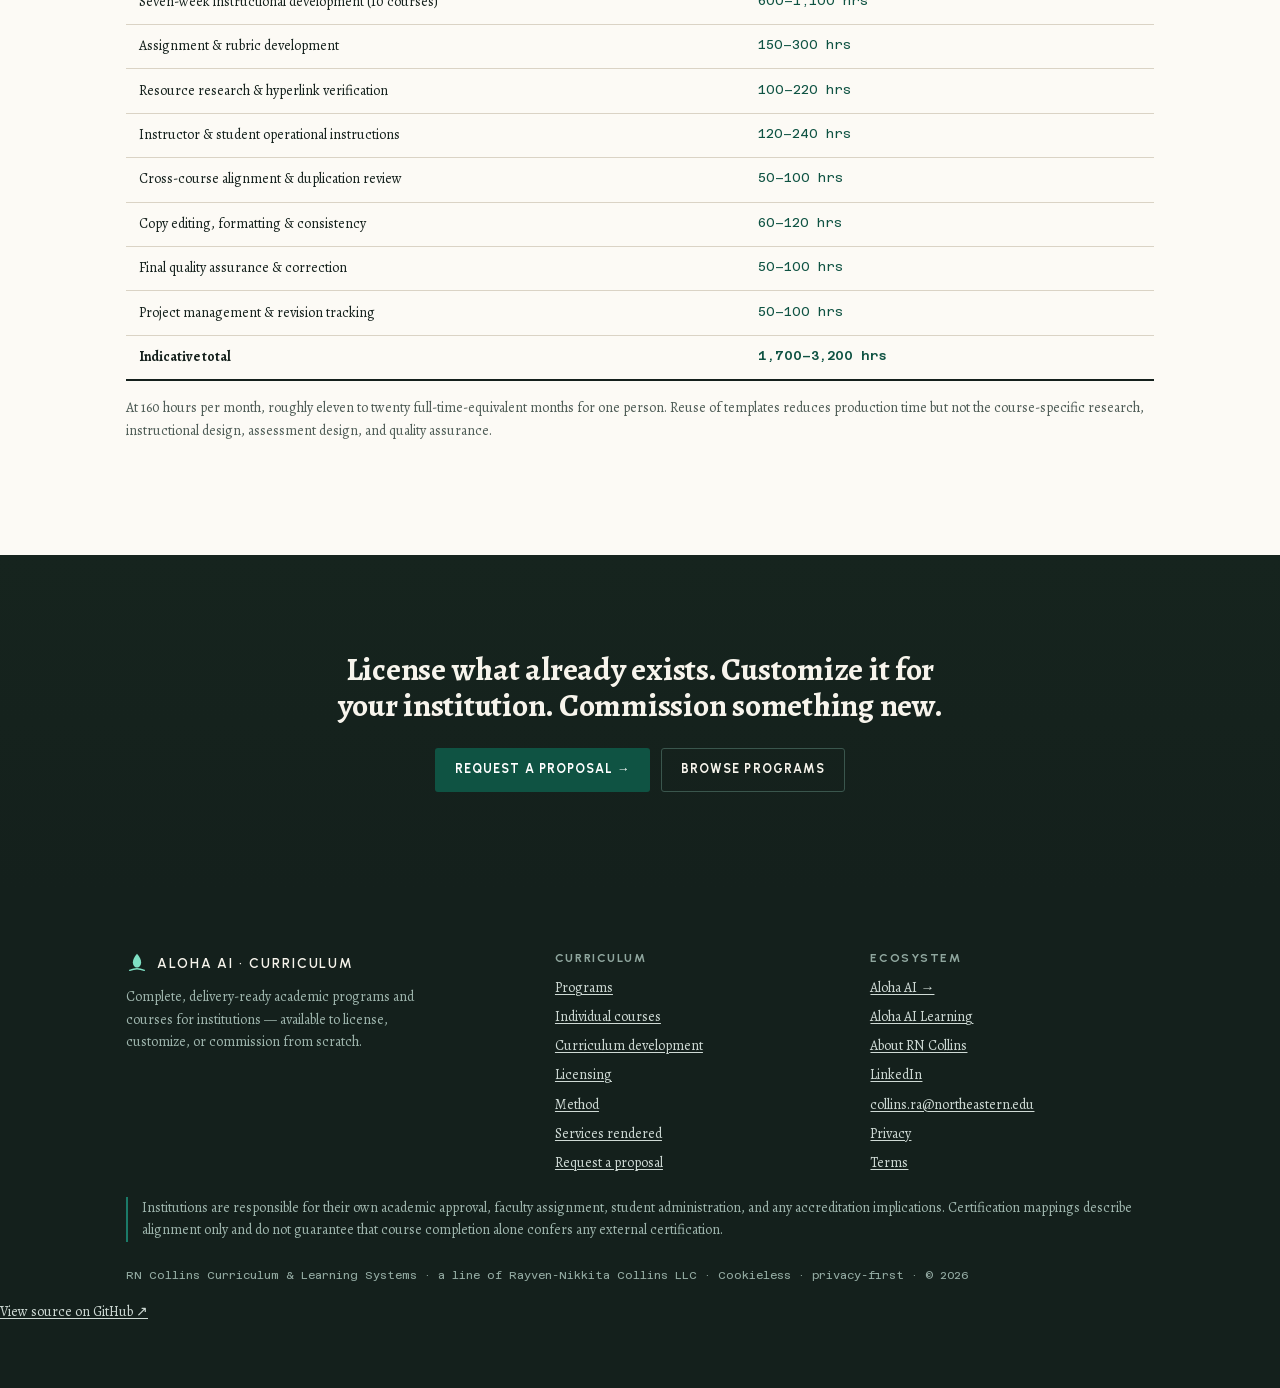
<file: services-rendered.html>
<!DOCTYPE html>
<html lang="en">
<head>
<meta charset="UTF-8">
<meta name="viewport" content="width=device-width, initial-scale=1.0">
<title>Services rendered — The scale and rigor of the work | RN Collins Curriculum</title>
<meta name="description" content="Evidence of the intellectual and production labor behind the portfolio — the functions performed, the deliverables produced, and a conservative reconstruction of the effort required.">
<link rel="canonical" href="https://curriculum-licensing.vercel.app/services-rendered">
<meta name="theme-color" content="#14201C">
<meta property="og:type" content="website">
<meta property="og:title" content="Services rendered — The scale and rigor of the work | RN Collins Curriculum">
<meta property="og:description" content="Evidence of the intellectual and production labor behind the portfolio — the functions performed, the deliverables produced, and a conservative reconstruction of the effort required.">
<meta property="og:url" content="https://curriculum-licensing.vercel.app/services-rendered">
<meta name="twitter:card" content="summary_large_image">
<meta name="twitter:title" content="Services rendered — The scale and rigor of the work | RN Collins Curriculum">
<meta name="twitter:description" content="Evidence of the intellectual and production labor behind the portfolio — the functions performed, the deliverables produced, and a conservative reconstruction of the effort required.">
<link rel="icon" href="/favicon.svg" type="image/svg+xml">
<link rel="apple-touch-icon" sizes="180x180" href="/apple-touch-icon.png">
<meta property="og:site_name" content="RN Collins Curriculum">
<meta property="og:image" content="https://curriculum-licensing.vercel.app/og.png">
<meta property="og:image:width" content="1200">
<meta property="og:image:height" content="630">
<meta property="og:image:alt" content="RN Collins Curriculum — complete courses, academic programs, and curriculum-development services. Programs run 30 credits across ten three-credit courses in a seven-week format.">
<meta name="twitter:image" content="https://curriculum-licensing.vercel.app/og.png">
<script>document.documentElement.className+=' js';</script>
<link rel="stylesheet" href="/aloha-ds.css">
<script type="application/ld+json">
{"@context":"https://schema.org","@type":"Service","serviceType":"Academic curriculum development and licensing","provider":{"@type":"Person","name":"RN Collins","jobTitle":"Curriculum architect and academic program developer"},"areaServed":"US","url":"https://curriculum-licensing.vercel.app/services-rendered","description":"Evidence of the intellectual and production labor behind the portfolio — the functions performed, the deliverables produced, and a conservative reconstruction of the effort required.","brand":{"@type":"Organization","name":"Rayven-Nikkita Collins LLC"}}
</script>
<style>
  .hero{position:relative;overflow:hidden;background:var(--grad-hero);color:var(--cream);
    padding-block:clamp(60px,9vw,128px) clamp(48px,6vw,88px);border-bottom:3px solid var(--teal)}
  .hero::before{content:"";position:absolute;inset:0;background-image:radial-gradient(rgba(127,224,196,.05) 1px,transparent 1px);
    background-size:26px 26px;-webkit-mask-image:linear-gradient(180deg,rgba(0,0,0,.6),transparent 70%);mask-image:linear-gradient(180deg,rgba(0,0,0,.6),transparent 70%);pointer-events:none}
  .hero>.wrap{position:relative}
  .hero .display{color:var(--cream);max-width:20ch;margin-bottom:var(--s4)}
  .hero .lead{color:#CFDAD5;max-width:62ch}
  .hero em{color:var(--teal-mint);font-style:normal}
  .hero__cta{display:flex;gap:.7rem;flex-wrap:wrap;margin-top:var(--s5)}
  .hero__meta{margin-top:var(--s5);font-family:var(--mono);font-size:var(--fs-xs);color:#9FB6AE;letter-spacing:.04em;line-height:1.8}
  .hero__meta b{color:var(--cream)}
  .livebadge{display:inline-flex;align-items:center;gap:.5rem;font-family:var(--mono);font-size:var(--fs-xs);
    letter-spacing:.08em;text-transform:uppercase;color:#CDE7DF;border:1px solid #2F4A42;border-radius:var(--r-pill);padding:.34rem .72rem;margin-bottom:var(--s4)}
  .livebadge .dot{width:7px;height:7px;border-radius:50%;background:var(--teal-mint)}
  .sec-head{margin-bottom:var(--s6);max-width:72ch}
  .sec-head .h2{margin-bottom:var(--s3)}
  .pagehead{padding-block:clamp(48px,6vw,84px) clamp(28px,3vw,40px);background:var(--grad-ink);color:var(--cream);border-bottom:3px solid var(--teal)}
  .pagehead .display,.pagehead .h1{color:var(--cream)}
  .pagehead .lead{color:#CFDAD5}
  .card .go{font-family:var(--mono);font-size:var(--fs-xs);color:var(--teal-d);text-transform:uppercase;letter-spacing:.06em;margin-top:.7rem;display:inline-block}
  .card--hover:hover .go{text-decoration:underline}
  .kv{font-family:var(--mono);font-size:var(--fs-xs);letter-spacing:.04em;color:var(--muted);text-transform:uppercase}
  .num-stat{font-family:var(--serif);font-size:2rem;color:var(--teal-d);line-height:1}
  .section--ink .num-stat{color:var(--teal-mint)}
  .clist{list-style:none;margin:0;padding:0}
  .clist li{padding-left:1.4rem;position:relative;margin-bottom:.5rem}
  .clist li::before{content:"";position:absolute;left:0;top:.5em;width:8px;height:8px;border-radius:2px;background:var(--grad-mint-rule)}
  .courserow{display:grid;grid-template-columns:auto 1fr auto;gap:var(--s4);align-items:baseline;padding:var(--s4) 0;border-bottom:1px solid var(--line)}
  .courserow:last-child{border-bottom:0}
  .courserow .code{font-family:var(--mono);font-size:var(--fs-sm);color:var(--teal-d);letter-spacing:.03em}
  .courserow .cr{font-family:var(--mono);font-size:var(--fs-xs);color:var(--muted)}
  @media(max-width:640px){.courserow{grid-template-columns:1fr;gap:var(--s1)}}
  .offergrid{display:grid;grid-template-columns:1fr 1fr 1fr;gap:var(--s5)}
  @media(max-width:820px){.offergrid{grid-template-columns:1fr}}
  .phase{border-left:2px solid var(--line-2);padding:0 0 var(--s5) var(--s5);position:relative;margin-left:.4rem}
  .phase::before{content:"";position:absolute;left:-6px;top:.2rem;width:10px;height:10px;border-radius:50%;background:var(--teal);border:2px solid var(--paper)}
  .phase:last-child{padding-bottom:0}
  .phase .p-num{font-family:var(--mono);font-size:var(--fs-xs);letter-spacing:.1em;color:var(--teal-d);text-transform:uppercase}
</style>
</head>
<body>
<a class="skip" href="#main">Skip to content</a>
<header class="nav">
  <div class="nav__in">
    <a class="nav__brand" href="/" aria-label="Aloha AI home">
      <svg width="22" height="22" viewBox="0 0 24 24" aria-hidden="true"><path d="M12 2c3 3.5 4.5 6.5 4.5 9.2 0 3.4-2 5.8-4.5 5.8s-4.5-2.4-4.5-5.8C7.5 8.5 9 5.5 12 2z" fill="#1B7A68"/><path d="M4 20c3-1.2 5.4-1.8 8-1.8s5 .6 8 1.8" stroke="#1B7A68" stroke-width="1.6" fill="none" stroke-linecap="round"/></svg>
      Aloha&nbsp;AI
    </a>
    <button class="nav__burger" id="burger" aria-expanded="false" aria-controls="navlinks" aria-label="Open menu">
      <svg width="20" height="20" viewBox="0 0 24 24" aria-hidden="true"><path d="M3 6h18M3 12h18M3 18h18" stroke="currentColor" stroke-width="1.8" stroke-linecap="round"/></svg>
    </button>
    <nav aria-label="Primary">
      <ul class="nav__links" id="navlinks">
<li><a href="/programs">Programs</a></li>
<li><a href="/courses">Courses</a></li>
<li><a href="/curriculum-development">Development</a></li>
<li><a href="/licensing">Licensing</a></li>
<li><a href="/method">Method</a></li>
<li><a href="/about">About</a></li>
<li class="nav__cta"><a class="btn btn--primary btn--sm" href="/request">Request a proposal →</a></li>
</ul>
    </nav>
  </div>
</header>
<main id="main"><section class="pagehead">
    <div class="wrap">
      <p class="eyebrow" style="color:var(--teal-mint)">The scale, complexity, and rigor of the work</p>
      <h1 class="display" style="max-width:22ch">Services rendered</h1>
      <p class="lead" style="max-width:64ch">The visible files are the smaller part. The larger contribution is the architecture connecting them — the decisions, standards, mappings, research, sequencing, assessment logic, and quality controls that let the materials function as complete academic programs.</p>
    </div>
  </section>
  <section class="section">
    <div class="wrap">
      <div class="grid grid-4 keep-2" style="margin-bottom:var(--s7)">
        <div class="reveal"><div class="num-stat">14+</div><p class="kv" style="margin-top:.3rem">Development functions integrated</p></div>
<div class="reveal"><div class="num-stat">10</div><p class="kv" style="margin-top:.3rem">Courses per complete program</p></div>
<div class="reveal"><div class="num-stat">7</div><p class="kv" style="margin-top:.3rem">Weekly modules per course</p></div>
<div class="reveal"><div class="num-stat">1,700–3,200</div><p class="kv" style="margin-top:.3rem">Est. hours per program</p></div>
      </div>
      <div class="sec-head reveal"><p class="eyebrow">One team, many roles</p><h2 class="h2">Functions performed in every program</h2></div>
      <div style="display:flex;flex-wrap:wrap;gap:.5rem">
        <span class="chip">Academic program architect</span><span class="chip">Curriculum designer</span><span class="chip">Instructional designer</span><span class="chip">Subject-matter researcher</span><span class="chip">Assessment designer</span><span class="chip">Faculty-development writer</span><span class="chip">Student-experience designer</span><span class="chip">Academic policy analyst</span><span class="chip">Career &amp; credential analyst</span><span class="chip">Accessibility reviewer</span><span class="chip">Documentation engineer</span><span class="chip">Copy editor</span><span class="chip">Quality-assurance reviewer</span><span class="chip">Project manager</span>
      </div>
    </div>
  </section>
  <section class="section section--paper">
    <div class="wrap">
      <div class="sec-head reveal"><p class="eyebrow">Conservative effort reconstruction</p><h2 class="h2">Estimated labor for one ten-course program</h2><p class="lead">Planning ranges, not time records. Actual effort varies with subject complexity, lab requirements, and revision volume.</p></div>
      <div class="table-wrap reveal">
        <table class="data">
          <thead><tr><th>Workstream</th><th>Conservative estimate</th></tr></thead>
          <tbody>
          <tr><td>Program research, rationale &amp; positioning</td><td class="cite">40–80 hrs</td></tr>
<tr><td>Program outcomes &amp; competency architecture</td><td class="cite">30–60 hrs</td></tr>
<tr><td>Curriculum sequencing &amp; prerequisite analysis</td><td class="cite">30–60 hrs</td></tr>
<tr><td>Course inventory &amp; descriptions</td><td class="cite">20–40 hrs</td></tr>
<tr><td>Curriculum, certification &amp; career mapping</td><td class="cite">40–80 hrs</td></tr>
<tr><td>Complete course documentation (10 courses)</td><td class="cite">350–600 hrs</td></tr>
<tr><td>Seven-week instructional development (10 courses)</td><td class="cite">600–1,100 hrs</td></tr>
<tr><td>Assignment &amp; rubric development</td><td class="cite">150–300 hrs</td></tr>
<tr><td>Resource research &amp; hyperlink verification</td><td class="cite">100–220 hrs</td></tr>
<tr><td>Instructor &amp; student operational instructions</td><td class="cite">120–240 hrs</td></tr>
<tr><td>Cross-course alignment &amp; duplication review</td><td class="cite">50–100 hrs</td></tr>
<tr><td>Copy editing, formatting &amp; consistency</td><td class="cite">60–120 hrs</td></tr>
<tr><td>Final quality assurance &amp; correction</td><td class="cite">50–100 hrs</td></tr>
<tr><td>Project management &amp; revision tracking</td><td class="cite">50–100 hrs</td></tr>
          <tr><td><b>Indicative total</b></td><td class="cite"><b>1,700–3,200 hrs</b></td></tr>
          </tbody>
        </table>
      </div>
      <p class="muted small" style="margin-top:var(--s4)">At 160 hours per month, roughly eleven to twenty full-time-equivalent months for one person. Reuse of templates reduces production time but not the course-specific research, instructional design, assessment design, and quality assurance.</p>
    </div>
  </section>
  <section class="section section--ink">
    <div class="wrap" style="text-align:center;max-width:760px">
      <h2 class="h2" style="color:var(--cream)">License what already exists. Customize it for your institution. Commission something new.</h2>
      <div class="hero__cta" style="justify-content:center;margin-top:var(--s5)">
        <a class="btn btn--primary" href="/request">Request a proposal →</a>
        <a class="btn btn--ghost" href="/programs">Browse programs</a>
      </div>
    </div>
  </section></main>
<footer class="footer" aria-labelledby="foot-h">
  <div class="wrap">
    <h2 id="foot-h" class="small" style="position:absolute;left:-999px">Site footer</h2>
    <div class="footer__grid">
      <div>
        <a class="nav__brand" href="/" style="color:var(--cream)" aria-label="Aloha AI home"><svg width="22" height="22" viewBox="0 0 24 24" aria-hidden="true"><path d="M12 2c3 3.5 4.5 6.5 4.5 9.2 0 3.4-2 5.8-4.5 5.8s-4.5-2.4-4.5-5.8C7.5 8.5 9 5.5 12 2z" fill="#7FE0C4"/><path d="M4 20c3-1.2 5.4-1.8 8-1.8s5 .6 8 1.8" stroke="#7FE0C4" stroke-width="1.6" fill="none" stroke-linecap="round"/></svg> Aloha&nbsp;AI&nbsp;·&nbsp;Curriculum</a>
        <p class="small" style="margin-top:var(--s3);max-width:40ch;color:#9FB6AE">Complete, delivery-ready academic programs and courses for institutions — available to license, customize, or commission from scratch.</p>
      </div>
      <div>
        <h3>Curriculum</h3>
        <ul>
          <li><a href="/programs">Programs</a></li>
          <li><a href="/courses">Individual courses</a></li>
          <li><a href="/curriculum-development">Curriculum development</a></li>
          <li><a href="/licensing">Licensing</a></li>
          <li><a href="/method">Method</a></li>
          <li><a href="/services-rendered">Services rendered</a></li>
          <li><a href="/request">Request a proposal</a></li>
        </ul>
      </div>
      <div>
        <h3>Ecosystem</h3>
        <ul>
          <li><a href="https://aloha-ai-consulting.vercel.app" target="_blank" rel="noopener">Aloha AI →</a></li>
          <li><a href="https://aloha-ai-consulting.vercel.app/learning/" target="_blank" rel="noopener">Aloha AI Learning</a></li>
          <li><a href="/about">About RN Collins</a></li>
          <li><a href="https://www.linkedin.com/in/rn-collins" target="_blank" rel="noopener">LinkedIn</a></li>
          <li><a href="mailto:collins.ra@northeastern.edu?subject=Curriculum%20licensing%20inquiry">collins.ra@northeastern.edu</a></li>
          <li><a href="/privacy">Privacy</a></li>
          <li><a href="/terms">Terms</a></li>
        </ul>
      </div>
    </div>
    <p class="disc small">Institutions are responsible for their own academic approval, faculty assignment, student administration, and any accreditation implications. Certification mappings describe alignment only and do not guarantee that course completion alone confers any external certification.</p>
    <p class="fine">RN Collins Curriculum &amp; Learning Systems · a line of Rayven-Nikkita Collins LLC · Cookieless · privacy-first · © 2026</p>
  </div>
<p><a href="https://github.com/rn-collins/curriculum-licensing" target="_blank" rel="noopener noreferrer">View source on GitHub ↗</a></p></footer>
<script>
  (function(){var b=document.getElementById('burger'),l=document.getElementById('navlinks');
  function set(o){b.setAttribute('aria-expanded',o);l.classList.toggle('open',o);b.setAttribute('aria-label',o?'Close menu':'Open menu');}
  b.addEventListener('click',function(){set(b.getAttribute('aria-expanded')!=='true');});
  l.addEventListener('click',function(e){if(e.target.tagName==='A')set(false);});
  document.addEventListener('keydown',function(e){if(e.key==='Escape')set(false);});})();
  document.querySelectorAll('.acc__btn').forEach(function(btn){var p=document.getElementById(btn.getAttribute('aria-controls'));
    btn.addEventListener('click',function(){var o=btn.getAttribute('aria-expanded')==='true';btn.setAttribute('aria-expanded',!o);p.style.maxHeight=o?null:p.scrollHeight+'px';});});
  (function(){var nav=document.querySelector('.nav');if(!nav)return;var on=function(){nav.classList.toggle('is-stuck',window.scrollY>8);};on();window.addEventListener('scroll',on,{passive:true});})();
  (function(){if(matchMedia('(prefers-reduced-motion:reduce)').matches){document.querySelectorAll('.reveal').forEach(function(e){e.classList.add('in');});return;}
  var io=new IntersectionObserver(function(es){es.forEach(function(e){if(e.isIntersecting){e.target.classList.add('in');io.unobserve(e.target);}});},{threshold:.12});
  document.querySelectorAll('.reveal').forEach(function(e){io.observe(e);});})();
</script>
</body>
</html>
</file>
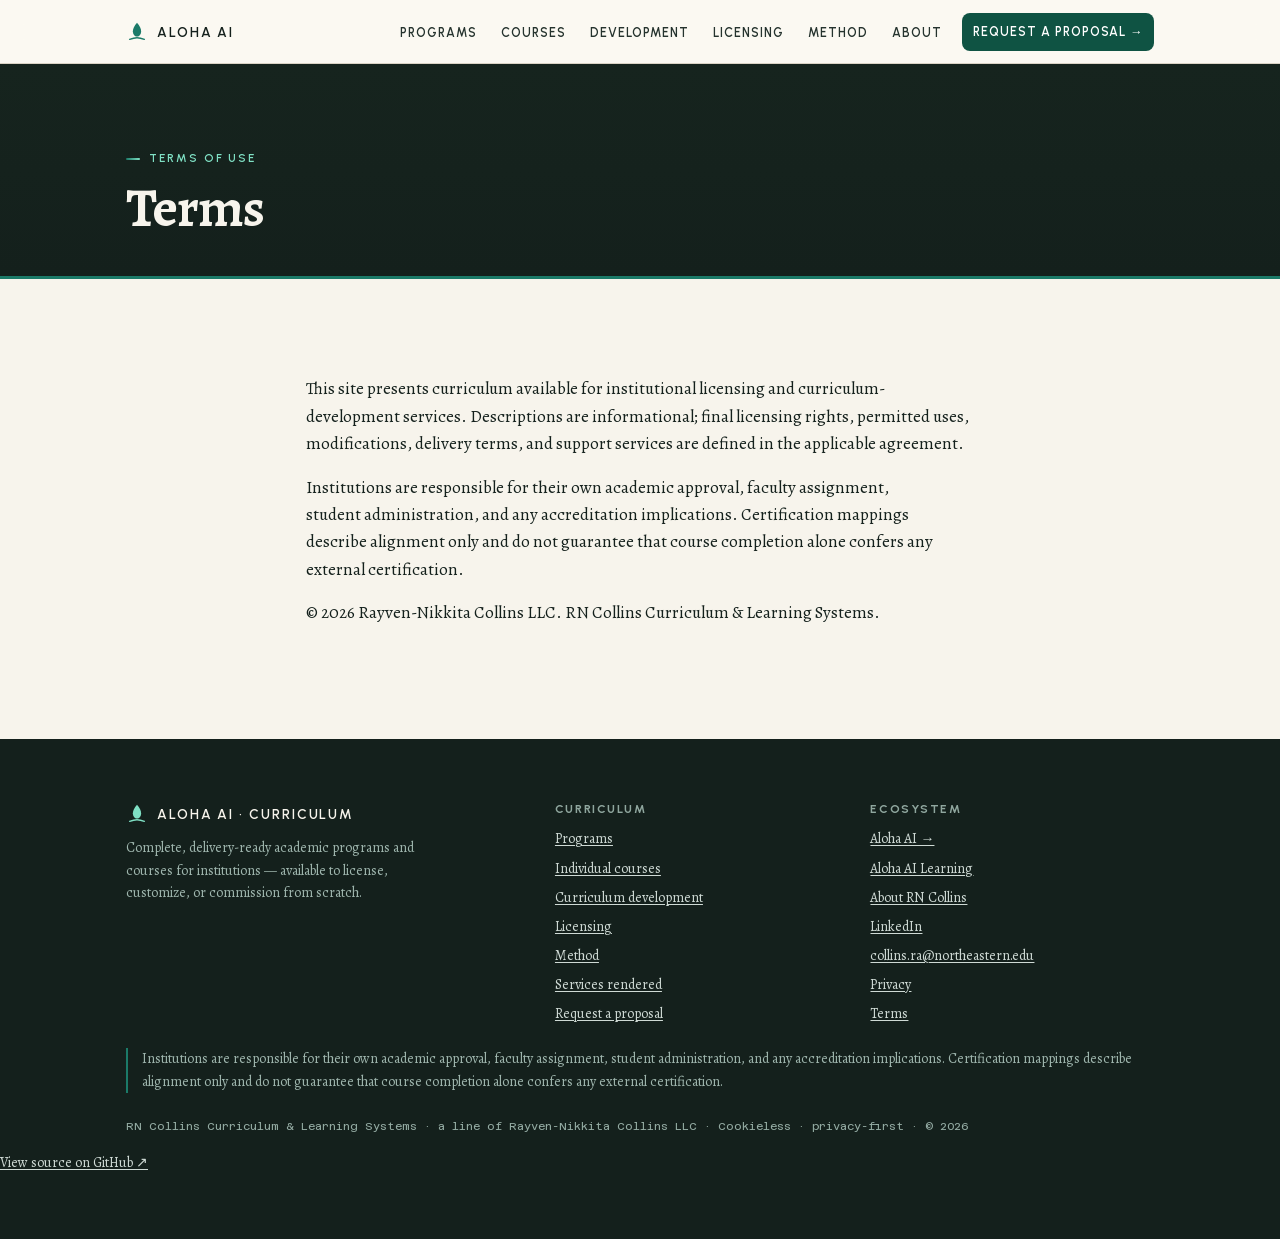
<file: terms.html>
<!DOCTYPE html>
<html lang="en">
<head>
<meta charset="UTF-8">
<meta name="viewport" content="width=device-width, initial-scale=1.0">
<title>Terms — RN Collins Curriculum</title>
<meta name="description" content="Terms for the RN Collins Curriculum site.">
<link rel="canonical" href="https://curriculum-licensing.vercel.app/terms">
<meta name="theme-color" content="#14201C">
<meta property="og:type" content="website">
<meta property="og:title" content="Terms — RN Collins Curriculum">
<meta property="og:description" content="Terms for the RN Collins Curriculum site.">
<meta property="og:url" content="https://curriculum-licensing.vercel.app/terms">
<meta name="twitter:card" content="summary_large_image">
<meta name="twitter:title" content="Terms — RN Collins Curriculum">
<meta name="twitter:description" content="Terms for the RN Collins Curriculum site.">
<link rel="icon" href="/favicon.svg" type="image/svg+xml">
<link rel="apple-touch-icon" sizes="180x180" href="/apple-touch-icon.png">
<meta property="og:site_name" content="RN Collins Curriculum">
<meta property="og:image" content="https://curriculum-licensing.vercel.app/og.png">
<meta property="og:image:width" content="1200">
<meta property="og:image:height" content="630">
<meta property="og:image:alt" content="RN Collins Curriculum — complete courses, academic programs, and curriculum-development services. Programs run 30 credits across ten three-credit courses in a seven-week format.">
<meta name="twitter:image" content="https://curriculum-licensing.vercel.app/og.png">
<script>document.documentElement.className+=' js';</script>
<link rel="stylesheet" href="/aloha-ds.css">
<script type="application/ld+json">
{"@context":"https://schema.org","@type":"Service","serviceType":"Academic curriculum development and licensing","provider":{"@type":"Person","name":"RN Collins","jobTitle":"Curriculum architect and academic program developer"},"areaServed":"US","url":"https://curriculum-licensing.vercel.app/terms","description":"Terms for the RN Collins Curriculum site.","brand":{"@type":"Organization","name":"Rayven-Nikkita Collins LLC"}}
</script>
<style>
  .hero{position:relative;overflow:hidden;background:var(--grad-hero);color:var(--cream);
    padding-block:clamp(60px,9vw,128px) clamp(48px,6vw,88px);border-bottom:3px solid var(--teal)}
  .hero::before{content:"";position:absolute;inset:0;background-image:radial-gradient(rgba(127,224,196,.05) 1px,transparent 1px);
    background-size:26px 26px;-webkit-mask-image:linear-gradient(180deg,rgba(0,0,0,.6),transparent 70%);mask-image:linear-gradient(180deg,rgba(0,0,0,.6),transparent 70%);pointer-events:none}
  .hero>.wrap{position:relative}
  .hero .display{color:var(--cream);max-width:20ch;margin-bottom:var(--s4)}
  .hero .lead{color:#CFDAD5;max-width:62ch}
  .hero em{color:var(--teal-mint);font-style:normal}
  .hero__cta{display:flex;gap:.7rem;flex-wrap:wrap;margin-top:var(--s5)}
  .hero__meta{margin-top:var(--s5);font-family:var(--mono);font-size:var(--fs-xs);color:#9FB6AE;letter-spacing:.04em;line-height:1.8}
  .hero__meta b{color:var(--cream)}
  .livebadge{display:inline-flex;align-items:center;gap:.5rem;font-family:var(--mono);font-size:var(--fs-xs);
    letter-spacing:.08em;text-transform:uppercase;color:#CDE7DF;border:1px solid #2F4A42;border-radius:var(--r-pill);padding:.34rem .72rem;margin-bottom:var(--s4)}
  .livebadge .dot{width:7px;height:7px;border-radius:50%;background:var(--teal-mint)}
  .sec-head{margin-bottom:var(--s6);max-width:72ch}
  .sec-head .h2{margin-bottom:var(--s3)}
  .pagehead{padding-block:clamp(48px,6vw,84px) clamp(28px,3vw,40px);background:var(--grad-ink);color:var(--cream);border-bottom:3px solid var(--teal)}
  .pagehead .display,.pagehead .h1{color:var(--cream)}
  .pagehead .lead{color:#CFDAD5}
  .card .go{font-family:var(--mono);font-size:var(--fs-xs);color:var(--teal-d);text-transform:uppercase;letter-spacing:.06em;margin-top:.7rem;display:inline-block}
  .card--hover:hover .go{text-decoration:underline}
  .kv{font-family:var(--mono);font-size:var(--fs-xs);letter-spacing:.04em;color:var(--muted);text-transform:uppercase}
  .num-stat{font-family:var(--serif);font-size:2rem;color:var(--teal-d);line-height:1}
  .section--ink .num-stat{color:var(--teal-mint)}
  .clist{list-style:none;margin:0;padding:0}
  .clist li{padding-left:1.4rem;position:relative;margin-bottom:.5rem}
  .clist li::before{content:"";position:absolute;left:0;top:.5em;width:8px;height:8px;border-radius:2px;background:var(--grad-mint-rule)}
  .courserow{display:grid;grid-template-columns:auto 1fr auto;gap:var(--s4);align-items:baseline;padding:var(--s4) 0;border-bottom:1px solid var(--line)}
  .courserow:last-child{border-bottom:0}
  .courserow .code{font-family:var(--mono);font-size:var(--fs-sm);color:var(--teal-d);letter-spacing:.03em}
  .courserow .cr{font-family:var(--mono);font-size:var(--fs-xs);color:var(--muted)}
  @media(max-width:640px){.courserow{grid-template-columns:1fr;gap:var(--s1)}}
  .offergrid{display:grid;grid-template-columns:1fr 1fr 1fr;gap:var(--s5)}
  @media(max-width:820px){.offergrid{grid-template-columns:1fr}}
  .phase{border-left:2px solid var(--line-2);padding:0 0 var(--s5) var(--s5);position:relative;margin-left:.4rem}
  .phase::before{content:"";position:absolute;left:-6px;top:.2rem;width:10px;height:10px;border-radius:50%;background:var(--teal);border:2px solid var(--paper)}
  .phase:last-child{padding-bottom:0}
  .phase .p-num{font-family:var(--mono);font-size:var(--fs-xs);letter-spacing:.1em;color:var(--teal-d);text-transform:uppercase}
</style>
</head>
<body>
<a class="skip" href="#main">Skip to content</a>
<header class="nav">
  <div class="nav__in">
    <a class="nav__brand" href="/" aria-label="Aloha AI home">
      <svg width="22" height="22" viewBox="0 0 24 24" aria-hidden="true"><path d="M12 2c3 3.5 4.5 6.5 4.5 9.2 0 3.4-2 5.8-4.5 5.8s-4.5-2.4-4.5-5.8C7.5 8.5 9 5.5 12 2z" fill="#1B7A68"/><path d="M4 20c3-1.2 5.4-1.8 8-1.8s5 .6 8 1.8" stroke="#1B7A68" stroke-width="1.6" fill="none" stroke-linecap="round"/></svg>
      Aloha&nbsp;AI
    </a>
    <button class="nav__burger" id="burger" aria-expanded="false" aria-controls="navlinks" aria-label="Open menu">
      <svg width="20" height="20" viewBox="0 0 24 24" aria-hidden="true"><path d="M3 6h18M3 12h18M3 18h18" stroke="currentColor" stroke-width="1.8" stroke-linecap="round"/></svg>
    </button>
    <nav aria-label="Primary">
      <ul class="nav__links" id="navlinks">
<li><a href="/programs">Programs</a></li>
<li><a href="/courses">Courses</a></li>
<li><a href="/curriculum-development">Development</a></li>
<li><a href="/licensing">Licensing</a></li>
<li><a href="/method">Method</a></li>
<li><a href="/about">About</a></li>
<li class="nav__cta"><a class="btn btn--primary btn--sm" href="/request">Request a proposal →</a></li>
</ul>
    </nav>
  </div>
</header>
<main id="main"><section class="pagehead">
    <div class="wrap">
      <p class="eyebrow" style="color:var(--teal-mint)">Terms of use</p>
      <h1 class="display" style="max-width:22ch">Terms</h1>
      
    </div>
  </section>
  <section class="section"><div class="wrap" style="max-width:720px"><div class="stack">
    <p>This site presents curriculum available for institutional licensing and curriculum-development services. Descriptions are informational; final licensing rights, permitted uses, modifications, delivery terms, and support services are defined in the applicable agreement.</p>
    <p>Institutions are responsible for their own academic approval, faculty assignment, student administration, and any accreditation implications. Certification mappings describe alignment only and do not guarantee that course completion alone confers any external certification.</p>
    <p>© 2026 Rayven-Nikkita Collins LLC. RN Collins Curriculum &amp; Learning Systems.</p>
  </div></div></section></main>
<footer class="footer" aria-labelledby="foot-h">
  <div class="wrap">
    <h2 id="foot-h" class="small" style="position:absolute;left:-999px">Site footer</h2>
    <div class="footer__grid">
      <div>
        <a class="nav__brand" href="/" style="color:var(--cream)" aria-label="Aloha AI home"><svg width="22" height="22" viewBox="0 0 24 24" aria-hidden="true"><path d="M12 2c3 3.5 4.5 6.5 4.5 9.2 0 3.4-2 5.8-4.5 5.8s-4.5-2.4-4.5-5.8C7.5 8.5 9 5.5 12 2z" fill="#7FE0C4"/><path d="M4 20c3-1.2 5.4-1.8 8-1.8s5 .6 8 1.8" stroke="#7FE0C4" stroke-width="1.6" fill="none" stroke-linecap="round"/></svg> Aloha&nbsp;AI&nbsp;·&nbsp;Curriculum</a>
        <p class="small" style="margin-top:var(--s3);max-width:40ch;color:#9FB6AE">Complete, delivery-ready academic programs and courses for institutions — available to license, customize, or commission from scratch.</p>
      </div>
      <div>
        <h3>Curriculum</h3>
        <ul>
          <li><a href="/programs">Programs</a></li>
          <li><a href="/courses">Individual courses</a></li>
          <li><a href="/curriculum-development">Curriculum development</a></li>
          <li><a href="/licensing">Licensing</a></li>
          <li><a href="/method">Method</a></li>
          <li><a href="/services-rendered">Services rendered</a></li>
          <li><a href="/request">Request a proposal</a></li>
        </ul>
      </div>
      <div>
        <h3>Ecosystem</h3>
        <ul>
          <li><a href="https://aloha-ai-consulting.vercel.app" target="_blank" rel="noopener">Aloha AI →</a></li>
          <li><a href="https://aloha-ai-consulting.vercel.app/learning/" target="_blank" rel="noopener">Aloha AI Learning</a></li>
          <li><a href="/about">About RN Collins</a></li>
          <li><a href="https://www.linkedin.com/in/rn-collins" target="_blank" rel="noopener">LinkedIn</a></li>
          <li><a href="mailto:collins.ra@northeastern.edu?subject=Curriculum%20licensing%20inquiry">collins.ra@northeastern.edu</a></li>
          <li><a href="/privacy">Privacy</a></li>
          <li><a href="/terms">Terms</a></li>
        </ul>
      </div>
    </div>
    <p class="disc small">Institutions are responsible for their own academic approval, faculty assignment, student administration, and any accreditation implications. Certification mappings describe alignment only and do not guarantee that course completion alone confers any external certification.</p>
    <p class="fine">RN Collins Curriculum &amp; Learning Systems · a line of Rayven-Nikkita Collins LLC · Cookieless · privacy-first · © 2026</p>
  </div>
<p><a href="https://github.com/rn-collins/curriculum-licensing" target="_blank" rel="noopener noreferrer">View source on GitHub ↗</a></p></footer>
<script>
  (function(){var b=document.getElementById('burger'),l=document.getElementById('navlinks');
  function set(o){b.setAttribute('aria-expanded',o);l.classList.toggle('open',o);b.setAttribute('aria-label',o?'Close menu':'Open menu');}
  b.addEventListener('click',function(){set(b.getAttribute('aria-expanded')!=='true');});
  l.addEventListener('click',function(e){if(e.target.tagName==='A')set(false);});
  document.addEventListener('keydown',function(e){if(e.key==='Escape')set(false);});})();
  document.querySelectorAll('.acc__btn').forEach(function(btn){var p=document.getElementById(btn.getAttribute('aria-controls'));
    btn.addEventListener('click',function(){var o=btn.getAttribute('aria-expanded')==='true';btn.setAttribute('aria-expanded',!o);p.style.maxHeight=o?null:p.scrollHeight+'px';});});
  (function(){var nav=document.querySelector('.nav');if(!nav)return;var on=function(){nav.classList.toggle('is-stuck',window.scrollY>8);};on();window.addEventListener('scroll',on,{passive:true});})();
  (function(){if(matchMedia('(prefers-reduced-motion:reduce)').matches){document.querySelectorAll('.reveal').forEach(function(e){e.classList.add('in');});return;}
  var io=new IntersectionObserver(function(es){es.forEach(function(e){if(e.isIntersecting){e.target.classList.add('in');io.unobserve(e.target);}});},{threshold:.12});
  document.querySelectorAll('.reveal').forEach(function(e){io.observe(e);});})();
</script>
</body>
</html>
</file>
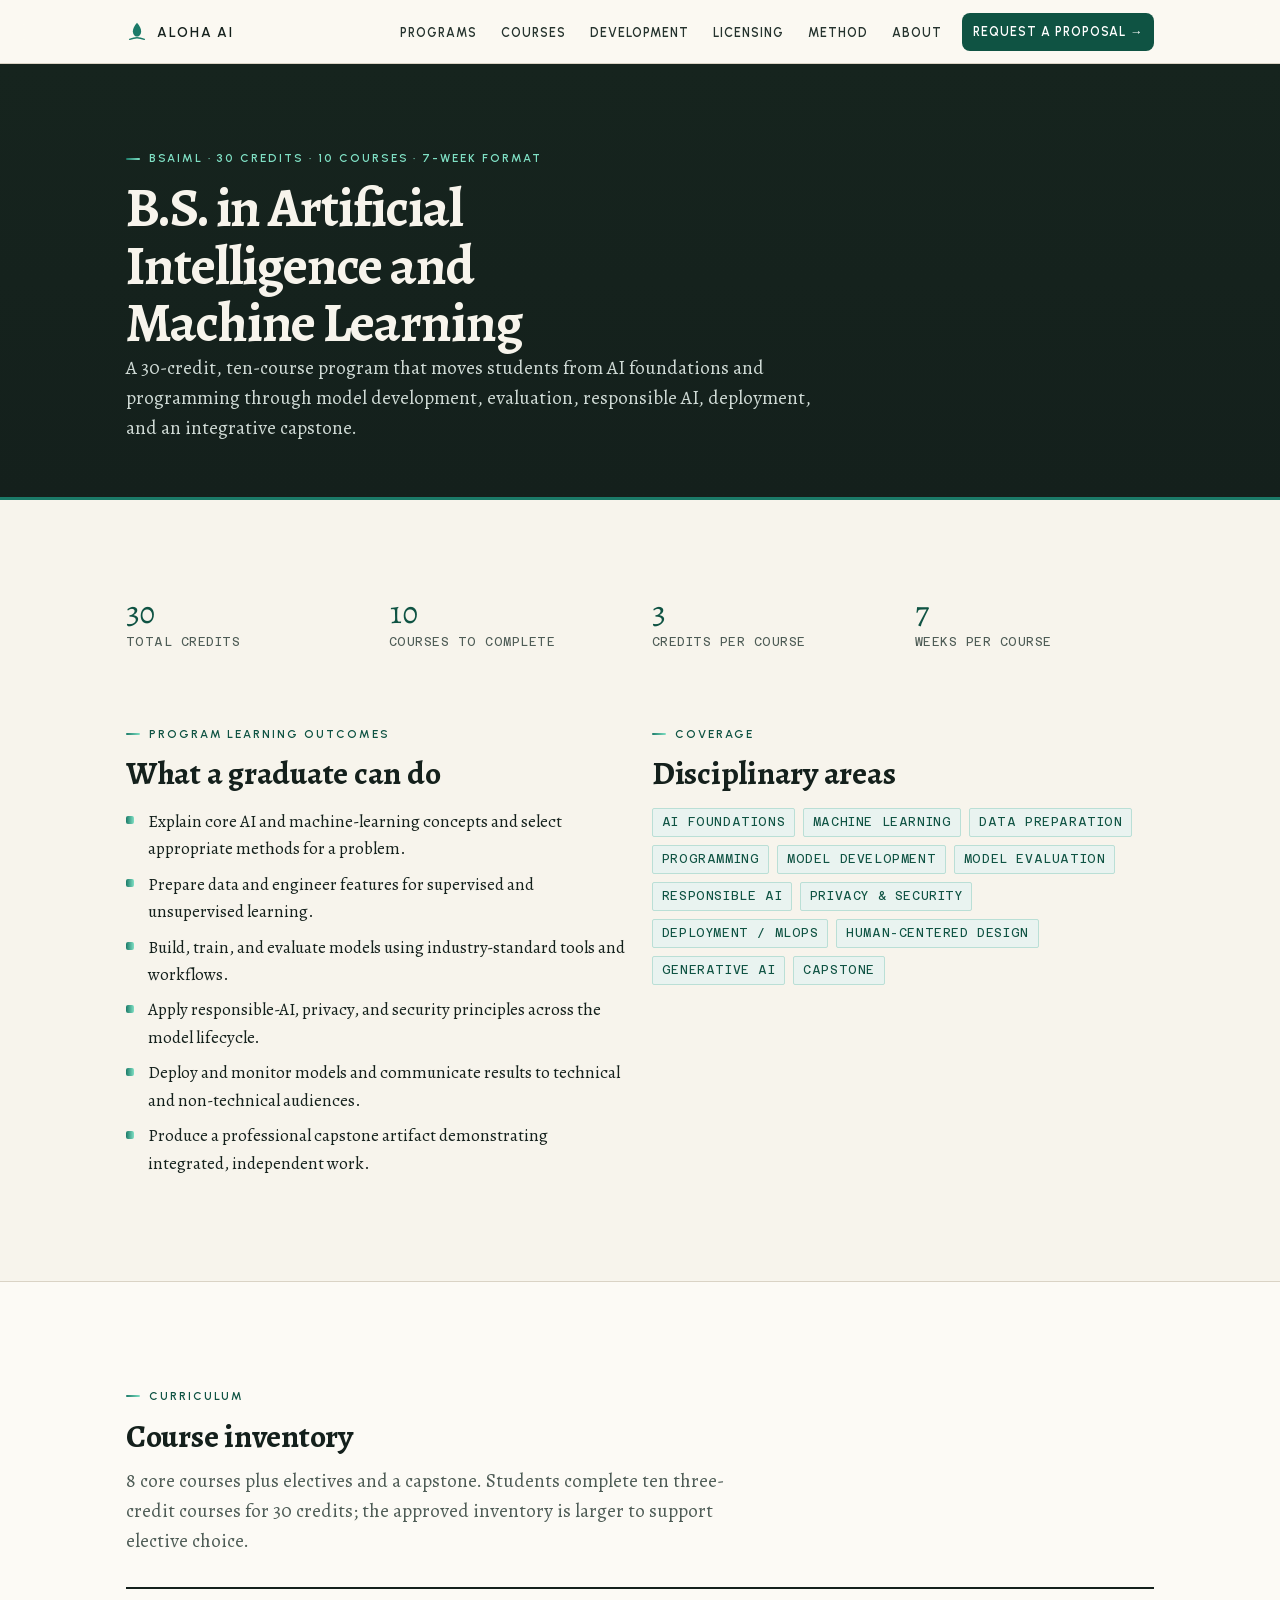
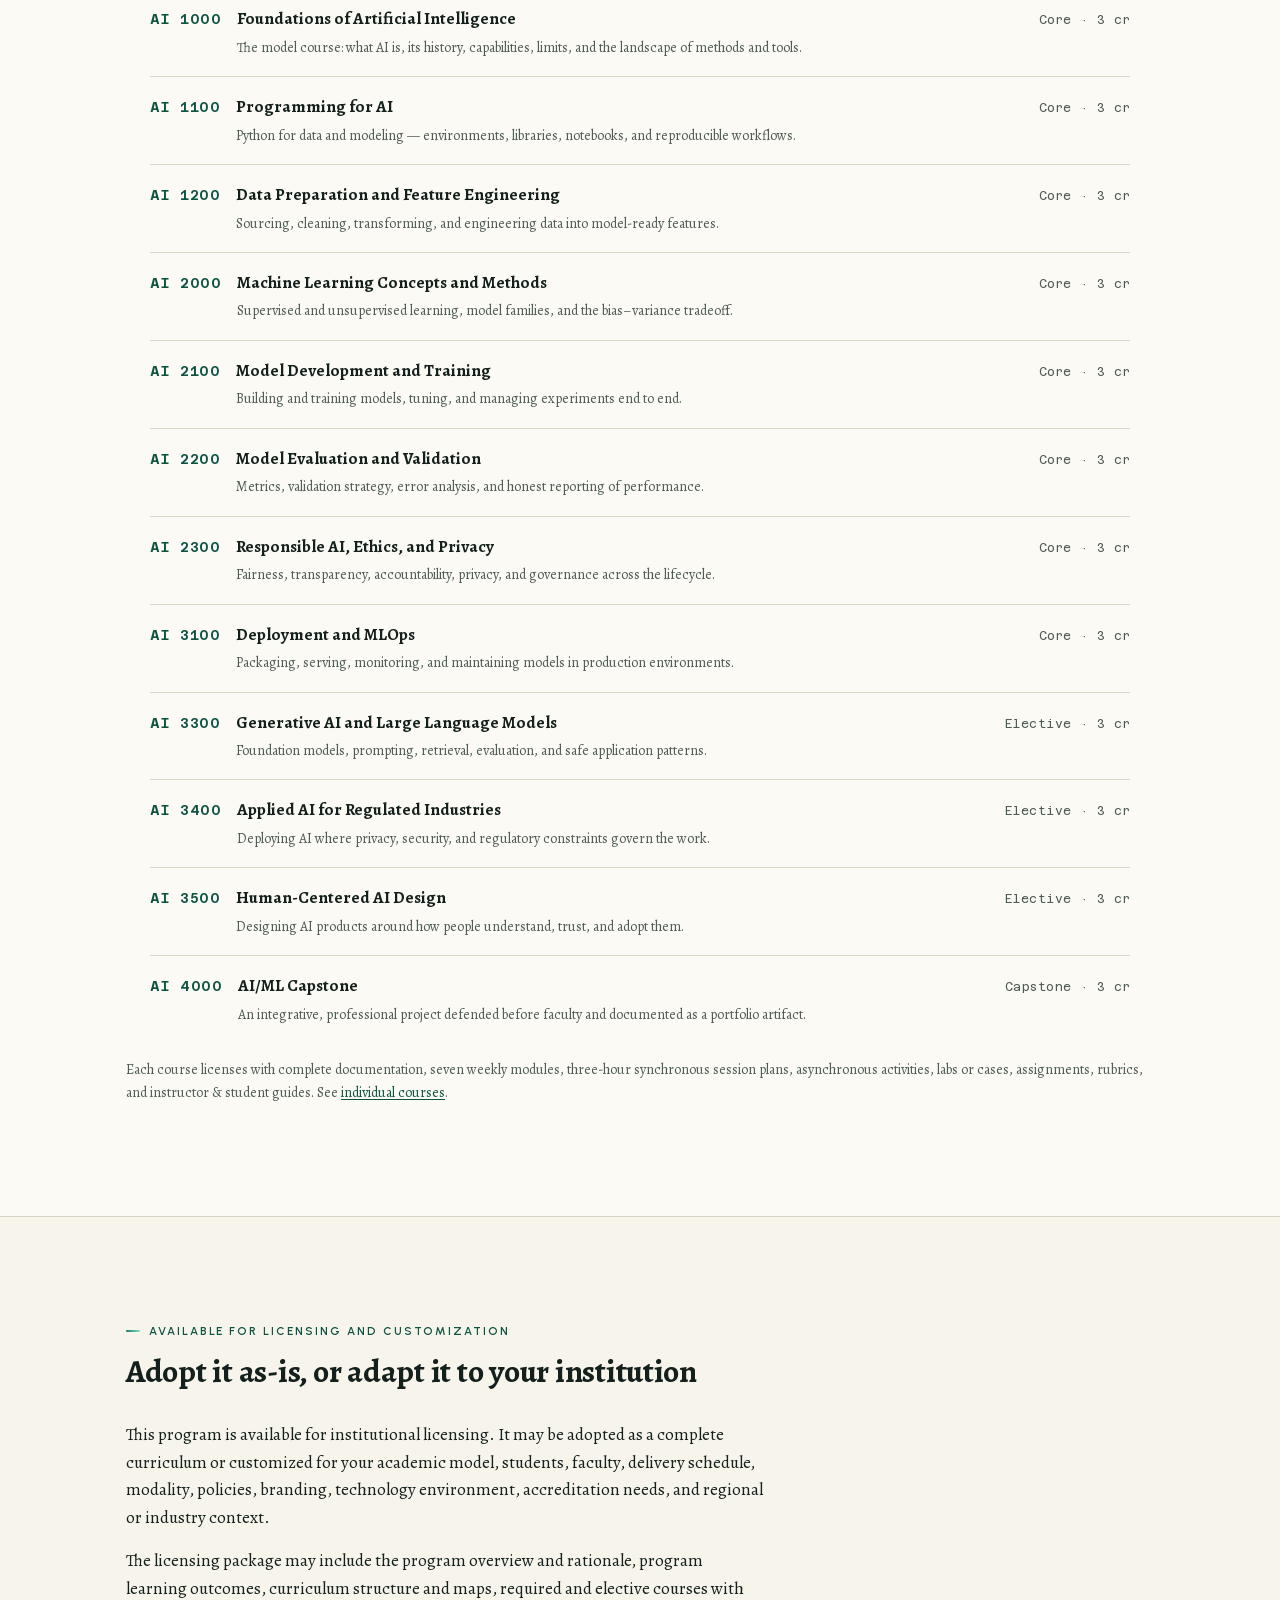
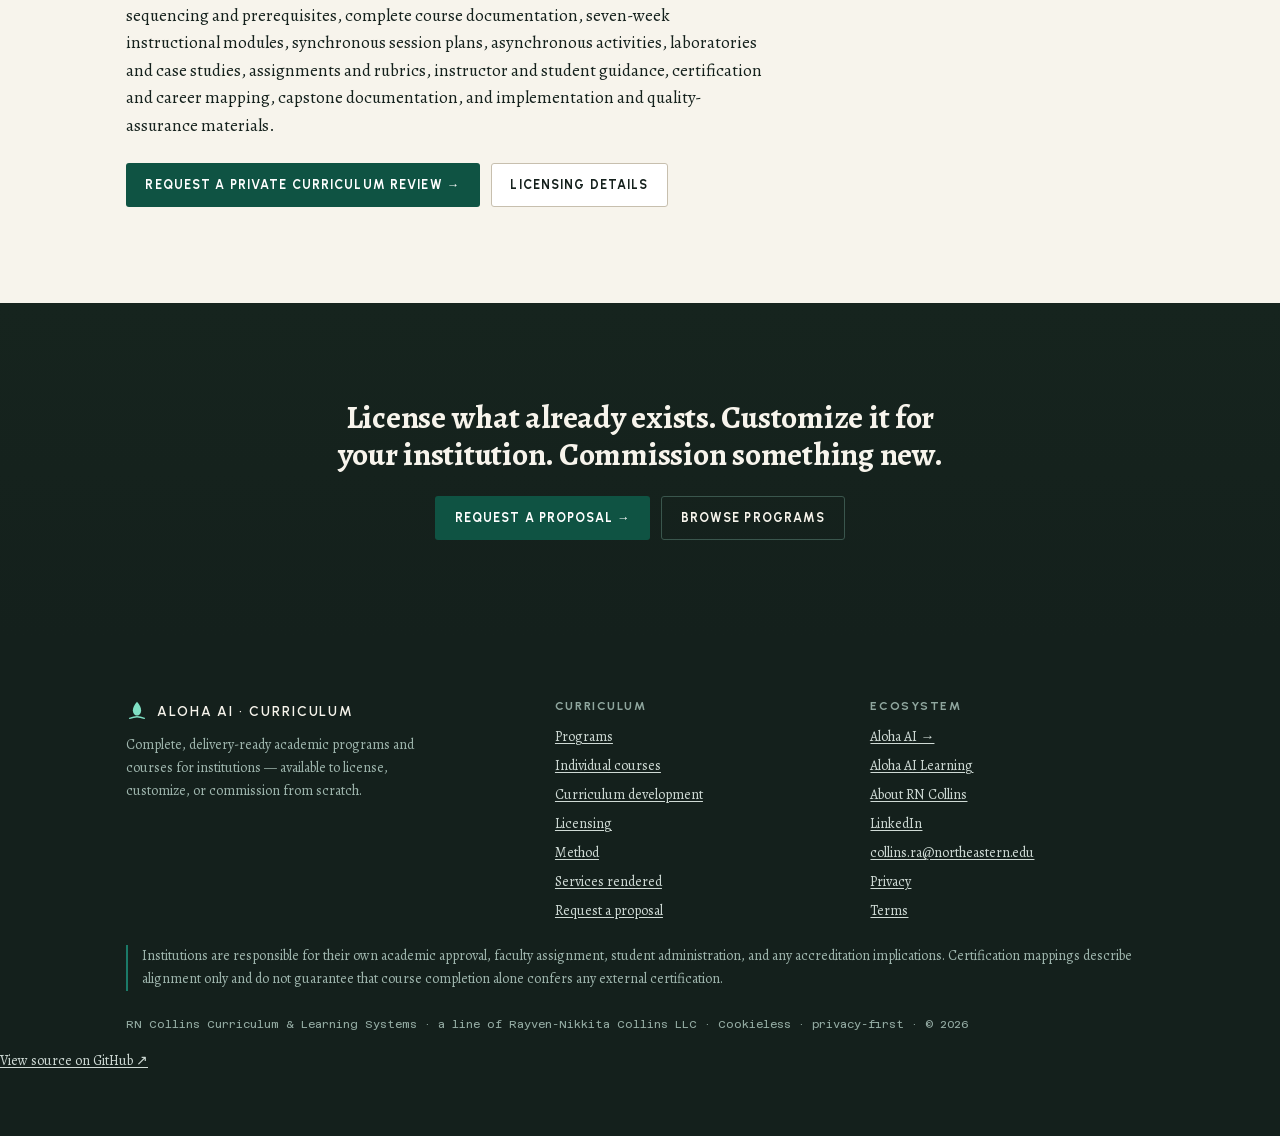
<file: programs/ai-machine-learning.html>
<!DOCTYPE html>
<html lang="en">
<head>
<meta charset="UTF-8">
<meta name="viewport" content="width=device-width, initial-scale=1.0">
<title>B.S. in Artificial Intelligence and Machine Learning — Available for institutional licensing | RN Collins Curriculum</title>
<meta name="description" content="A 30-credit, ten-course program that moves students from AI foundations and programming through model development, evaluation, responsible AI, deployment, and an integrative capstone.">
<link rel="canonical" href="https://curriculum-licensing.vercel.app/programs/ai-machine-learning">
<meta name="theme-color" content="#14201C">
<meta property="og:type" content="website">
<meta property="og:title" content="B.S. in Artificial Intelligence and Machine Learning — Available for institutional licensing | RN Collins Curriculum">
<meta property="og:description" content="A 30-credit, ten-course program that moves students from AI foundations and programming through model development, evaluation, responsible AI, deployment, and an integrative capstone.">
<meta property="og:url" content="https://curriculum-licensing.vercel.app/programs/ai-machine-learning">
<meta name="twitter:card" content="summary_large_image">
<meta name="twitter:title" content="B.S. in Artificial Intelligence and Machine Learning — Available for institutional licensing | RN Collins Curriculum">
<meta name="twitter:description" content="A 30-credit, ten-course program that moves students from AI foundations and programming through model development, evaluation, responsible AI, deployment, and an integrative capstone.">
<link rel="icon" href="/favicon.svg" type="image/svg+xml">
<link rel="apple-touch-icon" sizes="180x180" href="/apple-touch-icon.png">
<meta property="og:site_name" content="RN Collins Curriculum">
<meta property="og:image" content="https://curriculum-licensing.vercel.app/og.png">
<meta property="og:image:width" content="1200">
<meta property="og:image:height" content="630">
<meta property="og:image:alt" content="RN Collins Curriculum — complete courses, academic programs, and curriculum-development services. Programs run 30 credits across ten three-credit courses in a seven-week format.">
<meta name="twitter:image" content="https://curriculum-licensing.vercel.app/og.png">
<script>document.documentElement.className+=' js';</script>
<link rel="stylesheet" href="/aloha-ds.css">
<script type="application/ld+json">
{"@context":"https://schema.org","@type":"Service","serviceType":"Academic curriculum development and licensing","provider":{"@type":"Person","name":"RN Collins","jobTitle":"Curriculum architect and academic program developer"},"areaServed":"US","url":"https://curriculum-licensing.vercel.app/programs/ai-machine-learning","description":"A 30-credit, ten-course program that moves students from AI foundations and programming through model development, evaluation, responsible AI, deployment, and an integrative capstone.","brand":{"@type":"Organization","name":"Rayven-Nikkita Collins LLC"}}
</script>
<style>
  .hero{position:relative;overflow:hidden;background:var(--grad-hero);color:var(--cream);
    padding-block:clamp(60px,9vw,128px) clamp(48px,6vw,88px);border-bottom:3px solid var(--teal)}
  .hero::before{content:"";position:absolute;inset:0;background-image:radial-gradient(rgba(127,224,196,.05) 1px,transparent 1px);
    background-size:26px 26px;-webkit-mask-image:linear-gradient(180deg,rgba(0,0,0,.6),transparent 70%);mask-image:linear-gradient(180deg,rgba(0,0,0,.6),transparent 70%);pointer-events:none}
  .hero>.wrap{position:relative}
  .hero .display{color:var(--cream);max-width:20ch;margin-bottom:var(--s4)}
  .hero .lead{color:#CFDAD5;max-width:62ch}
  .hero em{color:var(--teal-mint);font-style:normal}
  .hero__cta{display:flex;gap:.7rem;flex-wrap:wrap;margin-top:var(--s5)}
  .hero__meta{margin-top:var(--s5);font-family:var(--mono);font-size:var(--fs-xs);color:#9FB6AE;letter-spacing:.04em;line-height:1.8}
  .hero__meta b{color:var(--cream)}
  .livebadge{display:inline-flex;align-items:center;gap:.5rem;font-family:var(--mono);font-size:var(--fs-xs);
    letter-spacing:.08em;text-transform:uppercase;color:#CDE7DF;border:1px solid #2F4A42;border-radius:var(--r-pill);padding:.34rem .72rem;margin-bottom:var(--s4)}
  .livebadge .dot{width:7px;height:7px;border-radius:50%;background:var(--teal-mint)}
  .sec-head{margin-bottom:var(--s6);max-width:72ch}
  .sec-head .h2{margin-bottom:var(--s3)}
  .pagehead{padding-block:clamp(48px,6vw,84px) clamp(28px,3vw,40px);background:var(--grad-ink);color:var(--cream);border-bottom:3px solid var(--teal)}
  .pagehead .display,.pagehead .h1{color:var(--cream)}
  .pagehead .lead{color:#CFDAD5}
  .card .go{font-family:var(--mono);font-size:var(--fs-xs);color:var(--teal-d);text-transform:uppercase;letter-spacing:.06em;margin-top:.7rem;display:inline-block}
  .card--hover:hover .go{text-decoration:underline}
  .kv{font-family:var(--mono);font-size:var(--fs-xs);letter-spacing:.04em;color:var(--muted);text-transform:uppercase}
  .num-stat{font-family:var(--serif);font-size:2rem;color:var(--teal-d);line-height:1}
  .section--ink .num-stat{color:var(--teal-mint)}
  .clist{list-style:none;margin:0;padding:0}
  .clist li{padding-left:1.4rem;position:relative;margin-bottom:.5rem}
  .clist li::before{content:"";position:absolute;left:0;top:.5em;width:8px;height:8px;border-radius:2px;background:var(--grad-mint-rule)}
  .courserow{display:grid;grid-template-columns:auto 1fr auto;gap:var(--s4);align-items:baseline;padding:var(--s4) 0;border-bottom:1px solid var(--line)}
  .courserow:last-child{border-bottom:0}
  .courserow .code{font-family:var(--mono);font-size:var(--fs-sm);color:var(--teal-d);letter-spacing:.03em}
  .courserow .cr{font-family:var(--mono);font-size:var(--fs-xs);color:var(--muted)}
  @media(max-width:640px){.courserow{grid-template-columns:1fr;gap:var(--s1)}}
  .offergrid{display:grid;grid-template-columns:1fr 1fr 1fr;gap:var(--s5)}
  @media(max-width:820px){.offergrid{grid-template-columns:1fr}}
  .phase{border-left:2px solid var(--line-2);padding:0 0 var(--s5) var(--s5);position:relative;margin-left:.4rem}
  .phase::before{content:"";position:absolute;left:-6px;top:.2rem;width:10px;height:10px;border-radius:50%;background:var(--teal);border:2px solid var(--paper)}
  .phase:last-child{padding-bottom:0}
  .phase .p-num{font-family:var(--mono);font-size:var(--fs-xs);letter-spacing:.1em;color:var(--teal-d);text-transform:uppercase}
</style>
</head>
<body>
<a class="skip" href="#main">Skip to content</a>
<header class="nav">
  <div class="nav__in">
    <a class="nav__brand" href="/" aria-label="Aloha AI home">
      <svg width="22" height="22" viewBox="0 0 24 24" aria-hidden="true"><path d="M12 2c3 3.5 4.5 6.5 4.5 9.2 0 3.4-2 5.8-4.5 5.8s-4.5-2.4-4.5-5.8C7.5 8.5 9 5.5 12 2z" fill="#1B7A68"/><path d="M4 20c3-1.2 5.4-1.8 8-1.8s5 .6 8 1.8" stroke="#1B7A68" stroke-width="1.6" fill="none" stroke-linecap="round"/></svg>
      Aloha&nbsp;AI
    </a>
    <button class="nav__burger" id="burger" aria-expanded="false" aria-controls="navlinks" aria-label="Open menu">
      <svg width="20" height="20" viewBox="0 0 24 24" aria-hidden="true"><path d="M3 6h18M3 12h18M3 18h18" stroke="currentColor" stroke-width="1.8" stroke-linecap="round"/></svg>
    </button>
    <nav aria-label="Primary">
      <ul class="nav__links" id="navlinks">
<li><a href="/programs">Programs</a></li>
<li><a href="/courses">Courses</a></li>
<li><a href="/curriculum-development">Development</a></li>
<li><a href="/licensing">Licensing</a></li>
<li><a href="/method">Method</a></li>
<li><a href="/about">About</a></li>
<li class="nav__cta"><a class="btn btn--primary btn--sm" href="/request">Request a proposal →</a></li>
</ul>
    </nav>
  </div>
</header>
<main id="main"><section class="pagehead">
    <div class="wrap">
      <p class="eyebrow" style="color:var(--teal-mint)">BSAIML · 30 credits · 10 courses · 7-week format</p>
      <h1 class="display" style="max-width:22ch">B.S. in Artificial Intelligence and Machine Learning</h1>
      <p class="lead" style="max-width:64ch">A 30-credit, ten-course program that moves students from AI foundations and programming through model development, evaluation, responsible AI, deployment, and an integrative capstone.</p>
    </div>
  </section>
    <section class="section">
      <div class="wrap">
        <div class="grid grid-4 keep-2" style="margin-bottom:var(--s7)">
          <div class="reveal"><div class="num-stat">30</div><p class="kv" style="margin-top:.3rem">Total credits</p></div>
<div class="reveal"><div class="num-stat">10</div><p class="kv" style="margin-top:.3rem">Courses to complete</p></div>
<div class="reveal"><div class="num-stat">3</div><p class="kv" style="margin-top:.3rem">Credits per course</p></div>
<div class="reveal"><div class="num-stat">7</div><p class="kv" style="margin-top:.3rem">Weeks per course</p></div>
        </div>
        <div class="grid grid-2">
          <div class="reveal">
            <p class="eyebrow">Program learning outcomes</p>
            <h2 class="h2" style="margin-bottom:var(--s4)">What a graduate can do</h2>
            <ul class="clist"><li>Explain core AI and machine-learning concepts and select appropriate methods for a problem.</li><li>Prepare data and engineer features for supervised and unsupervised learning.</li><li>Build, train, and evaluate models using industry-standard tools and workflows.</li><li>Apply responsible-AI, privacy, and security principles across the model lifecycle.</li><li>Deploy and monitor models and communicate results to technical and non-technical audiences.</li><li>Produce a professional capstone artifact demonstrating integrated, independent work.</li></ul>
          </div>
          <div class="reveal">
            <p class="eyebrow">Coverage</p>
            <h2 class="h2" style="margin-bottom:var(--s4)">Disciplinary areas</h2>
            <div style="display:flex;flex-wrap:wrap;gap:.5rem"><span class="chip chip--src">AI foundations</span><span class="chip chip--src">Machine learning</span><span class="chip chip--src">Data preparation</span><span class="chip chip--src">Programming</span><span class="chip chip--src">Model development</span><span class="chip chip--src">Model evaluation</span><span class="chip chip--src">Responsible AI</span><span class="chip chip--src">Privacy &amp; security</span><span class="chip chip--src">Deployment / MLOps</span><span class="chip chip--src">Human-centered design</span><span class="chip chip--src">Generative AI</span><span class="chip chip--src">Capstone</span></div>
          </div>
        </div>
      </div>
    </section>
    <section class="section section--paper">
      <div class="wrap">
        <div class="sec-head reveal">
          <p class="eyebrow">Curriculum</p>
          <h2 class="h2">Course inventory</h2>
          <p class="lead">8 core courses plus electives and a capstone. Students complete ten three-credit courses for 30 credits; the approved inventory is larger to support elective choice.</p>
        </div>
        <div class="card reveal" style="padding:0 var(--s5)">
          <div class="courserow">
            <span class="code">AI 1000</span>
            <span><b>Foundations of Artificial Intelligence</b><br><span class="muted small">The model course: what AI is, its history, capabilities, limits, and the landscape of methods and tools.</span></span>
            <span class="cr">Core · 3 cr</span>
          </div>
<div class="courserow">
            <span class="code">AI 1100</span>
            <span><b>Programming for AI</b><br><span class="muted small">Python for data and modeling — environments, libraries, notebooks, and reproducible workflows.</span></span>
            <span class="cr">Core · 3 cr</span>
          </div>
<div class="courserow">
            <span class="code">AI 1200</span>
            <span><b>Data Preparation and Feature Engineering</b><br><span class="muted small">Sourcing, cleaning, transforming, and engineering data into model-ready features.</span></span>
            <span class="cr">Core · 3 cr</span>
          </div>
<div class="courserow">
            <span class="code">AI 2000</span>
            <span><b>Machine Learning Concepts and Methods</b><br><span class="muted small">Supervised and unsupervised learning, model families, and the bias–variance tradeoff.</span></span>
            <span class="cr">Core · 3 cr</span>
          </div>
<div class="courserow">
            <span class="code">AI 2100</span>
            <span><b>Model Development and Training</b><br><span class="muted small">Building and training models, tuning, and managing experiments end to end.</span></span>
            <span class="cr">Core · 3 cr</span>
          </div>
<div class="courserow">
            <span class="code">AI 2200</span>
            <span><b>Model Evaluation and Validation</b><br><span class="muted small">Metrics, validation strategy, error analysis, and honest reporting of performance.</span></span>
            <span class="cr">Core · 3 cr</span>
          </div>
<div class="courserow">
            <span class="code">AI 2300</span>
            <span><b>Responsible AI, Ethics, and Privacy</b><br><span class="muted small">Fairness, transparency, accountability, privacy, and governance across the lifecycle.</span></span>
            <span class="cr">Core · 3 cr</span>
          </div>
<div class="courserow">
            <span class="code">AI 3100</span>
            <span><b>Deployment and MLOps</b><br><span class="muted small">Packaging, serving, monitoring, and maintaining models in production environments.</span></span>
            <span class="cr">Core · 3 cr</span>
          </div>
<div class="courserow">
            <span class="code">AI 3300</span>
            <span><b>Generative AI and Large Language Models</b><br><span class="muted small">Foundation models, prompting, retrieval, evaluation, and safe application patterns.</span></span>
            <span class="cr">Elective · 3 cr</span>
          </div>
<div class="courserow">
            <span class="code">AI 3400</span>
            <span><b>Applied AI for Regulated Industries</b><br><span class="muted small">Deploying AI where privacy, security, and regulatory constraints govern the work.</span></span>
            <span class="cr">Elective · 3 cr</span>
          </div>
<div class="courserow">
            <span class="code">AI 3500</span>
            <span><b>Human-Centered AI Design</b><br><span class="muted small">Designing AI products around how people understand, trust, and adopt them.</span></span>
            <span class="cr">Elective · 3 cr</span>
          </div>
<div class="courserow">
            <span class="code">AI 4000</span>
            <span><b>AI/ML Capstone</b><br><span class="muted small">An integrative, professional project defended before faculty and documented as a portfolio artifact.</span></span>
            <span class="cr">Capstone · 3 cr</span>
          </div>
        </div>
        <p class="muted small" style="margin-top:var(--s4)">Each course licenses with complete documentation, seven weekly modules, three-hour synchronous session plans, asynchronous activities, labs or cases, assignments, rubrics, and instructor &amp; student guides. See <a href="/courses">individual courses</a>.</p>
      </div>
    </section>
    <section class="section">
      <div class="wrap">
        <div class="sec-head reveal">
          <p class="eyebrow">Available for licensing and customization</p>
          <h2 class="h2">Adopt it as-is, or adapt it to your institution</h2>
        </div>
        <div class="measure reveal">
          <p>This program is available for institutional licensing. It may be adopted as a complete curriculum or customized for your academic model, students, faculty, delivery schedule, modality, policies, branding, technology environment, accreditation needs, and regional or industry context.</p>
          <p>The licensing package may include the program overview and rationale, program learning outcomes, curriculum structure and maps, required and elective courses with sequencing and prerequisites, complete course documentation, seven-week instructional modules, synchronous session plans, asynchronous activities, laboratories and case studies, assignments and rubrics, instructor and student guidance, certification and career mapping, capstone documentation, and implementation and quality-assurance materials.</p>
        </div>
        <div class="hero__cta" style="margin-top:var(--s5)">
          <a class="btn btn--primary" href="/request?program=BSAIML">Request a private curriculum review →</a>
          <a class="btn btn--outline" href="/licensing">Licensing details</a>
        </div>
      </div>
    </section>
    <section class="section section--ink">
    <div class="wrap" style="text-align:center;max-width:760px">
      <h2 class="h2" style="color:var(--cream)">License what already exists. Customize it for your institution. Commission something new.</h2>
      <div class="hero__cta" style="justify-content:center;margin-top:var(--s5)">
        <a class="btn btn--primary" href="/request">Request a proposal →</a>
        <a class="btn btn--ghost" href="/programs">Browse programs</a>
      </div>
    </div>
  </section></main>
<footer class="footer" aria-labelledby="foot-h">
  <div class="wrap">
    <h2 id="foot-h" class="small" style="position:absolute;left:-999px">Site footer</h2>
    <div class="footer__grid">
      <div>
        <a class="nav__brand" href="/" style="color:var(--cream)" aria-label="Aloha AI home"><svg width="22" height="22" viewBox="0 0 24 24" aria-hidden="true"><path d="M12 2c3 3.5 4.5 6.5 4.5 9.2 0 3.4-2 5.8-4.5 5.8s-4.5-2.4-4.5-5.8C7.5 8.5 9 5.5 12 2z" fill="#7FE0C4"/><path d="M4 20c3-1.2 5.4-1.8 8-1.8s5 .6 8 1.8" stroke="#7FE0C4" stroke-width="1.6" fill="none" stroke-linecap="round"/></svg> Aloha&nbsp;AI&nbsp;·&nbsp;Curriculum</a>
        <p class="small" style="margin-top:var(--s3);max-width:40ch;color:#9FB6AE">Complete, delivery-ready academic programs and courses for institutions — available to license, customize, or commission from scratch.</p>
      </div>
      <div>
        <h3>Curriculum</h3>
        <ul>
          <li><a href="/programs">Programs</a></li>
          <li><a href="/courses">Individual courses</a></li>
          <li><a href="/curriculum-development">Curriculum development</a></li>
          <li><a href="/licensing">Licensing</a></li>
          <li><a href="/method">Method</a></li>
          <li><a href="/services-rendered">Services rendered</a></li>
          <li><a href="/request">Request a proposal</a></li>
        </ul>
      </div>
      <div>
        <h3>Ecosystem</h3>
        <ul>
          <li><a href="https://aloha-ai-consulting.vercel.app" target="_blank" rel="noopener">Aloha AI →</a></li>
          <li><a href="https://aloha-ai-consulting.vercel.app/learning/" target="_blank" rel="noopener">Aloha AI Learning</a></li>
          <li><a href="/about">About RN Collins</a></li>
          <li><a href="https://www.linkedin.com/in/rn-collins" target="_blank" rel="noopener">LinkedIn</a></li>
          <li><a href="mailto:collins.ra@northeastern.edu?subject=Curriculum%20licensing%20inquiry">collins.ra@northeastern.edu</a></li>
          <li><a href="/privacy">Privacy</a></li>
          <li><a href="/terms">Terms</a></li>
        </ul>
      </div>
    </div>
    <p class="disc small">Institutions are responsible for their own academic approval, faculty assignment, student administration, and any accreditation implications. Certification mappings describe alignment only and do not guarantee that course completion alone confers any external certification.</p>
    <p class="fine">RN Collins Curriculum &amp; Learning Systems · a line of Rayven-Nikkita Collins LLC · Cookieless · privacy-first · © 2026</p>
  </div>
<p><a href="https://github.com/rn-collins/curriculum-licensing" target="_blank" rel="noopener noreferrer">View source on GitHub ↗</a></p></footer>
<script>
  (function(){var b=document.getElementById('burger'),l=document.getElementById('navlinks');
  function set(o){b.setAttribute('aria-expanded',o);l.classList.toggle('open',o);b.setAttribute('aria-label',o?'Close menu':'Open menu');}
  b.addEventListener('click',function(){set(b.getAttribute('aria-expanded')!=='true');});
  l.addEventListener('click',function(e){if(e.target.tagName==='A')set(false);});
  document.addEventListener('keydown',function(e){if(e.key==='Escape')set(false);});})();
  document.querySelectorAll('.acc__btn').forEach(function(btn){var p=document.getElementById(btn.getAttribute('aria-controls'));
    btn.addEventListener('click',function(){var o=btn.getAttribute('aria-expanded')==='true';btn.setAttribute('aria-expanded',!o);p.style.maxHeight=o?null:p.scrollHeight+'px';});});
  (function(){var nav=document.querySelector('.nav');if(!nav)return;var on=function(){nav.classList.toggle('is-stuck',window.scrollY>8);};on();window.addEventListener('scroll',on,{passive:true});})();
  (function(){if(matchMedia('(prefers-reduced-motion:reduce)').matches){document.querySelectorAll('.reveal').forEach(function(e){e.classList.add('in');});return;}
  var io=new IntersectionObserver(function(es){es.forEach(function(e){if(e.isIntersecting){e.target.classList.add('in');io.unobserve(e.target);}});},{threshold:.12});
  document.querySelectorAll('.reveal').forEach(function(e){io.observe(e);});})();
</script>
</body>
</html>
</file>
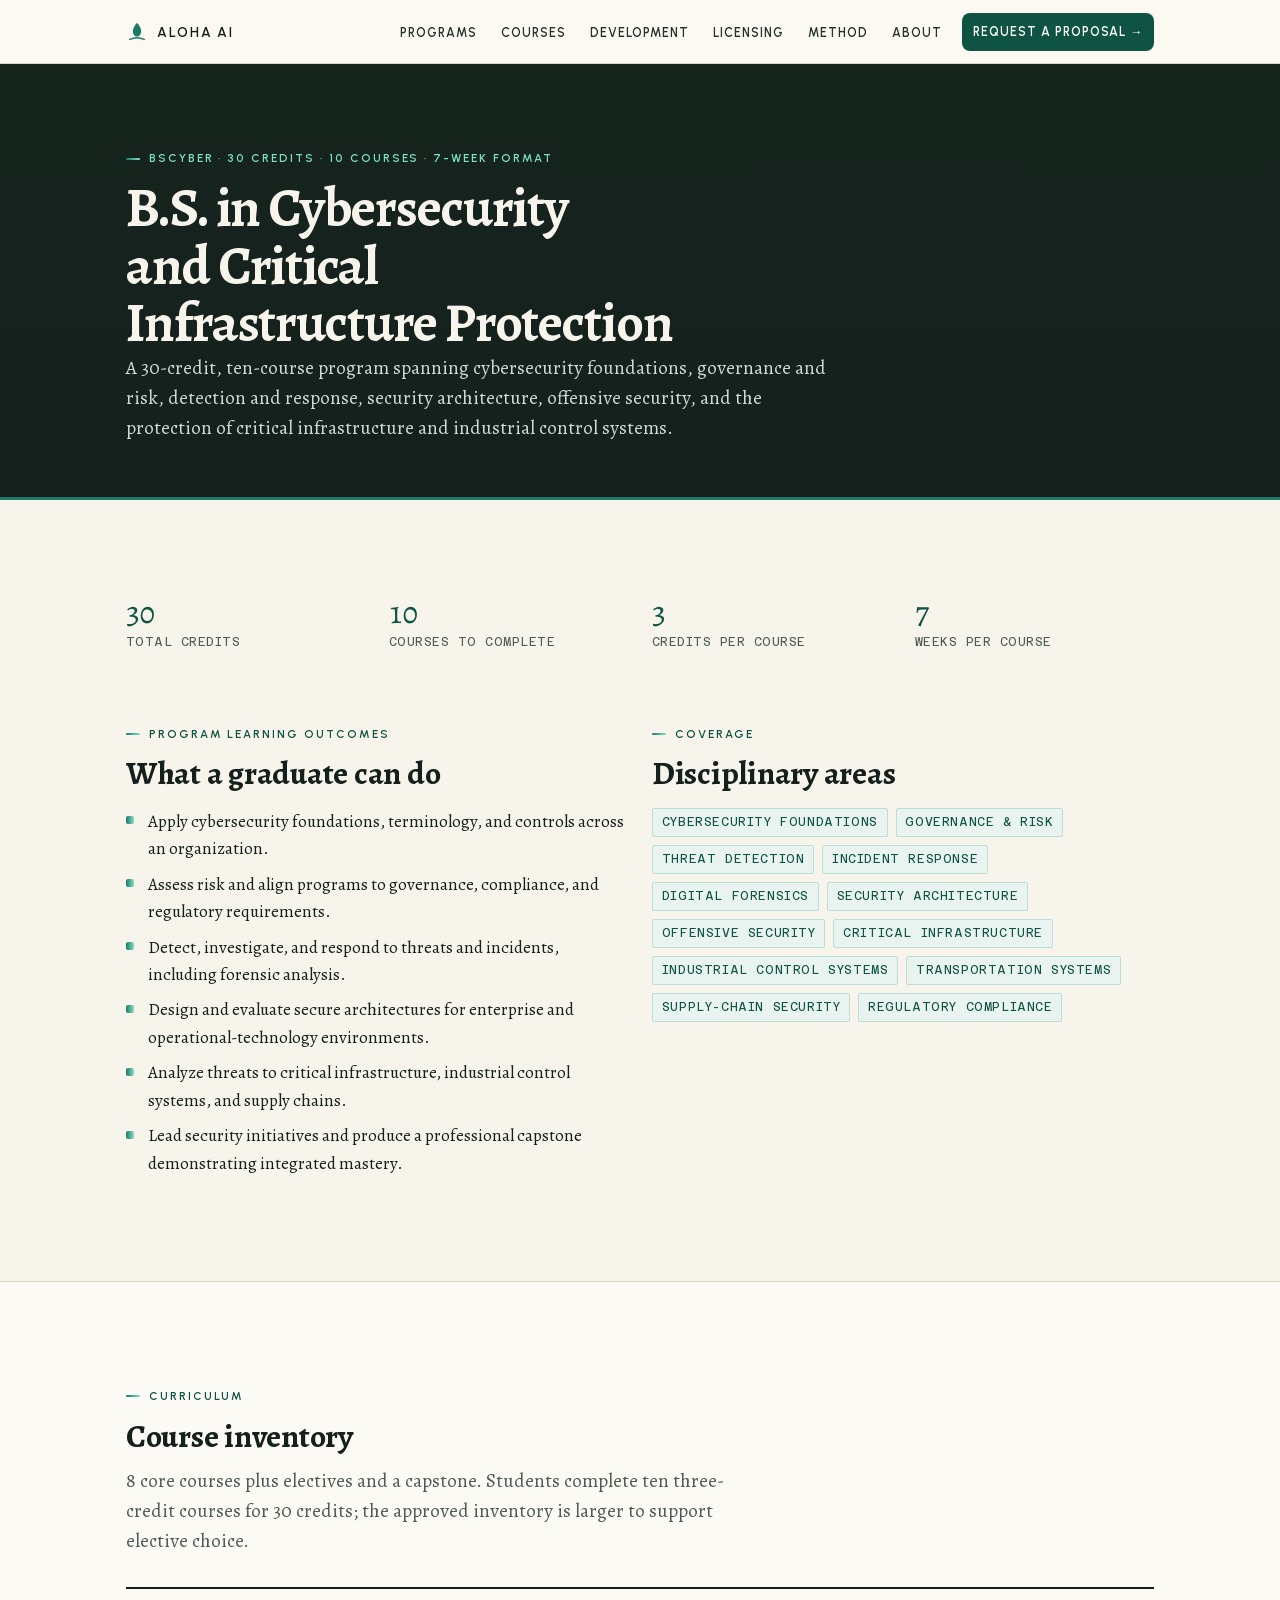
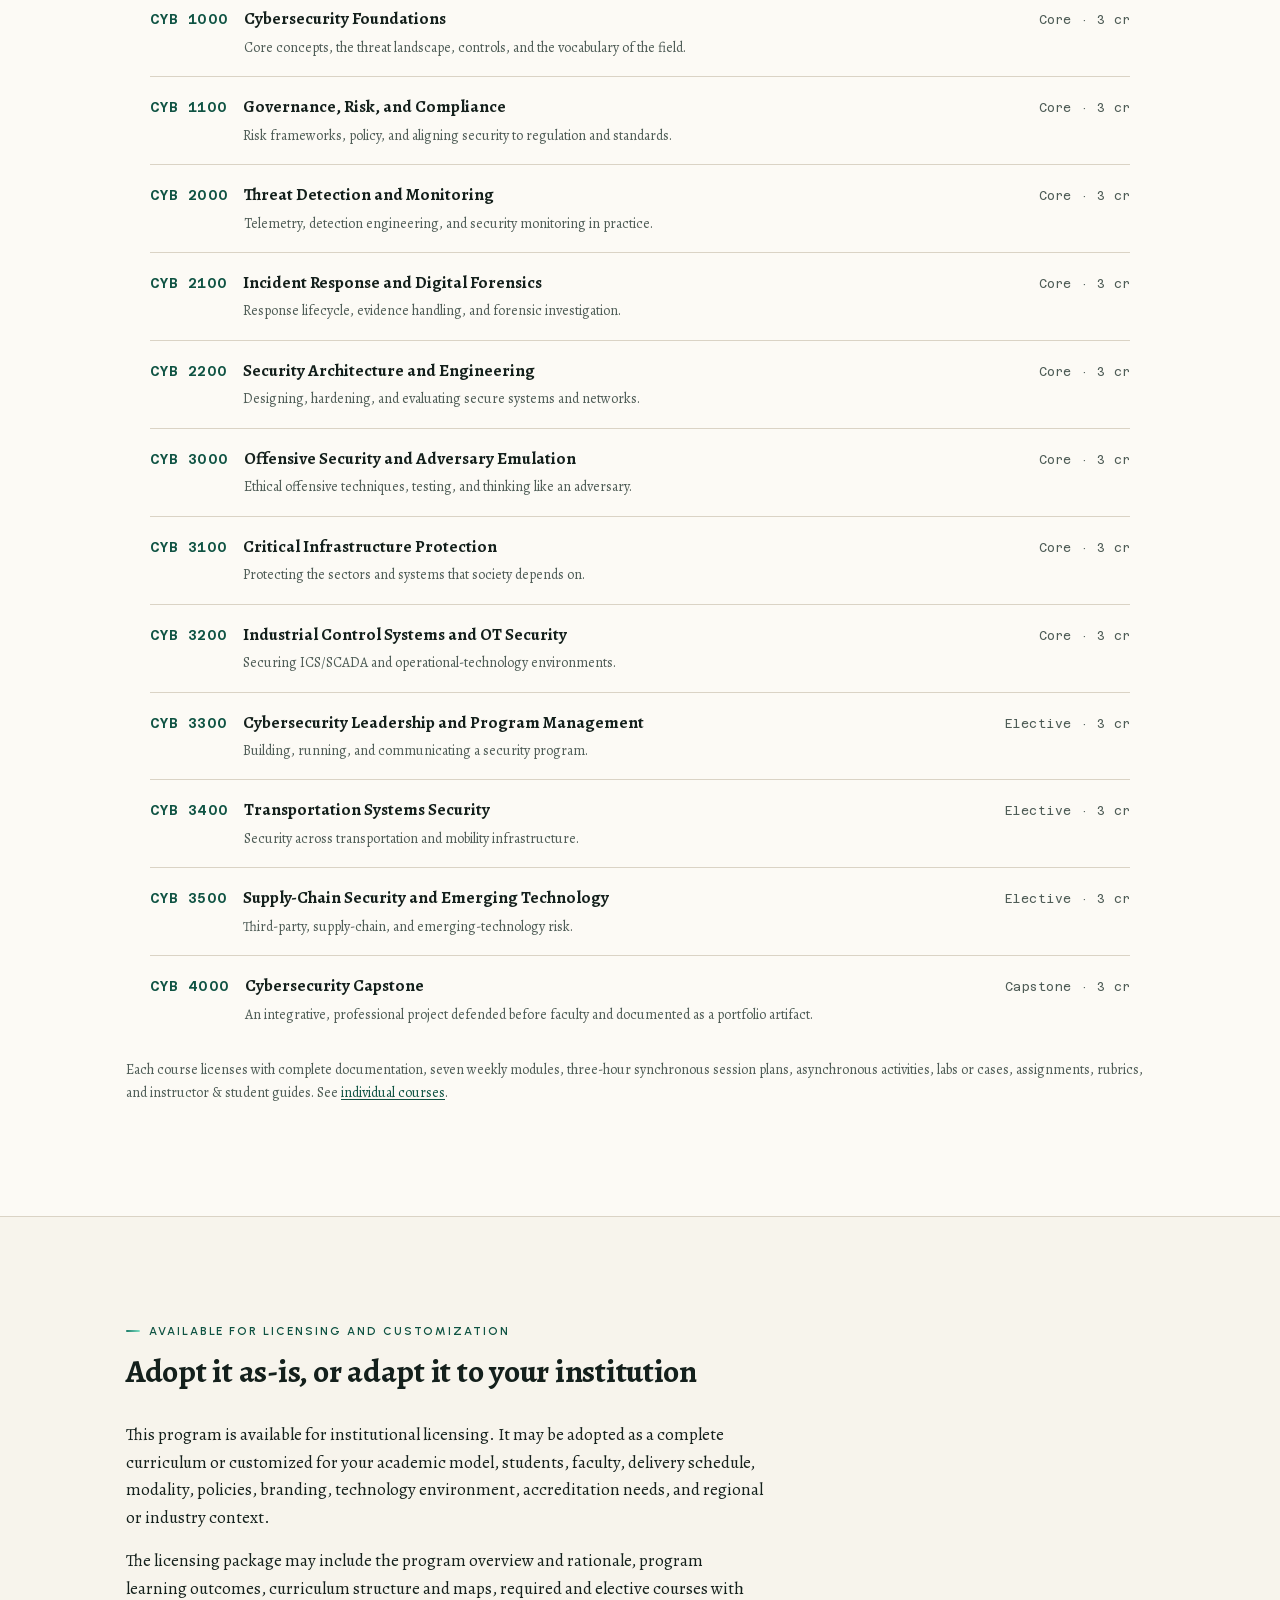
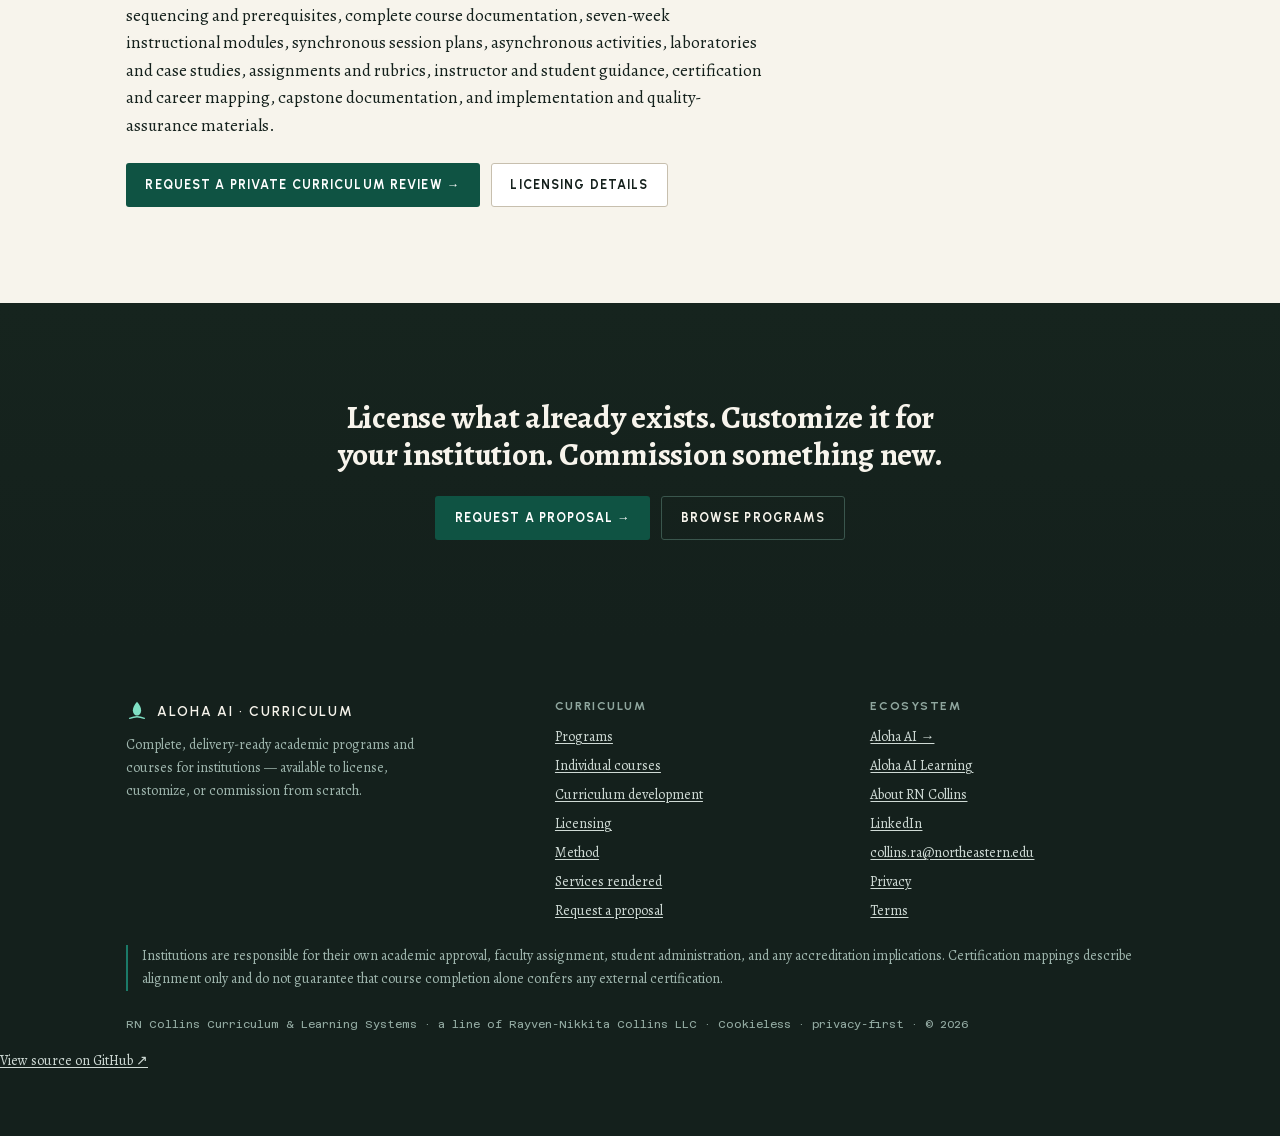
<file: programs/cybersecurity-critical-infrastructure.html>
<!DOCTYPE html>
<html lang="en">
<head>
<meta charset="UTF-8">
<meta name="viewport" content="width=device-width, initial-scale=1.0">
<title>B.S. in Cybersecurity and Critical Infrastructure Protection — Available for institutional licensing | RN Collins Curriculum</title>
<meta name="description" content="A 30-credit, ten-course program spanning cybersecurity foundations, governance and risk, detection and response, security architecture, offensive security, and the protection of critical infrastructure and industrial control systems.">
<link rel="canonical" href="https://curriculum-licensing.vercel.app/programs/cybersecurity-critical-infrastructure">
<meta name="theme-color" content="#14201C">
<meta property="og:type" content="website">
<meta property="og:title" content="B.S. in Cybersecurity and Critical Infrastructure Protection — Available for institutional licensing | RN Collins Curriculum">
<meta property="og:description" content="A 30-credit, ten-course program spanning cybersecurity foundations, governance and risk, detection and response, security architecture, offensive security, and the protection of critical infrastructure and industrial control systems.">
<meta property="og:url" content="https://curriculum-licensing.vercel.app/programs/cybersecurity-critical-infrastructure">
<meta name="twitter:card" content="summary_large_image">
<meta name="twitter:title" content="B.S. in Cybersecurity and Critical Infrastructure Protection — Available for institutional licensing | RN Collins Curriculum">
<meta name="twitter:description" content="A 30-credit, ten-course program spanning cybersecurity foundations, governance and risk, detection and response, security architecture, offensive security, and the protection of critical infrastructure and industrial control systems.">
<link rel="icon" href="/favicon.svg" type="image/svg+xml">
<link rel="apple-touch-icon" sizes="180x180" href="/apple-touch-icon.png">
<meta property="og:site_name" content="RN Collins Curriculum">
<meta property="og:image" content="https://curriculum-licensing.vercel.app/og.png">
<meta property="og:image:width" content="1200">
<meta property="og:image:height" content="630">
<meta property="og:image:alt" content="RN Collins Curriculum — complete courses, academic programs, and curriculum-development services. Programs run 30 credits across ten three-credit courses in a seven-week format.">
<meta name="twitter:image" content="https://curriculum-licensing.vercel.app/og.png">
<script>document.documentElement.className+=' js';</script>
<link rel="stylesheet" href="/aloha-ds.css">
<script type="application/ld+json">
{"@context":"https://schema.org","@type":"Service","serviceType":"Academic curriculum development and licensing","provider":{"@type":"Person","name":"RN Collins","jobTitle":"Curriculum architect and academic program developer"},"areaServed":"US","url":"https://curriculum-licensing.vercel.app/programs/cybersecurity-critical-infrastructure","description":"A 30-credit, ten-course program spanning cybersecurity foundations, governance and risk, detection and response, security architecture, offensive security, and the protection of critical infrastructure and industrial control systems.","brand":{"@type":"Organization","name":"Rayven-Nikkita Collins LLC"}}
</script>
<style>
  .hero{position:relative;overflow:hidden;background:var(--grad-hero);color:var(--cream);
    padding-block:clamp(60px,9vw,128px) clamp(48px,6vw,88px);border-bottom:3px solid var(--teal)}
  .hero::before{content:"";position:absolute;inset:0;background-image:radial-gradient(rgba(127,224,196,.05) 1px,transparent 1px);
    background-size:26px 26px;-webkit-mask-image:linear-gradient(180deg,rgba(0,0,0,.6),transparent 70%);mask-image:linear-gradient(180deg,rgba(0,0,0,.6),transparent 70%);pointer-events:none}
  .hero>.wrap{position:relative}
  .hero .display{color:var(--cream);max-width:20ch;margin-bottom:var(--s4)}
  .hero .lead{color:#CFDAD5;max-width:62ch}
  .hero em{color:var(--teal-mint);font-style:normal}
  .hero__cta{display:flex;gap:.7rem;flex-wrap:wrap;margin-top:var(--s5)}
  .hero__meta{margin-top:var(--s5);font-family:var(--mono);font-size:var(--fs-xs);color:#9FB6AE;letter-spacing:.04em;line-height:1.8}
  .hero__meta b{color:var(--cream)}
  .livebadge{display:inline-flex;align-items:center;gap:.5rem;font-family:var(--mono);font-size:var(--fs-xs);
    letter-spacing:.08em;text-transform:uppercase;color:#CDE7DF;border:1px solid #2F4A42;border-radius:var(--r-pill);padding:.34rem .72rem;margin-bottom:var(--s4)}
  .livebadge .dot{width:7px;height:7px;border-radius:50%;background:var(--teal-mint)}
  .sec-head{margin-bottom:var(--s6);max-width:72ch}
  .sec-head .h2{margin-bottom:var(--s3)}
  .pagehead{padding-block:clamp(48px,6vw,84px) clamp(28px,3vw,40px);background:var(--grad-ink);color:var(--cream);border-bottom:3px solid var(--teal)}
  .pagehead .display,.pagehead .h1{color:var(--cream)}
  .pagehead .lead{color:#CFDAD5}
  .card .go{font-family:var(--mono);font-size:var(--fs-xs);color:var(--teal-d);text-transform:uppercase;letter-spacing:.06em;margin-top:.7rem;display:inline-block}
  .card--hover:hover .go{text-decoration:underline}
  .kv{font-family:var(--mono);font-size:var(--fs-xs);letter-spacing:.04em;color:var(--muted);text-transform:uppercase}
  .num-stat{font-family:var(--serif);font-size:2rem;color:var(--teal-d);line-height:1}
  .section--ink .num-stat{color:var(--teal-mint)}
  .clist{list-style:none;margin:0;padding:0}
  .clist li{padding-left:1.4rem;position:relative;margin-bottom:.5rem}
  .clist li::before{content:"";position:absolute;left:0;top:.5em;width:8px;height:8px;border-radius:2px;background:var(--grad-mint-rule)}
  .courserow{display:grid;grid-template-columns:auto 1fr auto;gap:var(--s4);align-items:baseline;padding:var(--s4) 0;border-bottom:1px solid var(--line)}
  .courserow:last-child{border-bottom:0}
  .courserow .code{font-family:var(--mono);font-size:var(--fs-sm);color:var(--teal-d);letter-spacing:.03em}
  .courserow .cr{font-family:var(--mono);font-size:var(--fs-xs);color:var(--muted)}
  @media(max-width:640px){.courserow{grid-template-columns:1fr;gap:var(--s1)}}
  .offergrid{display:grid;grid-template-columns:1fr 1fr 1fr;gap:var(--s5)}
  @media(max-width:820px){.offergrid{grid-template-columns:1fr}}
  .phase{border-left:2px solid var(--line-2);padding:0 0 var(--s5) var(--s5);position:relative;margin-left:.4rem}
  .phase::before{content:"";position:absolute;left:-6px;top:.2rem;width:10px;height:10px;border-radius:50%;background:var(--teal);border:2px solid var(--paper)}
  .phase:last-child{padding-bottom:0}
  .phase .p-num{font-family:var(--mono);font-size:var(--fs-xs);letter-spacing:.1em;color:var(--teal-d);text-transform:uppercase}
</style>
</head>
<body>
<a class="skip" href="#main">Skip to content</a>
<header class="nav">
  <div class="nav__in">
    <a class="nav__brand" href="/" aria-label="Aloha AI home">
      <svg width="22" height="22" viewBox="0 0 24 24" aria-hidden="true"><path d="M12 2c3 3.5 4.5 6.5 4.5 9.2 0 3.4-2 5.8-4.5 5.8s-4.5-2.4-4.5-5.8C7.5 8.5 9 5.5 12 2z" fill="#1B7A68"/><path d="M4 20c3-1.2 5.4-1.8 8-1.8s5 .6 8 1.8" stroke="#1B7A68" stroke-width="1.6" fill="none" stroke-linecap="round"/></svg>
      Aloha&nbsp;AI
    </a>
    <button class="nav__burger" id="burger" aria-expanded="false" aria-controls="navlinks" aria-label="Open menu">
      <svg width="20" height="20" viewBox="0 0 24 24" aria-hidden="true"><path d="M3 6h18M3 12h18M3 18h18" stroke="currentColor" stroke-width="1.8" stroke-linecap="round"/></svg>
    </button>
    <nav aria-label="Primary">
      <ul class="nav__links" id="navlinks">
<li><a href="/programs">Programs</a></li>
<li><a href="/courses">Courses</a></li>
<li><a href="/curriculum-development">Development</a></li>
<li><a href="/licensing">Licensing</a></li>
<li><a href="/method">Method</a></li>
<li><a href="/about">About</a></li>
<li class="nav__cta"><a class="btn btn--primary btn--sm" href="/request">Request a proposal →</a></li>
</ul>
    </nav>
  </div>
</header>
<main id="main"><section class="pagehead">
    <div class="wrap">
      <p class="eyebrow" style="color:var(--teal-mint)">BSCYBER · 30 credits · 10 courses · 7-week format</p>
      <h1 class="display" style="max-width:22ch">B.S. in Cybersecurity and Critical Infrastructure Protection</h1>
      <p class="lead" style="max-width:64ch">A 30-credit, ten-course program spanning cybersecurity foundations, governance and risk, detection and response, security architecture, offensive security, and the protection of critical infrastructure and industrial control systems.</p>
    </div>
  </section>
    <section class="section">
      <div class="wrap">
        <div class="grid grid-4 keep-2" style="margin-bottom:var(--s7)">
          <div class="reveal"><div class="num-stat">30</div><p class="kv" style="margin-top:.3rem">Total credits</p></div>
<div class="reveal"><div class="num-stat">10</div><p class="kv" style="margin-top:.3rem">Courses to complete</p></div>
<div class="reveal"><div class="num-stat">3</div><p class="kv" style="margin-top:.3rem">Credits per course</p></div>
<div class="reveal"><div class="num-stat">7</div><p class="kv" style="margin-top:.3rem">Weeks per course</p></div>
        </div>
        <div class="grid grid-2">
          <div class="reveal">
            <p class="eyebrow">Program learning outcomes</p>
            <h2 class="h2" style="margin-bottom:var(--s4)">What a graduate can do</h2>
            <ul class="clist"><li>Apply cybersecurity foundations, terminology, and controls across an organization.</li><li>Assess risk and align programs to governance, compliance, and regulatory requirements.</li><li>Detect, investigate, and respond to threats and incidents, including forensic analysis.</li><li>Design and evaluate secure architectures for enterprise and operational-technology environments.</li><li>Analyze threats to critical infrastructure, industrial control systems, and supply chains.</li><li>Lead security initiatives and produce a professional capstone demonstrating integrated mastery.</li></ul>
          </div>
          <div class="reveal">
            <p class="eyebrow">Coverage</p>
            <h2 class="h2" style="margin-bottom:var(--s4)">Disciplinary areas</h2>
            <div style="display:flex;flex-wrap:wrap;gap:.5rem"><span class="chip chip--src">Cybersecurity foundations</span><span class="chip chip--src">Governance &amp; risk</span><span class="chip chip--src">Threat detection</span><span class="chip chip--src">Incident response</span><span class="chip chip--src">Digital forensics</span><span class="chip chip--src">Security architecture</span><span class="chip chip--src">Offensive security</span><span class="chip chip--src">Critical infrastructure</span><span class="chip chip--src">Industrial control systems</span><span class="chip chip--src">Transportation systems</span><span class="chip chip--src">Supply-chain security</span><span class="chip chip--src">Regulatory compliance</span></div>
          </div>
        </div>
      </div>
    </section>
    <section class="section section--paper">
      <div class="wrap">
        <div class="sec-head reveal">
          <p class="eyebrow">Curriculum</p>
          <h2 class="h2">Course inventory</h2>
          <p class="lead">8 core courses plus electives and a capstone. Students complete ten three-credit courses for 30 credits; the approved inventory is larger to support elective choice.</p>
        </div>
        <div class="card reveal" style="padding:0 var(--s5)">
          <div class="courserow">
            <span class="code">CYB 1000</span>
            <span><b>Cybersecurity Foundations</b><br><span class="muted small">Core concepts, the threat landscape, controls, and the vocabulary of the field.</span></span>
            <span class="cr">Core · 3 cr</span>
          </div>
<div class="courserow">
            <span class="code">CYB 1100</span>
            <span><b>Governance, Risk, and Compliance</b><br><span class="muted small">Risk frameworks, policy, and aligning security to regulation and standards.</span></span>
            <span class="cr">Core · 3 cr</span>
          </div>
<div class="courserow">
            <span class="code">CYB 2000</span>
            <span><b>Threat Detection and Monitoring</b><br><span class="muted small">Telemetry, detection engineering, and security monitoring in practice.</span></span>
            <span class="cr">Core · 3 cr</span>
          </div>
<div class="courserow">
            <span class="code">CYB 2100</span>
            <span><b>Incident Response and Digital Forensics</b><br><span class="muted small">Response lifecycle, evidence handling, and forensic investigation.</span></span>
            <span class="cr">Core · 3 cr</span>
          </div>
<div class="courserow">
            <span class="code">CYB 2200</span>
            <span><b>Security Architecture and Engineering</b><br><span class="muted small">Designing, hardening, and evaluating secure systems and networks.</span></span>
            <span class="cr">Core · 3 cr</span>
          </div>
<div class="courserow">
            <span class="code">CYB 3000</span>
            <span><b>Offensive Security and Adversary Emulation</b><br><span class="muted small">Ethical offensive techniques, testing, and thinking like an adversary.</span></span>
            <span class="cr">Core · 3 cr</span>
          </div>
<div class="courserow">
            <span class="code">CYB 3100</span>
            <span><b>Critical Infrastructure Protection</b><br><span class="muted small">Protecting the sectors and systems that society depends on.</span></span>
            <span class="cr">Core · 3 cr</span>
          </div>
<div class="courserow">
            <span class="code">CYB 3200</span>
            <span><b>Industrial Control Systems and OT Security</b><br><span class="muted small">Securing ICS/SCADA and operational-technology environments.</span></span>
            <span class="cr">Core · 3 cr</span>
          </div>
<div class="courserow">
            <span class="code">CYB 3300</span>
            <span><b>Cybersecurity Leadership and Program Management</b><br><span class="muted small">Building, running, and communicating a security program.</span></span>
            <span class="cr">Elective · 3 cr</span>
          </div>
<div class="courserow">
            <span class="code">CYB 3400</span>
            <span><b>Transportation Systems Security</b><br><span class="muted small">Security across transportation and mobility infrastructure.</span></span>
            <span class="cr">Elective · 3 cr</span>
          </div>
<div class="courserow">
            <span class="code">CYB 3500</span>
            <span><b>Supply-Chain Security and Emerging Technology</b><br><span class="muted small">Third-party, supply-chain, and emerging-technology risk.</span></span>
            <span class="cr">Elective · 3 cr</span>
          </div>
<div class="courserow">
            <span class="code">CYB 4000</span>
            <span><b>Cybersecurity Capstone</b><br><span class="muted small">An integrative, professional project defended before faculty and documented as a portfolio artifact.</span></span>
            <span class="cr">Capstone · 3 cr</span>
          </div>
        </div>
        <p class="muted small" style="margin-top:var(--s4)">Each course licenses with complete documentation, seven weekly modules, three-hour synchronous session plans, asynchronous activities, labs or cases, assignments, rubrics, and instructor &amp; student guides. See <a href="/courses">individual courses</a>.</p>
      </div>
    </section>
    <section class="section">
      <div class="wrap">
        <div class="sec-head reveal">
          <p class="eyebrow">Available for licensing and customization</p>
          <h2 class="h2">Adopt it as-is, or adapt it to your institution</h2>
        </div>
        <div class="measure reveal">
          <p>This program is available for institutional licensing. It may be adopted as a complete curriculum or customized for your academic model, students, faculty, delivery schedule, modality, policies, branding, technology environment, accreditation needs, and regional or industry context.</p>
          <p>The licensing package may include the program overview and rationale, program learning outcomes, curriculum structure and maps, required and elective courses with sequencing and prerequisites, complete course documentation, seven-week instructional modules, synchronous session plans, asynchronous activities, laboratories and case studies, assignments and rubrics, instructor and student guidance, certification and career mapping, capstone documentation, and implementation and quality-assurance materials.</p>
        </div>
        <div class="hero__cta" style="margin-top:var(--s5)">
          <a class="btn btn--primary" href="/request?program=BSCYBER">Request a private curriculum review →</a>
          <a class="btn btn--outline" href="/licensing">Licensing details</a>
        </div>
      </div>
    </section>
    <section class="section section--ink">
    <div class="wrap" style="text-align:center;max-width:760px">
      <h2 class="h2" style="color:var(--cream)">License what already exists. Customize it for your institution. Commission something new.</h2>
      <div class="hero__cta" style="justify-content:center;margin-top:var(--s5)">
        <a class="btn btn--primary" href="/request">Request a proposal →</a>
        <a class="btn btn--ghost" href="/programs">Browse programs</a>
      </div>
    </div>
  </section></main>
<footer class="footer" aria-labelledby="foot-h">
  <div class="wrap">
    <h2 id="foot-h" class="small" style="position:absolute;left:-999px">Site footer</h2>
    <div class="footer__grid">
      <div>
        <a class="nav__brand" href="/" style="color:var(--cream)" aria-label="Aloha AI home"><svg width="22" height="22" viewBox="0 0 24 24" aria-hidden="true"><path d="M12 2c3 3.5 4.5 6.5 4.5 9.2 0 3.4-2 5.8-4.5 5.8s-4.5-2.4-4.5-5.8C7.5 8.5 9 5.5 12 2z" fill="#7FE0C4"/><path d="M4 20c3-1.2 5.4-1.8 8-1.8s5 .6 8 1.8" stroke="#7FE0C4" stroke-width="1.6" fill="none" stroke-linecap="round"/></svg> Aloha&nbsp;AI&nbsp;·&nbsp;Curriculum</a>
        <p class="small" style="margin-top:var(--s3);max-width:40ch;color:#9FB6AE">Complete, delivery-ready academic programs and courses for institutions — available to license, customize, or commission from scratch.</p>
      </div>
      <div>
        <h3>Curriculum</h3>
        <ul>
          <li><a href="/programs">Programs</a></li>
          <li><a href="/courses">Individual courses</a></li>
          <li><a href="/curriculum-development">Curriculum development</a></li>
          <li><a href="/licensing">Licensing</a></li>
          <li><a href="/method">Method</a></li>
          <li><a href="/services-rendered">Services rendered</a></li>
          <li><a href="/request">Request a proposal</a></li>
        </ul>
      </div>
      <div>
        <h3>Ecosystem</h3>
        <ul>
          <li><a href="https://aloha-ai-consulting.vercel.app" target="_blank" rel="noopener">Aloha AI →</a></li>
          <li><a href="https://aloha-ai-consulting.vercel.app/learning/" target="_blank" rel="noopener">Aloha AI Learning</a></li>
          <li><a href="/about">About RN Collins</a></li>
          <li><a href="https://www.linkedin.com/in/rn-collins" target="_blank" rel="noopener">LinkedIn</a></li>
          <li><a href="mailto:collins.ra@northeastern.edu?subject=Curriculum%20licensing%20inquiry">collins.ra@northeastern.edu</a></li>
          <li><a href="/privacy">Privacy</a></li>
          <li><a href="/terms">Terms</a></li>
        </ul>
      </div>
    </div>
    <p class="disc small">Institutions are responsible for their own academic approval, faculty assignment, student administration, and any accreditation implications. Certification mappings describe alignment only and do not guarantee that course completion alone confers any external certification.</p>
    <p class="fine">RN Collins Curriculum &amp; Learning Systems · a line of Rayven-Nikkita Collins LLC · Cookieless · privacy-first · © 2026</p>
  </div>
<p><a href="https://github.com/rn-collins/curriculum-licensing" target="_blank" rel="noopener noreferrer">View source on GitHub ↗</a></p></footer>
<script>
  (function(){var b=document.getElementById('burger'),l=document.getElementById('navlinks');
  function set(o){b.setAttribute('aria-expanded',o);l.classList.toggle('open',o);b.setAttribute('aria-label',o?'Close menu':'Open menu');}
  b.addEventListener('click',function(){set(b.getAttribute('aria-expanded')!=='true');});
  l.addEventListener('click',function(e){if(e.target.tagName==='A')set(false);});
  document.addEventListener('keydown',function(e){if(e.key==='Escape')set(false);});})();
  document.querySelectorAll('.acc__btn').forEach(function(btn){var p=document.getElementById(btn.getAttribute('aria-controls'));
    btn.addEventListener('click',function(){var o=btn.getAttribute('aria-expanded')==='true';btn.setAttribute('aria-expanded',!o);p.style.maxHeight=o?null:p.scrollHeight+'px';});});
  (function(){var nav=document.querySelector('.nav');if(!nav)return;var on=function(){nav.classList.toggle('is-stuck',window.scrollY>8);};on();window.addEventListener('scroll',on,{passive:true});})();
  (function(){if(matchMedia('(prefers-reduced-motion:reduce)').matches){document.querySelectorAll('.reveal').forEach(function(e){e.classList.add('in');});return;}
  var io=new IntersectionObserver(function(es){es.forEach(function(e){if(e.isIntersecting){e.target.classList.add('in');io.unobserve(e.target);}});},{threshold:.12});
  document.querySelectorAll('.reveal').forEach(function(e){io.observe(e);});})();
</script>
</body>
</html>
</file>
<file: aloha-ds.css>
/* ============================================================
   RN COLLINS CURRICULUM — DESIGN SYSTEM  (aloha-ds.css)

   This began as the ecosystem's shared stylesheet, copied verbatim
   into thirteen sites, which is why this site and several others
   were indistinguishable. It is now this site's own.

   The object is a registrar's course catalogue: programs with
   codes, courses with codes, credit values, prerequisites and
   sequences. So the page is built as a catalogue is built —
   entries are ruled rows rather than floating cards, and the
   apparatus is split in two. Codes, credit values and column
   heads are catalogue keys, set in Azeret Mono with tabular
   figures. Navigation, buttons and form labels are interface,
   set in Urbanist. Alegreya carries everything a reader reads.

   Typefaces are self-hosted from /fonts (licences in that
   directory). font-src is 'self' here, so a Google Fonts link
   would be blocked in production and silently fall back.
   v2.0 · 2026-09
   ============================================================ */

@font-face{font-family:'Alegreya';font-style:italic;font-weight:400 600;font-display:swap;src:url('/fonts/alegreya-italic-400_600-latin-ext.woff2') format('woff2');unicode-range:U+0100-02BA, U+02BD-02C5, U+02C7-02CC, U+02CE-02D7, U+02DD-02FF, U+0304, U+0308, U+0329, U+1D00-1DBF, U+1E00-1E9F, U+1EF2-1EFF, U+2020, U+20A0-20AB, U+20AD-20C0, U+2113, U+2C60-2C7F, U+A720-A7FF;}
@font-face{font-family:'Alegreya';font-style:italic;font-weight:400 600;font-display:swap;src:url('/fonts/alegreya-italic-400_600-latin.woff2') format('woff2');unicode-range:U+0000-00FF, U+0131, U+0152-0153, U+02BB-02BC, U+02C6, U+02DA, U+02DC, U+0304, U+0308, U+0329, U+2000-206F, U+20AC, U+2122, U+2191, U+2193, U+2212, U+2215, U+FEFF, U+FFFD;}
@font-face{font-family:'Alegreya';font-style:normal;font-weight:400 700;font-display:swap;src:url('/fonts/alegreya-normal-400_700-latin-ext.woff2') format('woff2');unicode-range:U+0100-02BA, U+02BD-02C5, U+02C7-02CC, U+02CE-02D7, U+02DD-02FF, U+0304, U+0308, U+0329, U+1D00-1DBF, U+1E00-1E9F, U+1EF2-1EFF, U+2020, U+20A0-20AB, U+20AD-20C0, U+2113, U+2C60-2C7F, U+A720-A7FF;}
@font-face{font-family:'Alegreya';font-style:normal;font-weight:400 700;font-display:swap;src:url('/fonts/alegreya-normal-400_700-latin.woff2') format('woff2');unicode-range:U+0000-00FF, U+0131, U+0152-0153, U+02BB-02BC, U+02C6, U+02DA, U+02DC, U+0304, U+0308, U+0329, U+2000-206F, U+20AC, U+2122, U+2191, U+2193, U+2212, U+2215, U+FEFF, U+FFFD;}
@font-face{font-family:'Urbanist';font-style:italic;font-weight:400 600;font-display:swap;src:url('/fonts/urbanist-italic-400_600-latin-ext.woff2') format('woff2');unicode-range:U+0100-02BA, U+02BD-02C5, U+02C7-02CC, U+02CE-02D7, U+02DD-02FF, U+0304, U+0308, U+0329, U+1D00-1DBF, U+1E00-1E9F, U+1EF2-1EFF, U+2020, U+20A0-20AB, U+20AD-20C0, U+2113, U+2C60-2C7F, U+A720-A7FF;}
@font-face{font-family:'Urbanist';font-style:italic;font-weight:400 600;font-display:swap;src:url('/fonts/urbanist-italic-400_600-latin.woff2') format('woff2');unicode-range:U+0000-00FF, U+0131, U+0152-0153, U+02BB-02BC, U+02C6, U+02DA, U+02DC, U+0304, U+0308, U+0329, U+2000-206F, U+20AC, U+2122, U+2191, U+2193, U+2212, U+2215, U+FEFF, U+FFFD;}
@font-face{font-family:'Urbanist';font-style:normal;font-weight:400 700;font-display:swap;src:url('/fonts/urbanist-normal-400_700-latin-ext.woff2') format('woff2');unicode-range:U+0100-02BA, U+02BD-02C5, U+02C7-02CC, U+02CE-02D7, U+02DD-02FF, U+0304, U+0308, U+0329, U+1D00-1DBF, U+1E00-1E9F, U+1EF2-1EFF, U+2020, U+20A0-20AB, U+20AD-20C0, U+2113, U+2C60-2C7F, U+A720-A7FF;}
@font-face{font-family:'Urbanist';font-style:normal;font-weight:400 700;font-display:swap;src:url('/fonts/urbanist-normal-400_700-latin.woff2') format('woff2');unicode-range:U+0000-00FF, U+0131, U+0152-0153, U+02BB-02BC, U+02C6, U+02DA, U+02DC, U+0304, U+0308, U+0329, U+2000-206F, U+20AC, U+2122, U+2191, U+2193, U+2212, U+2215, U+FEFF, U+FFFD;}
@font-face{font-family:'Azeret Mono';font-style:normal;font-weight:400 600;font-display:swap;src:url('/fonts/azeretmono-normal-400_600-latin-ext.woff2') format('woff2');unicode-range:U+0100-02BA, U+02BD-02C5, U+02C7-02CC, U+02CE-02D7, U+02DD-02FF, U+0304, U+0308, U+0329, U+1D00-1DBF, U+1E00-1E9F, U+1EF2-1EFF, U+2020, U+20A0-20AB, U+20AD-20C0, U+2113, U+2C60-2C7F, U+A720-A7FF;}
@font-face{font-family:'Azeret Mono';font-style:normal;font-weight:400 600;font-display:swap;src:url('/fonts/azeretmono-normal-400_600-latin.woff2') format('woff2');unicode-range:U+0000-00FF, U+0131, U+0152-0153, U+02BB-02BC, U+02C6, U+02DA, U+02DC, U+0304, U+0308, U+0329, U+2000-206F, U+20AC, U+2122, U+2191, U+2193, U+2212, U+2215, U+FEFF, U+FFFD;}

/* ---- 1. TOKENS ------------------------------------------- */
:root{
  /* Brand color */
  --teal:#1B7A68; --teal-d:#0F5343; --teal-l:#E9F3F0; --teal-mint:#7FE0C4;
  --ink:#14201C; --ink-2:#25332E; --ink-3:#3B4A44;
  --cream:#F7F4EC; --cream-2:#EFEAE0; --paper:#FCFAF5; --white:#FFFFFF;
  --muted:#4E5C56;            /* AA on cream */
  --muted-on-ink:#B7C7C0;     /* AA on ink */
  --line:#DAD3C5; --line-2:#C7BFAE;
  --amber:#8A5A08; --amber-l:#FBF4E6; --amber-bd:#E4CE9E;
  --red:#9C2F2F; --red-l:#FBF1F0; --red-bd:#E3B9B4;
  --green:#166A34; --green-l:#EFF7F1; --green-bd:#BEDFC9;
  /* Type */
  --serif:'Alegreya',Charter,"Bitstream Charter","Times New Roman",serif;
  --sans:'Urbanist','Helvetica Neue',Helvetica,sans-serif;
  --mono:'Azeret Mono',ui-monospace,Menlo,Consolas,monospace;
  --key:'Azeret Mono',ui-monospace,Menlo,Consolas,monospace;  /* catalogue keys: codes, credits, column heads */
  /* Type scale (fluid) */
  --fs-display:clamp(2.1rem,5.2vw,3.4rem);
  --fs-h1:clamp(1.9rem,4vw,2.7rem);
  --fs-h2:clamp(1.5rem,3vw,2rem);
  --fs-h3:1.18rem; --fs-body:1rem; --fs-sm:.875rem; --fs-xs:.75rem;
  --label:.68rem;               /* mono eyebrow/label size */
  /* Space scale */
  --s1:4px; --s2:8px; --s3:12px; --s4:16px; --s5:24px; --s6:32px; --s7:48px; --s8:64px; --s9:96px;
  /* Radius + shadow + motion */
  --r-sm:3px; --r:0px; --r-lg:0px; --r-pill:2px;   /* a catalogue is ruled, not rounded */
  --sh-1:none; --sh-2:none; --sh-3:none;   /* entries sit on the page, not above it */
  --sh-focus:0 0 0 3px #0F5343,0 0 0 6px #7FE0C4;
  --sh-focus-mint:0 0 0 3px #7FE0C4,0 0 0 6px #0F5343;
  --ease:cubic-bezier(.4,0,.2,1);
  --ease-out:cubic-bezier(.16,1,.3,1);      /* editorial ease-out for reveals */
  --dur:.22s; --dur-s:.14s;
  --maxw:1080px; --maxw-wide:1200px; --nav-h:64px;
  /* Editorial surfaces / gradients (within brand) */
  --grad-hero:radial-gradient(130% 120% at 82% -12%,#20362d 0%,#18271F 44%,var(--ink) 80%);
  --grad-ink:linear-gradient(180deg,#16241E 0%,var(--ink) 100%);
  --grad-mint-rule:linear-gradient(90deg,var(--teal) 0%,var(--teal-mint) 100%);
  --texture-dot:radial-gradient(rgba(27,122,104,.045) 1px,transparent 1px);
}

/* ---- 2. BASE / RESET ------------------------------------- */
*{box-sizing:border-box}
html{scroll-behavior:smooth;scroll-padding-top:calc(var(--nav-h) + 12px);-webkit-text-size-adjust:100%}
body{margin:0;background:var(--cream);color:var(--ink);font-family:var(--serif);
  font-size:1.06rem;line-height:1.62;-webkit-font-smoothing:antialiased;text-rendering:optimizeLegibility}
img{max-width:100%;display:block}
h1,h2,h3,h4{font-family:var(--serif);font-weight:700;letter-spacing:-.008em;line-height:1.14;margin:0;text-wrap:balance}
p{margin:0 0 1rem;text-wrap:pretty}
a{color:var(--teal-d);text-underline-offset:2px;text-decoration-thickness:from-font;transition:color var(--dur-s) var(--ease)}
a:hover{color:var(--teal)}
:focus-visible{outline:none;box-shadow:var(--sh-focus);border-radius:6px}
.section--ink :focus-visible{box-shadow:var(--sh-focus-mint)}
::selection{background:var(--teal-mint);color:var(--ink)}

/* ---- 3. LAYOUT ------------------------------------------- */
.wrap{max-width:var(--maxw);margin-inline:auto;padding-inline:clamp(18px,4vw,26px)}
.section{padding-block:clamp(56px,7.5vw,104px);position:relative}
.section + .section{border-top:1px solid var(--line)}
.section--ink{background:var(--grad-ink);color:var(--cream)}
.section--ink + .section,.section + .section--ink{border-top:0}
.section--paper{background:var(--paper)}
/* subtle dot texture, opt-in, brand-tinted */
.section--texture{background-image:var(--texture-dot);background-size:22px 22px}
.wrap--wide{max-width:var(--maxw-wide)}
/* accent rule system — an editorial hairline that reads intentional */
.rule{height:2px;width:56px;border:0;border-radius:2px;background:var(--grad-mint-rule);margin:0 0 var(--s5)}
.section--ink .rule{background:var(--grad-mint-rule);opacity:.9}
.stack>*+*{margin-top:var(--s4)}
.grid{display:grid;gap:var(--s5)}
.grid-2{grid-template-columns:repeat(2,1fr)}
.grid-3{grid-template-columns:repeat(3,1fr)}
.grid-4{grid-template-columns:repeat(4,1fr)}
@media(max-width:820px){.grid-2,.grid-3,.grid-4{grid-template-columns:1fr}}
@media(max-width:820px){.grid-4.keep-2,.grid-3.keep-2{grid-template-columns:1fr 1fr}}
.measure{max-width:64ch}

/* ---- 4. TYPOGRAPHY HELPERS ------------------------------- */
.eyebrow{font-family:var(--sans);font-weight:600;font-size:.72rem;letter-spacing:.17em;text-transform:uppercase;color:var(--teal-d);margin:0 0 var(--s3);display:inline-flex;align-items:center;gap:.55rem}
.eyebrow::before{content:"";width:14px;height:2px;border-radius:2px;background:var(--grad-mint-rule);flex:none}
.section--ink .eyebrow::before{opacity:.95}
.section--ink .eyebrow{color:var(--teal-mint)}
.display{font-size:var(--fs-display);letter-spacing:-.02em;line-height:1.06}
.h1{font-size:var(--fs-h1)} .h2{font-size:var(--fs-h2)} .h3{font-size:var(--fs-h3)}
.lead{font-size:clamp(1.06rem,1.6vw,1.2rem);line-height:1.55;color:var(--muted);max-width:60ch}
.section--ink .lead{color:var(--muted-on-ink)}
.mono{font-family:var(--mono);font-variant-numeric:tabular-nums}
.small{font-size:var(--fs-sm)} .muted{color:var(--muted)}

/* ---- 5. BUTTONS ------------------------------------------ */
.btn{display:inline-flex;align-items:center;gap:.5rem;font-family:var(--sans);font-size:.78rem;
  letter-spacing:.09em;text-transform:uppercase;font-weight:700;text-decoration:none;cursor:pointer;
  padding:.72rem 1.15rem;border-radius:var(--r-sm);border:1px solid transparent;transition:all var(--dur) var(--ease);
  min-height:44px;line-height:1}
.btn--primary{background:var(--teal-d);color:#fff;box-shadow:none}
.btn--primary:hover{background:var(--ink);color:#fff;transform:none;box-shadow:none}
.btn--primary:active{transform:translateY(0)}
.btn--outline{background:var(--white);border-color:var(--line-2);color:var(--ink)}
.btn--outline:hover{border-color:var(--ink);color:var(--ink);transform:none;box-shadow:none}
.btn--ghost{background:transparent;border-color:#3a564d;color:var(--cream)}
.btn--ghost:hover{border-color:var(--teal-mint);color:#fff}
.btn--sm{padding:.5rem .8rem;min-height:38px;font-size:.68rem}

/* ---- 6. CHIPS / TAGS ------------------------------------- */
.chip{display:inline-flex;align-items:center;gap:.4rem;font-family:var(--key);font-size:var(--fs-xs);
  font-variant-numeric:tabular-nums;letter-spacing:.05em;text-transform:uppercase;padding:.24rem .55rem;border-radius:var(--r-pill);
  border:1px solid var(--line);background:#fff;color:var(--ink-2)}
.chip--hi{color:var(--green);border-color:var(--green-bd);background:var(--green-l)}
.chip--med{color:var(--amber);border-color:var(--amber-bd);background:var(--amber-l)}
.chip--src{color:var(--teal-d);border-color:#BADFD6;background:var(--teal-l)}
.chip .ic{width:7px;height:7px;border-radius:50%;background:currentColor;flex:none}

/* ---- 7. CARDS -------------------------------------------- */
.card{position:relative;background:transparent;border:0;border-top:2px solid var(--ink);border-radius:0;padding:var(--s4) 0 var(--s3);box-shadow:none;
  transition:box-shadow var(--dur) var(--ease),transform var(--dur) var(--ease),border-color var(--dur) var(--ease)}
.card--hover{cursor:pointer}
.card--hover:hover{box-shadow:none;transform:none;border-top-color:var(--teal)}
/* an accent hairline that surfaces on hover — quiet until you touch it */
.card--hover::after{content:"";position:absolute;left:0;right:0;top:-2px;height:2px;border-radius:0;
  background:var(--grad-mint-rule);transform:scaleX(0);transform-origin:left;opacity:0;transition:transform var(--dur) var(--ease-out),opacity var(--dur) var(--ease)}
.card--hover:hover::after{transform:scaleX(1);opacity:1}
.card h3{font-size:var(--fs-h3);margin-bottom:var(--s2)}
.card__ic{width:38px;height:38px;border-radius:2px;background:var(--teal-l);color:var(--teal-d);
  display:grid;place-items:center;margin-bottom:var(--s3)}

/* ---- 8. TOOL PANEL (dark interactive) -------------------- */
.tool{background:var(--ink);color:var(--cream);border-radius:0;padding:var(--s6);box-shadow:none}
.tool h3{color:var(--cream)}
.field{margin-bottom:var(--s4)}
.field label{display:block;font-family:var(--sans);font-weight:700;font-size:.75rem;letter-spacing:.1em;
  text-transform:uppercase;color:var(--muted-on-ink);margin-bottom:.4rem}
.field select,.field input{width:100%;padding:.66rem .75rem;border-radius:2px;
  border:1px solid #33504f;background:#0E1815;color:var(--cream);font:inherit;font-size:.95rem;min-height:44px}
.field select:focus-visible,.field input:focus-visible{box-shadow:var(--sh-focus);border-color:var(--teal)}
.out{background:#0E1815;border:1px solid #2C463E;border-radius:0;padding:var(--s5)}
.out__lab{font-family:var(--sans);font-weight:700;font-size:var(--fs-xs);letter-spacing:.12em;text-transform:uppercase;color:var(--muted-on-ink);margin-bottom:.3rem}
.out__big{font-family:var(--serif);font-size:1.7rem;color:var(--teal-mint);line-height:1.1}
.out ul{margin:.7rem 0 0;padding-left:1.1rem;color:#D6E4DF;font-size:.9rem}
.out ul li{margin-bottom:.3rem}
.flag{font-family:var(--mono);font-size:.72rem;color:#E7B36B;margin-top:.7rem}

/* ---- 9. TABLE (provenance) ------------------------------- */
.table-wrap{overflow-x:auto;border:0;border-top:2px solid var(--ink);border-bottom:2px solid var(--ink);border-radius:0;background:transparent}
table.data{width:100%;border-collapse:collapse;font-size:var(--fs-sm);min-width:560px}
.data th,.data td{text-align:left;padding:.65rem .8rem;border-bottom:1px solid var(--line);vertical-align:top}
.data th{background:var(--ink);color:var(--cream);font-family:var(--key);font-size:var(--fs-xs);letter-spacing:.09em;text-transform:uppercase;font-weight:500;position:sticky;top:0}
.data tr:last-child td{border-bottom:none}
.data .cite{font-family:var(--key);font-variant-numeric:tabular-nums;font-size:.8rem;color:var(--teal-d)}

/* ---- 10. ACCORDION (FAQ) --------------------------------- */
.acc{border:0;border-top:1px solid var(--line-2);border-radius:0;background:transparent;overflow:hidden}
.acc+.acc{margin-top:var(--s3)}
.acc__btn{width:100%;text-align:left;background:none;border:0;cursor:pointer;padding:1rem 0;
  font-family:var(--serif);font-size:1.05rem;color:var(--ink);display:flex;justify-content:space-between;gap:1rem;align-items:center;min-height:56px}
.acc__btn:hover{color:var(--teal-d)}
.acc__ic{flex:none;transition:transform var(--dur) var(--ease);color:var(--teal)}
.acc__btn[aria-expanded="true"] .acc__ic{transform:rotate(45deg)}
.acc__panel{max-height:0;overflow:hidden;transition:max-height var(--dur) var(--ease)}
.acc__panel-inner{padding:0 0 1.1rem;color:var(--muted)}

/* ---- 11. NAV --------------------------------------------- */
.skip{position:absolute;left:-999px;top:0;background:var(--ink);color:#fff;padding:.7rem 1.1rem;
  border-radius:0 0 3px 0;z-index:200;font-family:var(--sans);font-weight:700;font-size:.82rem;letter-spacing:.06em}
.skip:focus{left:0;color:#fff}
.nav{position:sticky;top:0;z-index:100;background:rgba(252,250,245,.82);backdrop-filter:saturate(180%) blur(14px);
  border-bottom:1px solid var(--line);height:var(--nav-h);transition:box-shadow var(--dur) var(--ease),background var(--dur) var(--ease)}
.nav.is-stuck{background:rgba(252,250,245,.94);box-shadow:0 1px 0 var(--line),0 8px 24px -14px rgba(20,32,28,.4)}
.nav__in{max-width:var(--maxw);margin-inline:auto;padding-inline:clamp(18px,4vw,26px);height:var(--nav-h);
  display:flex;align-items:center;justify-content:space-between;gap:1rem}
.nav__brand{display:flex;align-items:center;gap:.55rem;font-family:var(--sans);font-size:.86rem;letter-spacing:.14em;
  text-transform:uppercase;color:var(--ink);text-decoration:none;font-weight:600}
.nav__brand svg{flex:none}
.nav__links{display:flex;align-items:center;gap:.3rem;list-style:none;margin:0;padding:0}
.nav__links a{font-family:var(--sans);font-weight:600;font-size:.78rem;letter-spacing:.08em;text-transform:uppercase;
  color:var(--ink-2);text-decoration:none;padding:.5rem .6rem;border-radius:8px}
.nav__links a:hover{color:var(--teal-d);background:var(--teal-l);border-radius:2px}
.nav__cta{margin-left:.4rem}
.nav__burger{display:none;background:none;border:1px solid var(--line-2);border-radius:2px;width:44px;height:44px;
  cursor:pointer;align-items:center;justify-content:center;color:var(--ink)}
@media(max-width:860px){
  .nav__links{position:fixed;inset:var(--nav-h) 0 auto 0;flex-direction:column;align-items:stretch;gap:0;
    background:var(--paper);border-bottom:1px solid var(--line);padding:var(--s3);transform:translateY(-8px);
    opacity:0;visibility:hidden;transition:all var(--dur) var(--ease);box-shadow:var(--sh-2)}
  .nav__links.open{opacity:1;visibility:visible;transform:translateY(0)}
  .nav__links a{padding:.85rem .8rem;font-size:.82rem}
  .nav__links .nav__cta{margin:.4rem 0 0}
  .nav__cta .btn{width:100%;justify-content:center}
  .nav__burger{display:inline-flex}
}

/* ---- 12. FOOTER ------------------------------------------ */
.footer{background:var(--ink);color:var(--muted-on-ink);padding-block:var(--s8) var(--s7);font-size:var(--fs-sm)}
.footer a{color:#CFDAD5}.footer a:hover{color:#fff}
.footer__grid{display:grid;grid-template-columns:1.4fr 1fr 1fr;gap:var(--s6)}
@media(max-width:720px){.footer__grid{grid-template-columns:1fr}}
.footer h3,.footer h4{font-family:var(--sans);font-weight:700;font-size:.75rem;letter-spacing:.13em;text-transform:uppercase;color:#8FA69E;margin-bottom:var(--s3)}
.footer ul{list-style:none;margin:0;padding:0}.footer li{margin-bottom:.4rem}
.footer .disc{border-left:2px solid var(--teal);padding-left:.9rem;color:#9FB6AE;margin-top:var(--s4)}
.footer .fine{font-family:var(--key);font-size:.7rem;color:#93AAA2;margin-top:var(--s5);line-height:1.7}

/* ---- 13. UTIL / MOTION ----------------------------------- */
/* reveals only hide when JS is active (progressive enhancement) */
.js .reveal{opacity:0;transform:translateY(18px)}
.js .reveal.in{opacity:1;transform:none;transition:opacity .7s var(--ease-out),transform .7s var(--ease-out)}
.divider{height:1px;background:var(--line);border:0;margin-block:var(--s6)}
.divider--accent{height:2px;background:var(--grad-mint-rule);border-radius:2px;width:100%}
@media(prefers-reduced-motion:reduce){
  *{animation:none!important;transition:none!important;scroll-behavior:auto!important}
  .reveal{opacity:1;transform:none}
}

/* ---- 14. CATALOGUE KEYS + FIXES -----------------------------------------
   Course codes and credit values are catalogue keys: mono, tabular, aligned.
   They are how a registrar finds a row, so they are set as keys and not as
   decoration. Page stylesheets set .code and .cr; this makes them consistent.
   ------------------------------------------------------------------------- */
.courserow .code,.code{font-family:var(--key);font-variant-numeric:tabular-nums;
  letter-spacing:.04em;font-weight:600}
.courserow .cr,.cr,.kv,.p-num{font-family:var(--key);font-variant-numeric:tabular-nums;
  letter-spacing:.04em}
.num-stat{font-variant-numeric:tabular-nums}

/* `.nav__links a` (0,1,1) outranked `.btn--primary` (0,1,0), so the nav's
   primary call to action drew its label in --ink-2 on the teal ground:
   2.53:1. The button now states its own colour at matching specificity. */
.nav__links a.btn--primary{color:#fff}
.nav__links a.btn--primary:hover{color:#fff}
.nav__links a.btn--outline{color:var(--ink)}
.nav__links a.btn--ghost{color:var(--cream)}

/* ---- 15. FORCED COLORS + PRINT (absent before this pass) ---------------- */
@media(forced-colors:active){
  .card,.acc,.table-wrap{border-top:2px solid CanvasText}
  .btn,.chip{border:1px solid ButtonText}
  .rule,.divider--accent,.card--hover::after{background:CanvasText;forced-color-adjust:none}
  :focus-visible{outline:3px solid Highlight;outline-offset:2px}
}
@media print{
  .nav,.footer,.skip,.nav__burger,.btn{display:none!important}
  body{background:#fff;color:#000;font-size:10.5pt}
  .section{padding-block:14pt;border-top:1px solid #000}
  .section--ink,.tool,.out{background:#fff!important;color:#000!important}
  .section--ink h1,.section--ink h2,.section--ink h3,.section--ink h4,
  .section--ink .lead,.tool h3,.out__big{color:#000!important}
  .card,.acc,.data tr,.table-wrap{break-inside:avoid}
  .acc__panel{max-height:none!important;overflow:visible!important}
  .js .reveal{opacity:1!important;transform:none!important}
  .data th{background:#fff;color:#000;border-bottom:2px solid #000}
  a[href^="http"]::after{content:" (" attr(href) ")";font-size:8pt;color:#333}
}
</file>
